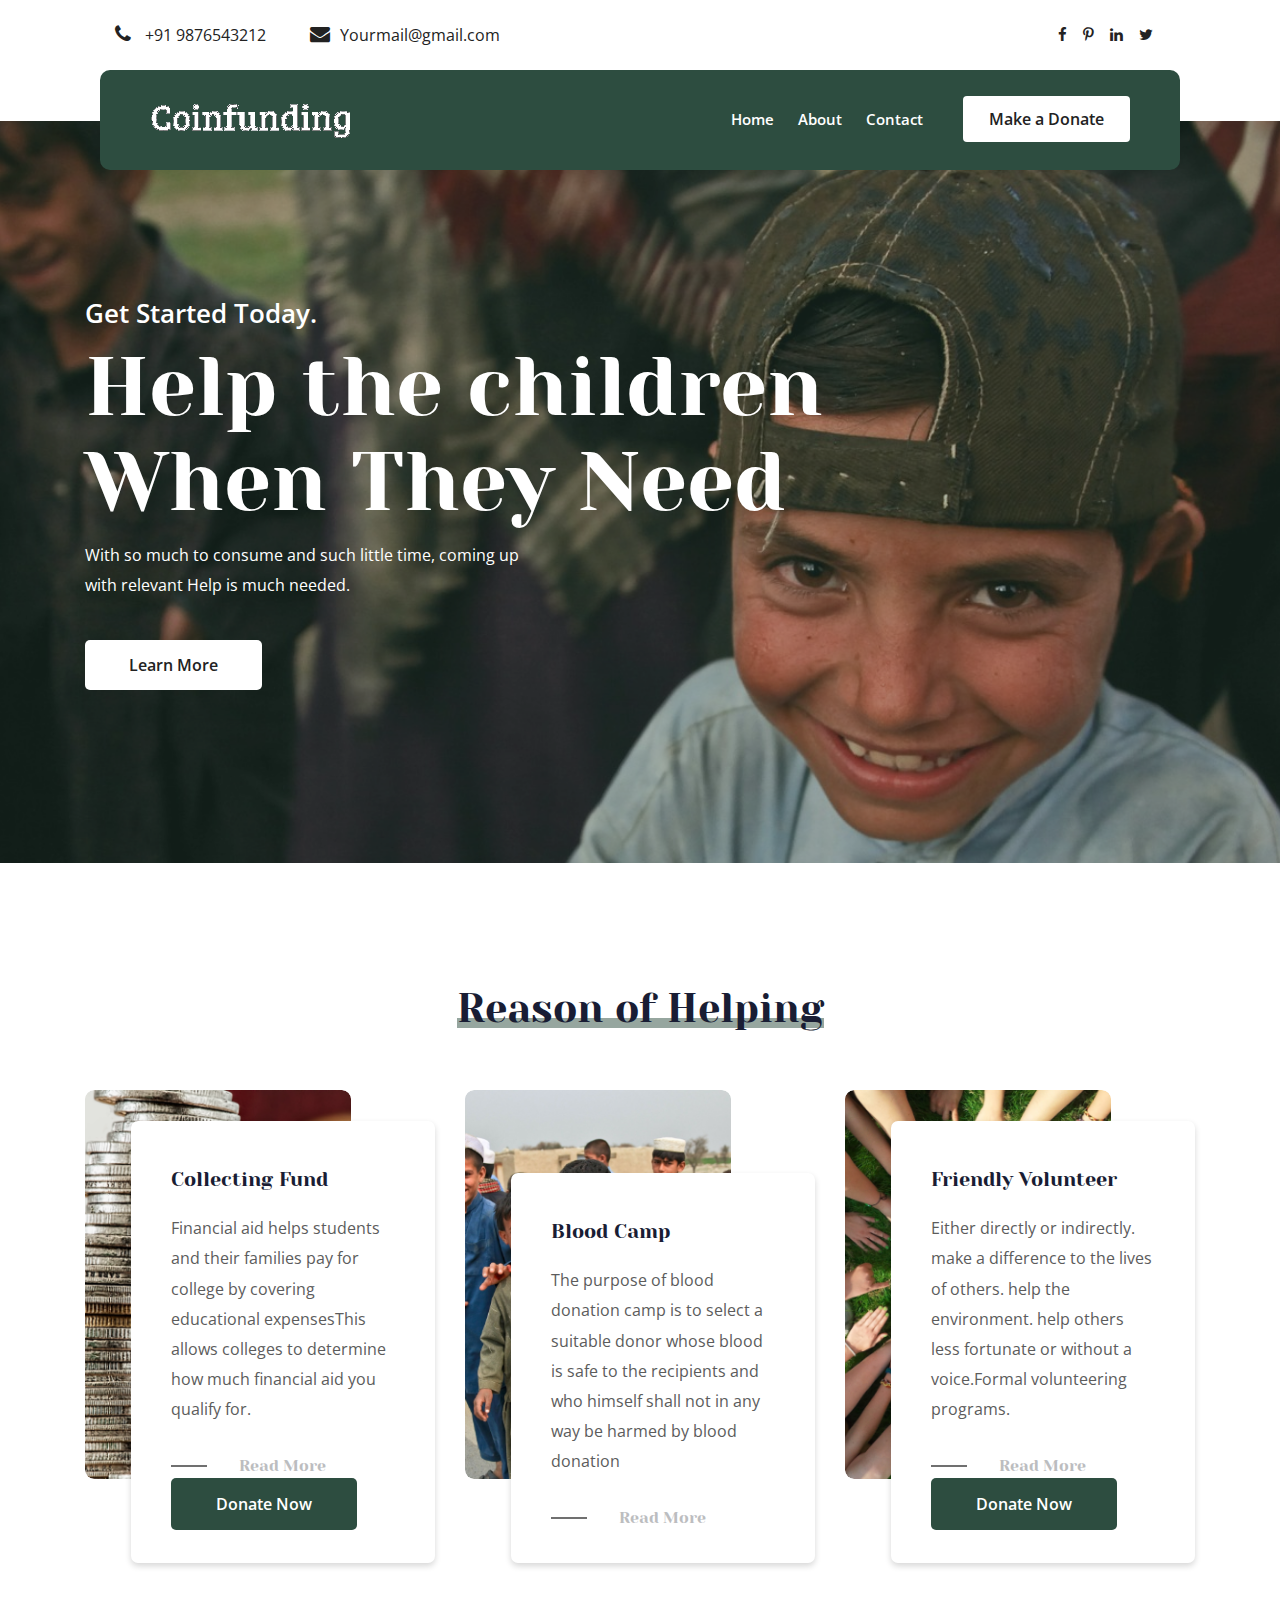
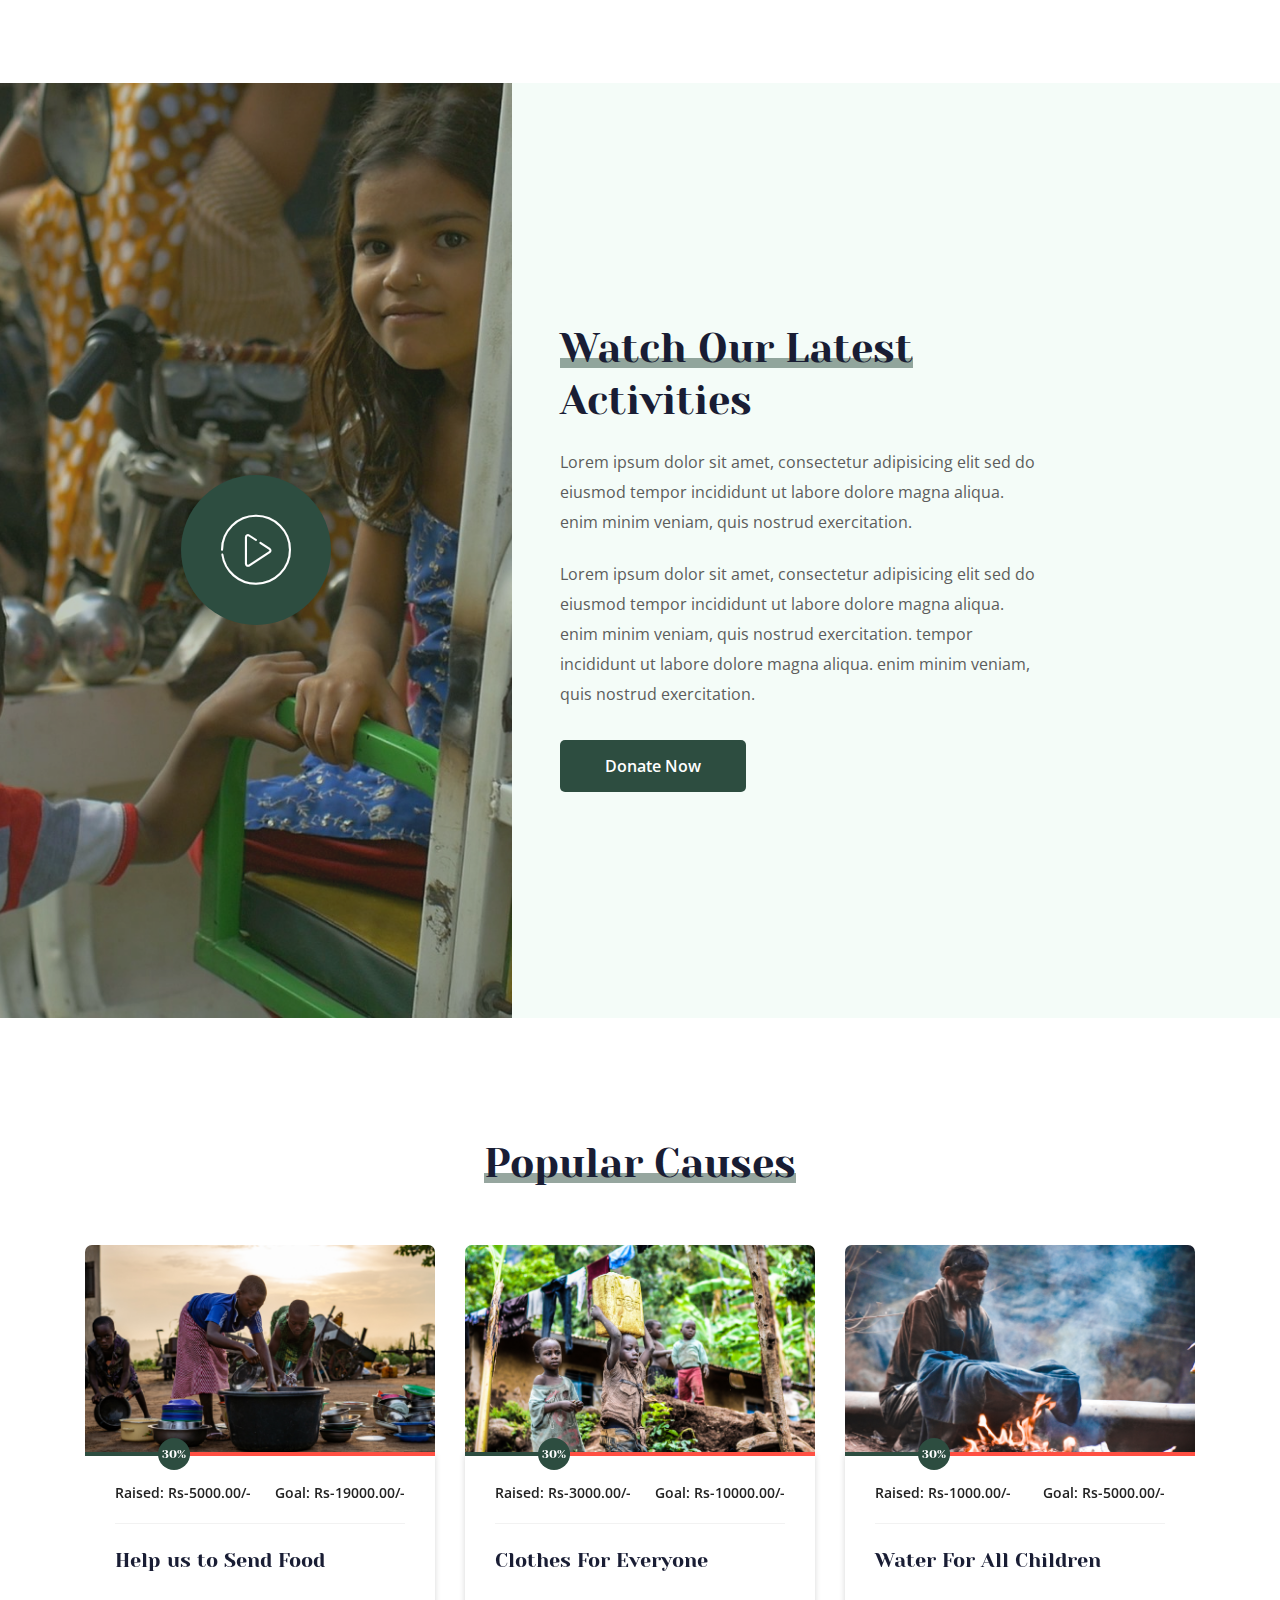
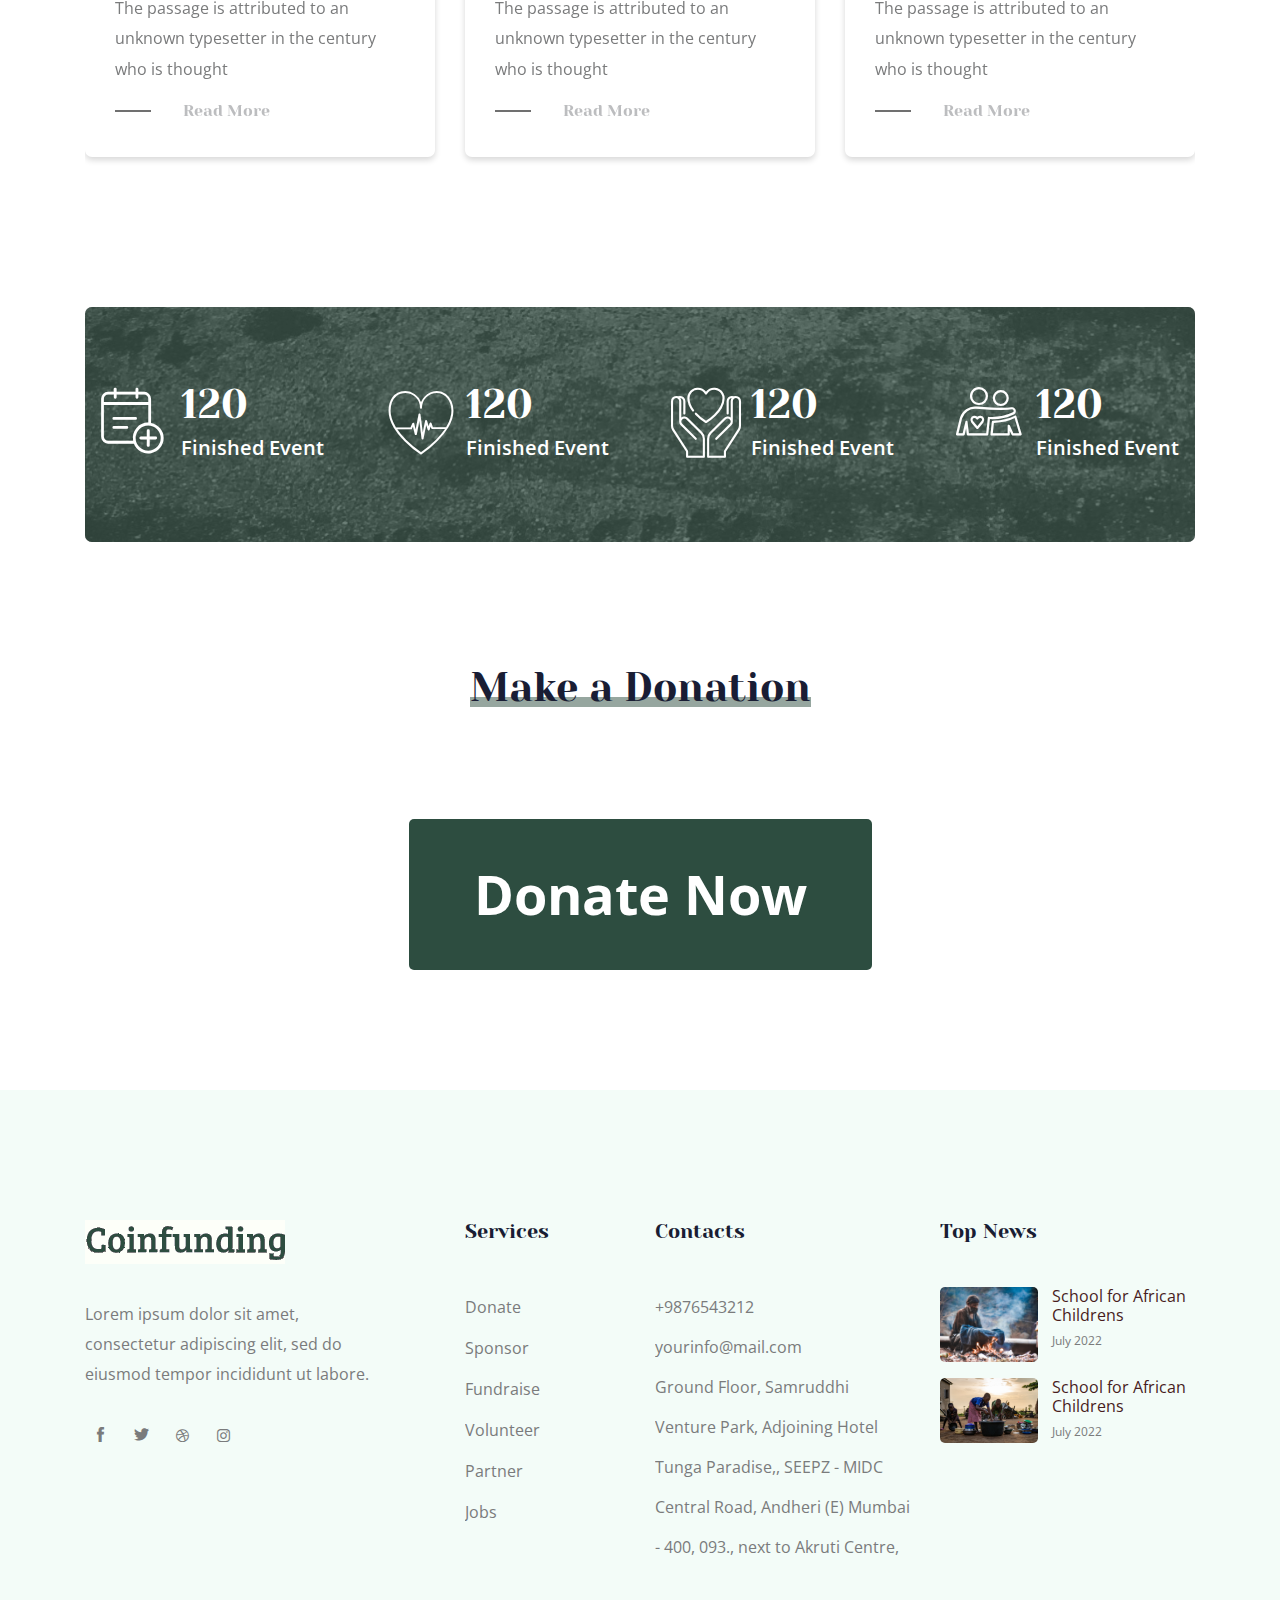
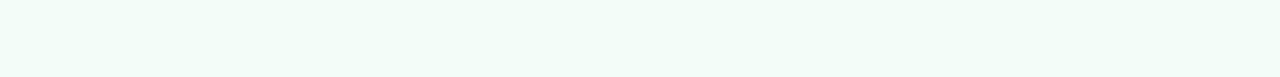
<file: index.html>
<!doctype html>
<html class="no-js" lang="zxx">

<head>
    <meta charset="utf-8">
    <meta http-equiv="x-ua-compatible" content="ie=edge">
    <title>CoinFunding</title>
    <meta name="description" content="">
    <meta name="viewport" content="width=device-width, initial-scale=1">

    <!-- <link rel="manifest" href="site.webmanifest"> -->
    <link rel="shortcut icon" type="image/x-icon" href="/img/l.jpg">
    <!-- Place favicon.ico in the root directory -->

    <!-- CSS here -->
    <link rel="stylesheet" href="css/bootstrap.min.css">
    <link rel="stylesheet" href="css/owl.carousel.min.css">
    <link rel="stylesheet" href="css/magnific-popup.css">
    <link rel="stylesheet" href="css/font-awesome.min.css">
    <link rel="stylesheet" href="css/themify-icons.css">
    <link rel="stylesheet" href="css/nice-select.css">
    <link rel="stylesheet" href="css/flaticon.css">
    <link rel="stylesheet" href="css/gijgo.css">
    <link rel="stylesheet" href="css/animate.css">
    <link rel="stylesheet" href="css/slicknav.css">
    <link rel="stylesheet" href="css/style.css">
    <!-- <link rel="stylesheet" href="css/responsive.css"> -->
</head>

<body>
    <!--[if lte IE 9]>
            <p class="browserupgrade">You are using an <strong>outdated</strong> browser. Please <a href="https://browsehappy.com/">upgrade your browser</a> to improve your experience and security.</p>
        <![endif]-->


    <!-- header-start -->
    <header>
        <div class="header-area ">
            <div class="header-top_area">
                <div class="container-fluid">
                    <div class="row">
                        <div class="col-xl-6 col-md-12 col-lg-8">
                            <div class="short_contact_list">
                                <ul>
                                    <li><a href="#"> <i class="fa fa-phone"></i> +91 9876543212</a></li>
                                    <li><a href="#"> <i class="fa fa-envelope"></i>Yourmail@gmail.com</a></li>
                                </ul>
                            </div>
                        </div>
                        <div class="col-xl-6 col-md-6 col-lg-4">
                            <div class="social_media_links d-none d-lg-block">
                                <a href="#">
                                    <i class="fa fa-facebook"></i>
                                </a>
                                <a href="#">
                                    <i class="fa fa-pinterest-p"></i>
                                </a>
                                <a href="#">
                                    <i class="fa fa-linkedin"></i>
                                </a>
                                <a href="#">
                                    <i class="fa fa-twitter"></i>
                                </a>
                            </div>
                        </div>
                    </div>
                </div>
            </div>
            <div id="sticky-header" class="main-header-area">
                <div class="container-fluid">
                    <div class="row align-items-center">
                        <div class="col-xl-3 col-lg-3">
                            <div class="logo">
                                <a href="index.html">
                                    <img src="img/logo.png" alt="">
                                </a>
                            </div>
                        </div>
                        <div class="col-xl-9 col-lg-9">
                            <div class="main-menu">
                                <nav>
                                    <ul id="navigation">
                                        <li><a href="index.html">home</a></li>
                                        <li><a href="About.html">About</a></li>
                                        <li><a href="contact.html">Contact</a></li>
                                    </ul>
                                </nav>
                                <div class="Appointment">
                                    <div class="book_btn d-none d-lg-block">
                                        <a data-scroll-nav='1' href="https://rzp.io/l/XGeYpF15HI">Make a Donate</a>
                                    </div>
                                </div>
                            </div>
                        </div>
                        <div class="col-12">
                            <div class="mobile_menu d-block d-lg-none"></div>
                        </div>
                    </div>
                </div>
            </div>
        </div>
    </header>
    <!-- header-end -->

    <!-- slider_area_start -->
    <div class="slider_area">
        <div class="single_slider  d-flex align-items-center slider_bg_1 overlay2">
            <div class="container">
                <div class="row">
                    <div class="col-lg-9">
                        <div class="slider_text ">
                            <span>Get Started Today.</span>
                            <h3> Help the children
                                When They Need</h3>
                            <p>With so much to consume and such little time, coming up <br>
                                with relevant Help is much needed.</p>
                            <a href="About.html" class="boxed-btn3">Learn More
                            </a>
                        </div>
                    </div>
                </div>
            </div>
        </div>
    </div>
    <!-- slider_area_end -->

    <!-- reson_area_start  -->
    <div class="reson_area section_padding">
        <div class="container">
            <div class="row justify-content-center">
                <div class="col-lg-6">
                    <div class="section_title text-center mb-55">
                        <h3><span>Reason of Helping</span></h3>
                    </div>
                </div>
            </div>
            <div class="row justify-content-center">
                <div class="col-lg-4 col-md-6">
                    <div class="single_reson">
                        <div class="thum">
                            <div class="thum_1">
                                <img src="img/help/1.png" alt="">
                            </div>
                        </div>
                        <div class="help_content">
                            <h4>Collecting Fund</h4>
                            <p>Financial aid helps students and their families pay for college by covering educational expensesThis allows colleges to determine how much financial aid you qualify for. </p>
                            <a href="#" class="read_more">Read More</a>
                            <a href="https://rzp.io/l/XGeYpF15HI" data-scroll-nav='1' class="boxed-btn4">Donate Now</a>
                        </div>
                    </div>
                </div>
                <div class="col-lg-4 col-md-6">
                    <div class="single_reson">
                        <div class="thum">
                            <div class="thum_1">
                                <img src="img/help/2.png" alt="">
                            </div>
                        </div>
                        <div class="help_content">
                            <h4>Blood Camp</h4>
                            <p>The purpose of blood donation camp is to select a suitable donor whose blood is safe to the recipients and who himself shall not in any way be harmed by blood donation</p>
                            <a href="#" class="read_more">Read More</a>
                            <!-- <a href="#" data-scroll-nav='1' class="boxed-btn4">Donate Now</a> -->
                        </div>
                    </div>
                </div>
                <div class="col-lg-4 col-md-6">
                    <div class="single_reson">
                        <div class="thum">
                            <div class="thum_1">
                                <img src="img/help/3.png" alt="">
                            </div>
                        </div>
                        <div class="help_content">
                            <h4>Friendly Volunteer</h4>
                            <p>Either directly or indirectly. make a difference to the lives of others. help the environment. help others less fortunate or without a voice.Formal volunteering programs.</p>
                            <a href="#" class="read_more">Read More</a>
                            <a href="https://rzp.io/l/XGeYpF15HI" data-scroll-nav='1' class="boxed-btn4">Donate Now</a>
                        </div>
                    </div>
                </div>
            </div>
        </div>
    </div>
    <!-- reson_area_end  -->

    <!-- latest_activites_area_start  -->
    <div class="latest_activites_area">
        <div class=" video_bg_1 video_activite  d-flex align-items-center justify-content-center">
            <a class="popup-video" href="/img/video.mp4">
                <i class="flaticon-ui"></i>
            </a>
        </div>
        <div class="container">
            <div class="row justify-content-end">
                <div class="col-lg-7">
                    <div class="activites_info">
                        <div class="section_title">
                            <h3> <span>Watch Our Latest  </span><br>
                                Activities</h3>
                        </div>
                        <p class="para_1">Lorem ipsum dolor sit amet, consectetur adipisicing elit sed do 
                            eiusmod tempor incididunt  ut labore dolore magna aliqua. 
                            enim minim veniam, quis nostrud exercitation.</p class="para_1">
                        <p class="para_2">Lorem ipsum dolor sit amet, consectetur adipisicing elit sed do 
                            eiusmod tempor incididunt  ut labore dolore magna aliqua. 
                            enim minim veniam, quis nostrud exercitation. tempor 
                            incididunt  ut labore dolore magna aliqua. enim minim 
                            veniam, quis nostrud exercitation.</p>
                        <a href="https://rzp.io/l/XGeYpF15HI" data-scroll-nav='1' class="boxed-btn4">Donate Now</a>
                    </div>
                </div>
            </div>
        </div>
    </div>
    <!-- latest_activites_area_end  -->

    <!-- popular_causes_area_start  -->
    <div class="popular_causes_area section_padding">
        <div class="container">
            <div class="row justify-content-center">
                <div class="col-lg-6">
                    <div class="section_title text-center mb-55">
                        <h3><span>Popular Causes</span></h3>
                    </div>
                </div>
            </div>
            <div class="row">
                <div class="col-lg-12">
                    <div class="causes_active owl-carousel">
                        <div class="single_cause">
                            <div class="thumb">
                                <img src="img/causes/1.png" alt="">
                            </div>
                            <div class="causes_content">
                                <div class="custom_progress_bar">
                                    <div class="progress">
                                        <div class="progress-bar" role="progressbar" style="width: 30%;" aria-valuenow="30" aria-valuemin="0" aria-valuemax="100">
                                            <span class="progres_count">
                                                30%
                                            </span>
                                        </div>
                                      </div>
                                </div>
                                <div class="balance d-flex justify-content-between align-items-center">
                                    <span>Raised: Rs-5000.00/- </span>
                                    <span>Goal: Rs-19000.00/- </span>
                                </div>
                                <h4>Help us to Send Food</h4>
                                <p>The passage is attributed to an 
                                    unknown typesetter in the century 
                                    who is thought</p>
                                <a class="read_more" href="About.html">Read More</a>
                            </div>
                        </div>
                        <div class="single_cause">
                            <div class="thumb">
                                <img src="img/causes/2.png" alt="">
                            </div>
                            <div class="causes_content">
                                <div class="custom_progress_bar">
                                    <div class="progress">
                                        <div class="progress-bar" role="progressbar" style="width: 30%;" aria-valuenow="30" aria-valuemin="0" aria-valuemax="100">
                                            <span class="progres_count">
                                                30%
                                            </span>
                                        </div>
                                      </div>
                                </div>
                                <div class="balance d-flex justify-content-between align-items-center">
                                    <span>Raised: Rs-3000.00/- </span>
                                    <span>Goal: Rs-10000.00/- </span>
                                </div>
                                <h4>Clothes For Everyone</h4>
                                <p>The passage is attributed to an 
                                    unknown typesetter in the century 
                                    who is thought</p>
                                <a class="read_more" href="About.html">Read More</a>
                            </div>
                        </div>
                        <div class="single_cause">
                            <div class="thumb">
                                <img src="img/causes/3.png" alt="">
                            </div>
                            <div class="causes_content">
                                <div class="custom_progress_bar">
                                    <div class="progress">
                                        <div class="progress-bar" role="progressbar" style="width: 30%;" aria-valuenow="30" aria-valuemin="0" aria-valuemax="100">
                                            <span class="progres_count">
                                                30%
                                            </span>
                                        </div>
                                      </div>
                                </div>
                                <div class="balance d-flex justify-content-between align-items-center">
                                    <span>Raised: Rs-1000.00/- </span>
                                    <span>Goal: Rs-5000.00/- </span>
                                </div>
                                <h4>Water For All Children</h4>
                                <p>The passage is attributed to an 
                                    unknown typesetter in the century 
                                    who is thought</p>
                                <a class="read_more" href="About.html">Read More</a>
                            </div>
                        </div>
                        <div class="single_cause">
                            <div class="thumb">
                                <img src="img/causes/1.png" alt="">
                            </div>
                            <div class="causes_content">
                                <div class="custom_progress_bar">
                                    <div class="progress">
                                        <div class="progress-bar" role="progressbar" style="width: 30%;" aria-valuenow="30" aria-valuemin="0" aria-valuemax="100">
                                            <span class="progres_count">
                                                30%
                                            </span>
                                        </div>
                                      </div>
                                </div>
                                <div class="balance d-flex justify-content-between align-items-center">
                                    <span>Raised: RS-2000.00/- </span>
                                    <span>Goal: RS-7000.00/- </span>
                                </div>
                                <h4>Help us to Send Food</h4>
                                <p>The passage is attributed to an 
                                    unknown typesetter in the century 
                                    who is thought</p>
                                <a class="read_more" href="About.html">Read More</a>
                            </div>
                        </div>
                    </div>
                </div>
            </div>
        </div>
    </div>
    <!-- popular_causes_area_end  -->

    <!-- counter_area_start  -->
    <div class="counter_area">
        <div class="container">
            <div class="counter_bg overlay">
                <div class="row">
                    <div class="col-lg-3 col-md-6">
                        <div class="single_counter d-flex align-items-center justify-content-center">
                            <div class="icon">
                                <i class="flaticon-calendar"></i>
                            </div>
                            <div class="events">
                                <h3 class="counter">120</h3>
                                <p>Finished Event</p>
                            </div>
                        </div>
                    </div>
                    <div class="col-lg-3 col-md-6">
                        <div class="single_counter d-flex align-items-center justify-content-center">
                            <div class="icon">
                                <i class="flaticon-heart-beat"></i>
                            </div>
                            <div class="events">
                                <h3 class="counter">120</h3>
                                <p>Finished Event</p>
                            </div>
                        </div>
                    </div>
                    <div class="col-lg-3 col-md-6">
                        <div class="single_counter d-flex align-items-center justify-content-center">
                            <div class="icon">
                                <i class="flaticon-in-love"></i>
                            </div>
                            <div class="events">
                                <h3 class="counter">120</h3>
                                <p>Finished Event</p>
                            </div>
                        </div>
                    </div>
                    <div class="col-lg-3 col-md-6">
                        <div class="single_counter d-flex align-items-center justify-content-center">
                            <div class="icon">
                                <i class="flaticon-hug"></i>
                            </div>
                            <div class="events">
                                <h3 class="counter">120</h3>
                                <p>Finished Event</p>
                            </div>
                        </div>
                    </div>
                </div>
            </div>
        </div>
    </div>
    <!-- counter_area_end  -->

    <div data-scroll-index='1' class="make_donation_area section_padding">
        <div class="container">
            <div class="row justify-content-center">
                <div class="col-lg-6">
                    <div class="section_title text-center mb-55">
                        <h3><span>Make a Donation</span></h3>
                    </div>
                </div>
            </div>
            <div class="row">
                <div class="col-12">
                    <div class="donate_now_btn text-center">
                        <a href="https://rzp.io/l/XGeYpF15HI" class="boxed-btn4" id="box4">Donate Now</a>
                    </div>
                </div>

            </div>
        </div>
    </div>

    <!-- footer_start  -->
    <footer class="footer">
        <div class="footer_top">
            <div class="container">
                <div class="row">
                    <div class="col-xl-4 col-md-6 col-lg-4 ">
                        <div class="footer_widget">
                            <div class="footer_logo">
                                <a href="#">
                                    <img src="img/footer logo.png" alt="">
                                </a>
                            </div>
                            <p class="address_text">Lorem ipsum dolor sit amet, <br> consectetur adipiscing elit, sed do <br> eiusmod tempor incididunt ut labore.
                            </p>
                            <div class="socail_links">
                                <ul>
                                    <li>
                                        <a href="#">
                                            <i class="ti-facebook"></i>
                                        </a>
                                    </li>
                                    <li>
                                        <a href="#">
                                            <i class="ti-twitter-alt"></i>
                                        </a>
                                    </li>
                                    <li>
                                        <a href="#">
                                            <i class="fa fa-dribbble"></i>
                                        </a>
                                    </li>
                                    <li>
                                        <a href="#">
                                            <i class="fa fa-instagram"></i>
                                        </a>
                                    </li>
                                </ul>
                            </div>

                        </div>
                    </div>
                    <div class="col-xl-2 col-md-6 col-lg-2">
                        <div class="footer_widget">
                            <h3 class="footer_title">
                                Services
                            </h3>
                            <ul class="links">
                                <li><a href="https://rzp.io/l/XGeYpF15HI">Donate</a></li>
                                <li><a href="#">Sponsor</a></li>
                                <li><a href="#">Fundraise</a></li>
                                <li><a href="#">Volunteer</a></li>
                                <li><a href="#">Partner</a></li>
                                <li><a href="#">Jobs</a></li>
                            </ul>
                        </div>
                    </div>
                    <div class="col-xl-3 col-md-6 col-lg-3">
                        <div class="footer_widget">
                            <h3 class="footer_title">
                                Contacts
                            </h3>
                            <div class="contacts">
                                <p>+9876543212 <br>
                                    yourinfo@mail.com <br>
                                    Ground Floor, Samruddhi Venture Park, Adjoining Hotel Tunga Paradise,, SEEPZ - MIDC Central Road, Andheri (E) Mumbai - 400, 093., next to Akruti Centre, 
                                </p>
                            </div>
                        </div>
                    </div>
                    <div class="col-xl-3 col-md-6 col-lg-3">
                        <div class="footer_widget">
                            <h3 class="footer_title">
                                Top News
                            </h3>
                            <ul class="news_links">
                                <li>
                                    <div class="thumb">
                                        <a href="#">
                                            <img src="img/news/news_1.png" alt="">
                                        </a>
                                    </div>
                                    <div class="info">
                                        <a href="#">
                                            <h4>School for African 
                                                Childrens</h4>
                                        </a>
                                        <span>July 2022</span>
                                    </div>
                                </li>
                                <li>
                                    <div class="thumb">
                                        <a href="#">
                                            <img src="img/news/news_2.png" alt="">
                                        </a>
                                    </div>
                                    <div class="info">
                                        <a href="#">
                                            <h4>School for African 
                                                Childrens</h4>
                                        </a>
                                        <span>July 2022</span>
                                    </div>
                                </li>
                            </ul>
                        </div>
                    </div>
                </div>
            </div>
        </div>
    </footer>
    <!-- footer_end  -->

    <!-- link that opens popup -->

    <!-- JS here -->
    <script src="js/vendor/modernizr-3.5.0.min.js"></script>
    <script src="js/vendor/jquery-1.12.4.min.js"></script>
    <script src="js/popper.min.js"></script>
    <script src="js/bootstrap.min.js"></script>
    <script src="js/owl.carousel.min.js"></script>
    <script src="js/isotope.pkgd.min.js"></script>
    <script src="js/ajax-form.js"></script>
    <script src="js/waypoints.min.js"></script>
    <script src="js/jquery.counterup.min.js"></script>
    <script src="js/imagesloaded.pkgd.min.js"></script>
    <script src="js/scrollIt.js"></script>
    <script src="js/jquery.scrollUp.min.js"></script>
    <script src="js/wow.min.js"></script>
    <script src="js/nice-select.min.js"></script>
    <script src="js/jquery.slicknav.min.js"></script>
    <script src="js/jquery.magnific-popup.min.js"></script>
    <script src="js/plugins.js"></script>
    <script src="js/gijgo.min.js"></script>
    <!--contact js-->
    <script src="js/contact.js"></script>
    <script src="js/jquery.ajaxchimp.min.js"></script>
    <script src="js/jquery.form.js"></script>
    <script src="js/jquery.validate.min.js"></script>
    <script src="js/mail-script.js"></script>

    <script src="js/main.js"></script>
</body>

</html>
</file>
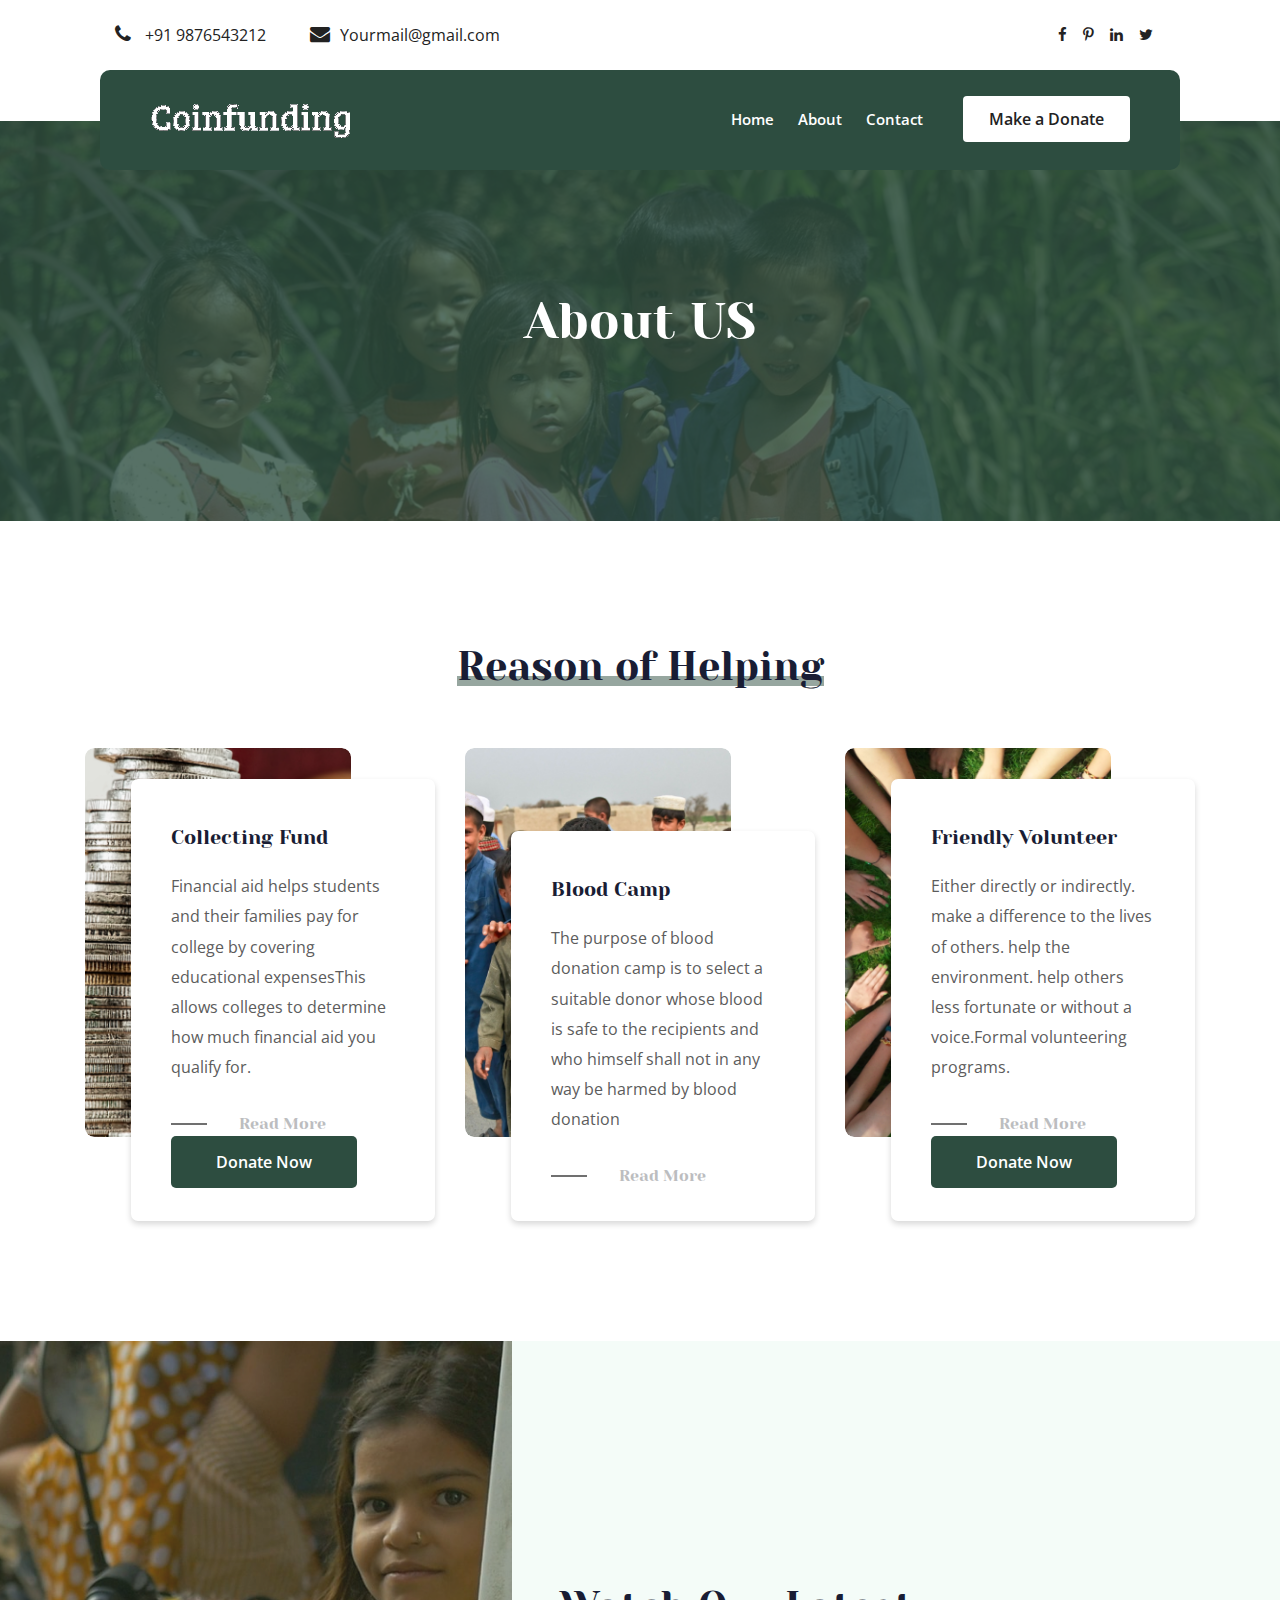
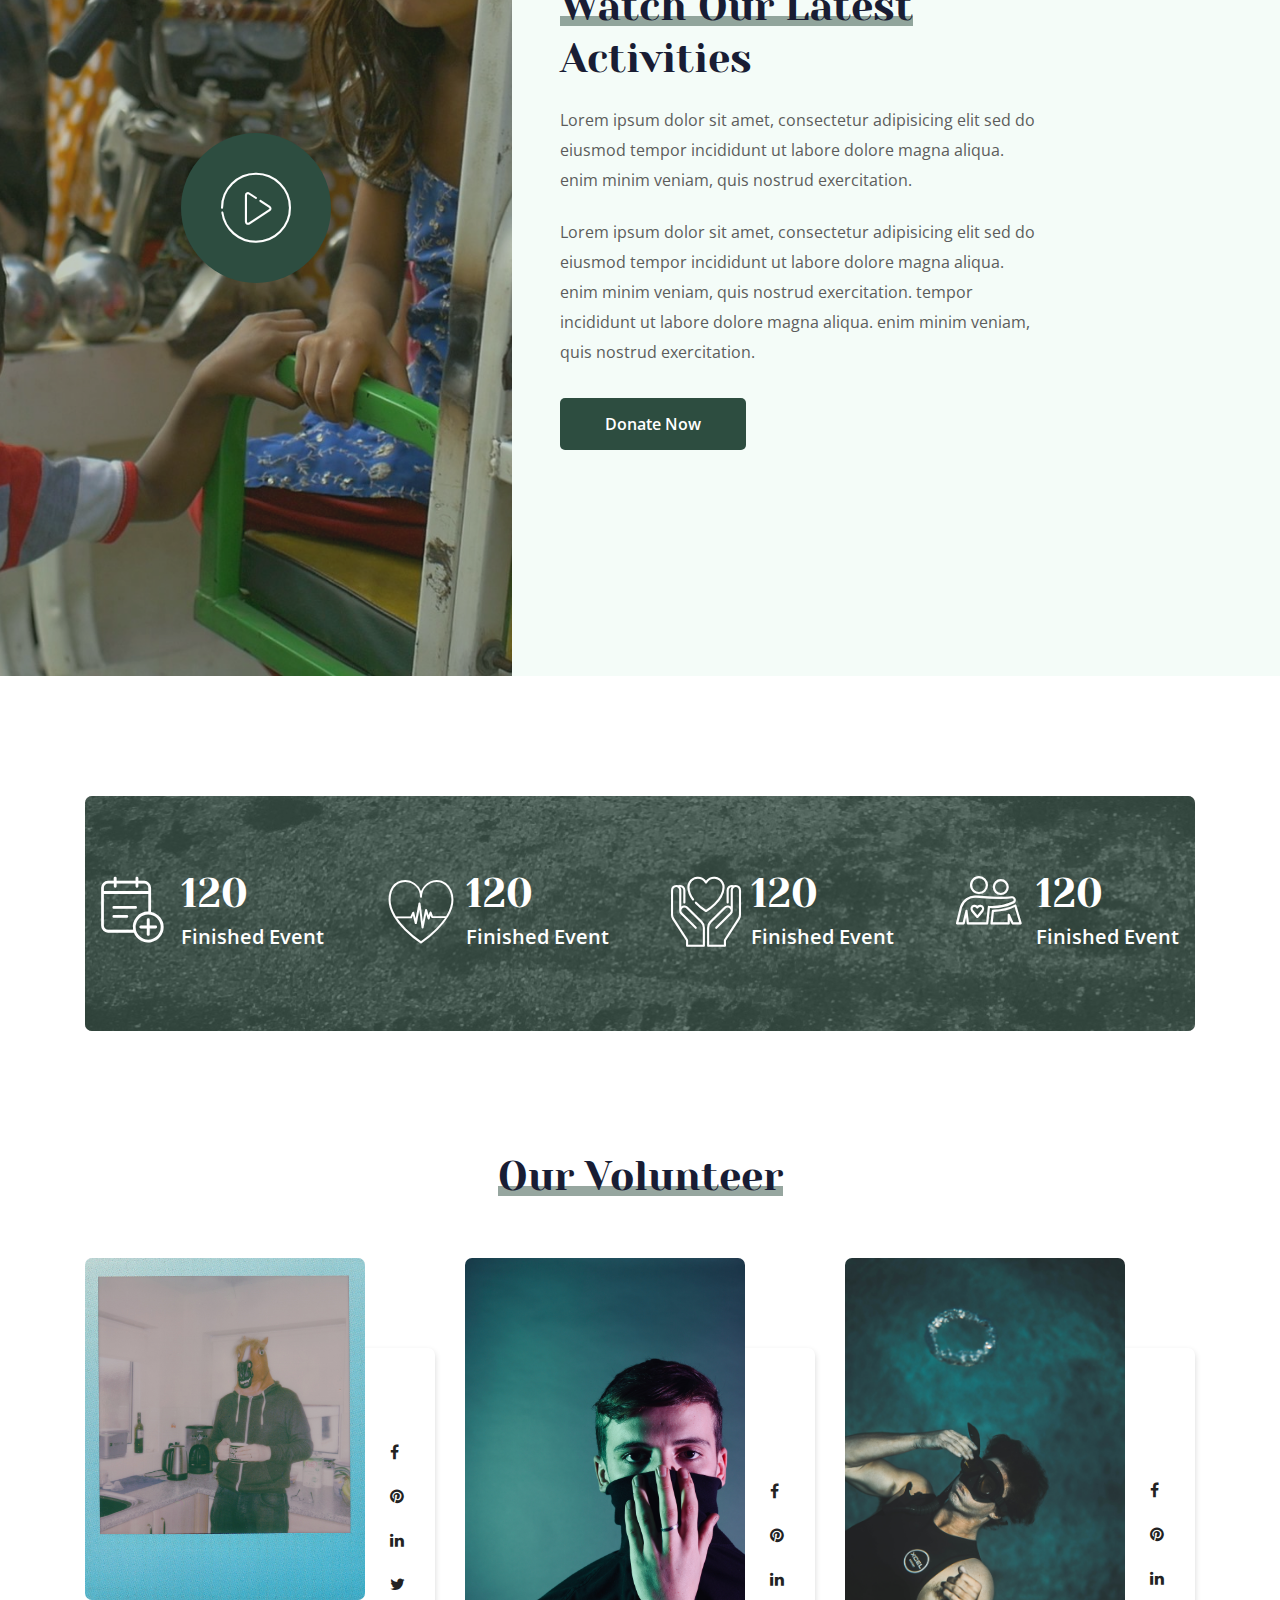
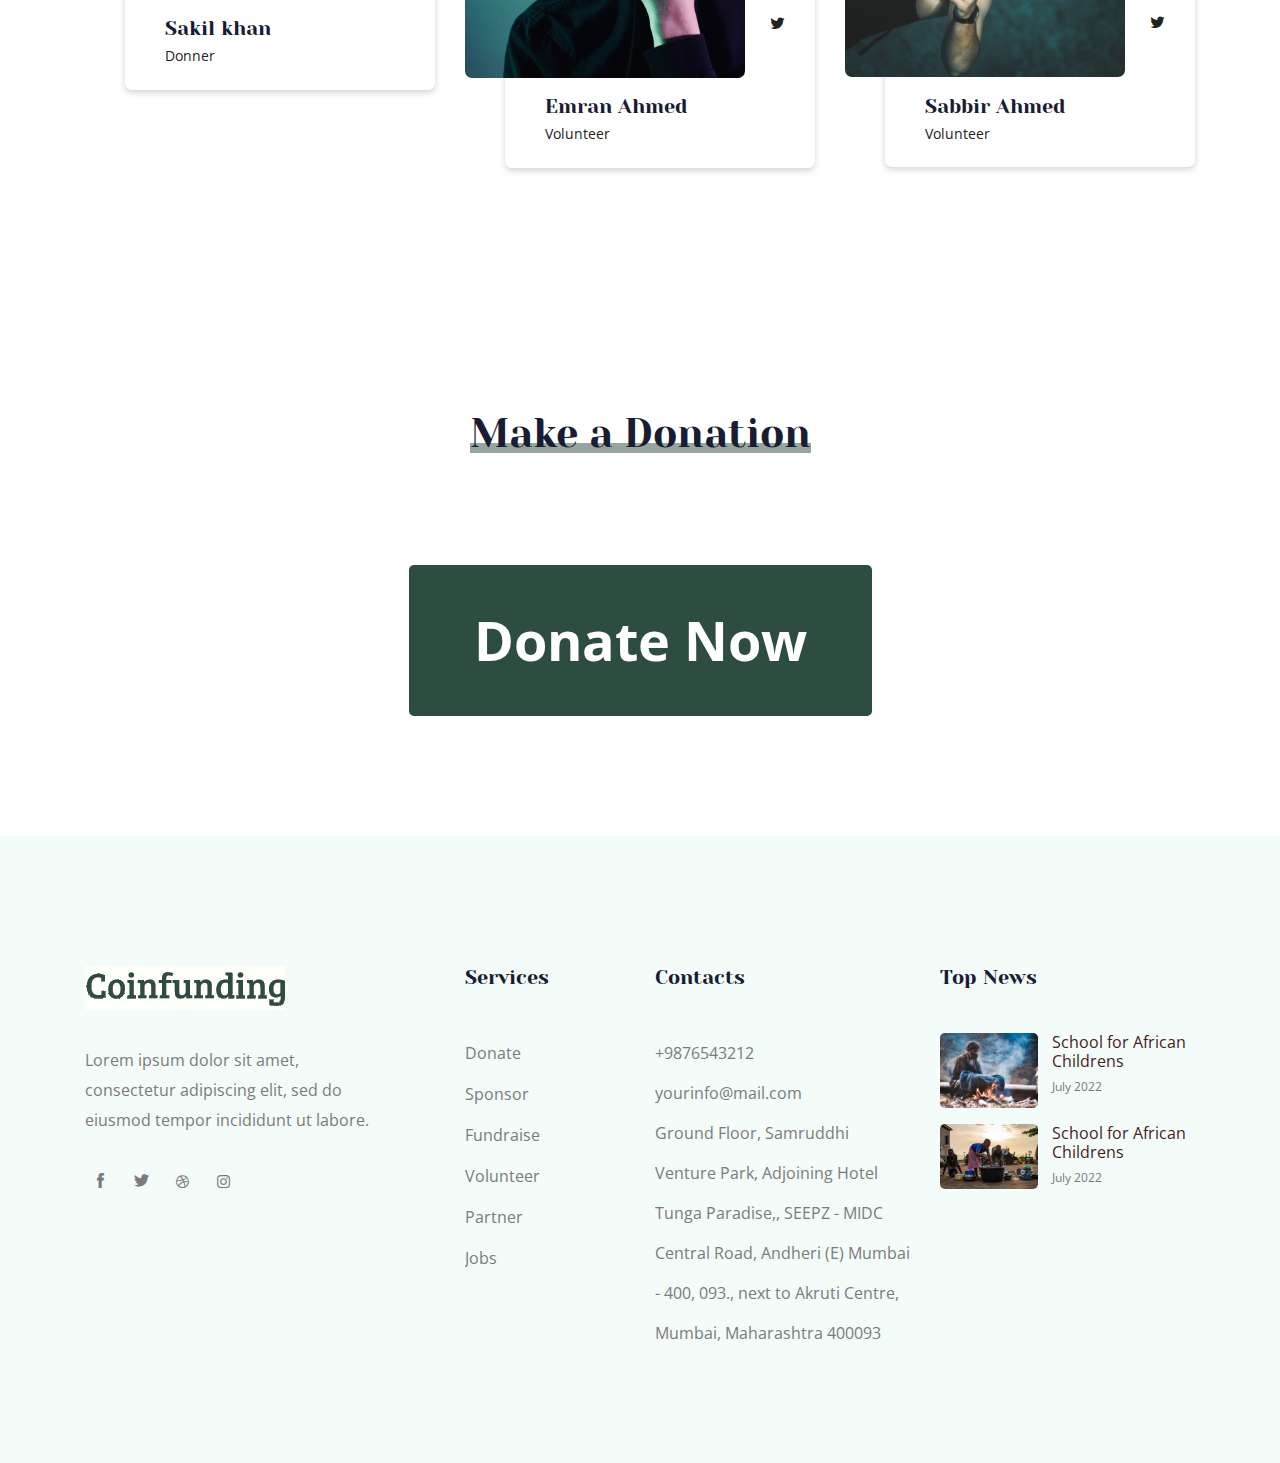
<file: About.html>
<!doctype html>
<html class="no-js" lang="zxx">

<head>
    <meta charset="utf-8">
    <meta http-equiv="x-ua-compatible" content="ie=edge">
    <title>CoinFunding</title>
    <meta name="description" content="">
    <meta name="viewport" content="width=device-width, initial-scale=1">

    <!-- <link rel="manifest" href="site.webmanifest"> -->
    <link rel="shortcut icon" type="image/x-icon" href="/img/l.jpg">
    <!-- Place favicon.ico in the root directory -->

    <!-- CSS here -->
    <link rel="stylesheet" href="css/bootstrap.min.css">
    <link rel="stylesheet" href="css/owl.carousel.min.css">
    <link rel="stylesheet" href="css/magnific-popup.css">
    <link rel="stylesheet" href="css/font-awesome.min.css">
    <link rel="stylesheet" href="css/themify-icons.css">
    <link rel="stylesheet" href="css/nice-select.css">
    <link rel="stylesheet" href="css/flaticon.css">
    <link rel="stylesheet" href="css/gijgo.css">
    <link rel="stylesheet" href="css/animate.css">
    <link rel="stylesheet" href="css/slicknav.css">
    <link rel="stylesheet" href="css/style.css">
    <!-- <link rel="stylesheet" href="css/responsive.css"> -->
</head>

<body>
    <!--[if lte IE 9]>
            <p class="browserupgrade">You are using an <strong>outdated</strong> browser. Please <a href="https://browsehappy.com/">upgrade your browser</a> to improve your experience and security.</p>
        <![endif]-->


    <!-- header-start -->
    <header>
        <div class="header-area ">
            <div class="header-top_area">
                <div class="container-fluid">
                    <div class="row">
                        <div class="col-xl-6 col-md-12 col-lg-8">
                            <div class="short_contact_list">
                                <ul>
                                    <li><a href="#"> <i class="fa fa-phone"></i> +91 9876543212</a></li>
                                    <li><a href="#"> <i class="fa fa-envelope"></i>Yourmail@gmail.com</a></li>
                                </ul>
                            </div>
                        </div>
                        <div class="col-xl-6 col-md-6 col-lg-4">
                            <div class="social_media_links d-none d-lg-block">
                                <a href="#">
                                    <i class="fa fa-facebook"></i>
                                </a>
                                <a href="#">
                                    <i class="fa fa-pinterest-p"></i>
                                </a>
                                <a href="#">
                                    <i class="fa fa-linkedin"></i>
                                </a>
                                <a href="#">
                                    <i class="fa fa-twitter"></i>
                                </a>
                            </div>
                        </div>
                    </div>
                </div>
            </div>
            <div id="sticky-header" class="main-header-area">
                <div class="container-fluid">
                    <div class="row align-items-center">
                        <div class="col-xl-3 col-lg-3">
                            <div class="logo">
                                <a href="index.html">
                                    <img src="img/logo.png" alt="">
                                </a>
                            </div>
                        </div>
                        <div class="col-xl-9 col-lg-9">
                            <div class="main-menu">
                                <nav>
                                    <ul id="navigation">
                                        <li><a href="index.html">home</a></li>
                                        <li><a href="About.html">About</a></li>
                                        <li><a href="contact.html">Contact</a></li>
                                    </ul>
                                </nav>
                                <div class="Appointment">
                                    <div class="book_btn d-none d-lg-block">
                                        <a data-scroll-nav='1' href="https://rzp.io/l/XGeYpF15HI">Make a Donate</a>
                                    </div>
                                </div>
                            </div>
                        </div>
                        <div class="col-12">
                            <div class="mobile_menu d-block d-lg-none"></div>
                        </div>
                    </div>
                </div>
            </div>
        </div>
    </header>
    <!-- header-end -->

    <!-- bradcam_area_start  -->
    <div class="bradcam_area breadcam_bg overlay d-flex align-items-center justify-content-center">
        <div class="container">
            <div class="row">
                <div class="col-xl-12">
                    <div class="bradcam_text text-center">
                        <h3>About US</h3>
                    </div>
                </div>
            </div>
        </div>
    </div>
    <!-- bradcam_area_end  -->

    <!-- reson_area_start  -->
    <div class="reson_area section_padding">
        <div class="container">
            <div class="row justify-content-center">
                <div class="col-lg-6">
                    <div class="section_title text-center mb-55">
                        <h3><span>Reason of Helping</span></h3>
                    </div>
                </div>
            </div>
            <div class="row justify-content-center">
                <div class="col-lg-4 col-md-6">
                    <div class="single_reson">
                        <div class="thum">
                            <div class="thum_1">
                                <img src="img/help/1.png" alt="">
                            </div>
                        </div>
                        <div class="help_content">
                            <h4>Collecting Fund</h4>
                            <p>Financial aid helps students and their families pay for college by covering educational expensesThis allows colleges to determine how much financial aid you qualify for. </p>
                            <a href="#" class="read_more">Read More</a>
                            <a href="https://rzp.io/l/XGeYpF15HI" data-scroll-nav='1' class="boxed-btn4">Donate Now</a>
                        </div>
                    </div>
                </div>
                <div class="col-lg-4 col-md-6">
                    <div class="single_reson">
                        <div class="thum">
                            <div class="thum_1">
                                <img src="img/help/2.png" alt="">
                            </div>
                        </div>
                        <div class="help_content">
                            <h4>Blood Camp</h4>
                            <p>The purpose of blood donation camp is to select a suitable donor whose blood is safe to the recipients and who himself shall not in any way be harmed by blood donation</p>
                            <a href="#" class="read_more">Read More</a>
                            <!-- <a href="#" data-scroll-nav='1' class="boxed-btn4">Donate Now</a> -->
                        </div>
                    </div>
                </div>
                <div class="col-lg-4 col-md-6">
                    <div class="single_reson">
                        <div class="thum">
                            <div class="thum_1">
                                <img src="img/help/3.png" alt="">
                            </div>
                        </div>
                        <div class="help_content">
                            <h4>Friendly Volunteer</h4>
                            <p>Either directly or indirectly. make a difference to the lives of others. help the environment. help others less fortunate or without a voice.Formal volunteering programs.</p>
                            <a href="#" class="read_more">Read More</a>
                            <a href="https://rzp.io/l/XGeYpF15HI" data-scroll-nav='1' class="boxed-btn4">Donate Now</a>
                        </div>
                    </div>
                </div>
            </div>
        </div>
    </div>
    <!-- reson_area_end  -->

    <!-- latest_activites_area_start  -->
    <div class="latest_activites_area">
        <div class=" video_bg_1 video_activite  d-flex align-items-center justify-content-center">
            <a class="popup-video" href="/img/video.mp4">
                <i class="flaticon-ui"></i>
            </a>
        </div>
        <div class="container">
            <div class="row justify-content-end">
                <div class="col-lg-7">
                    <div class="activites_info">
                        <div class="section_title">
                            <h3> <span>Watch Our Latest  </span><br>
                                Activities</h3>
                        </div>
                        <p class="para_1">Lorem ipsum dolor sit amet, consectetur adipisicing elit sed do 
                            eiusmod tempor incididunt  ut labore dolore magna aliqua. 
                            enim minim veniam, quis nostrud exercitation.</p class="para_1">
                        <p class="para_2">Lorem ipsum dolor sit amet, consectetur adipisicing elit sed do 
                            eiusmod tempor incididunt  ut labore dolore magna aliqua. 
                            enim minim veniam, quis nostrud exercitation. tempor 
                            incididunt  ut labore dolore magna aliqua. enim minim 
                            veniam, quis nostrud exercitation.</p>
                        <a href="" data-scroll-nav="1" class="boxed-btn4">Donate Now</a>
                    </div>
                </div>
            </div>
        </div>
    </div>
    <!-- latest_activites_area_end  -->

    <!-- counter_area_start  -->
    <div class="counter_area pt-120">
        <div class="container">
            <div class="counter_bg overlay">
                <div class="row">
                    <div class="col-lg-3 col-md-6">
                        <div class="single_counter d-flex align-items-center justify-content-center">
                            <div class="icon">
                                <i class="flaticon-calendar"></i>
                            </div>
                            <div class="events">
                                <h3 class="counter">120</h3>
                                <p>Finished Event</p>
                            </div>
                        </div>
                    </div>
                    <div class="col-lg-3 col-md-6">
                        <div class="single_counter d-flex align-items-center justify-content-center">
                            <div class="icon">
                                <i class="flaticon-heart-beat"></i>
                            </div>
                            <div class="events">
                                <h3 class="counter">120</h3>
                                <p>Finished Event</p>
                            </div>
                        </div>
                    </div>
                    <div class="col-lg-3 col-md-6">
                        <div class="single_counter d-flex align-items-center justify-content-center">
                            <div class="icon">
                                <i class="flaticon-in-love"></i>
                            </div>
                            <div class="events">
                                <h3 class="counter">120</h3>
                                <p>Finished Event</p>
                            </div>
                        </div>
                    </div>
                    <div class="col-lg-3 col-md-6">
                        <div class="single_counter d-flex align-items-center justify-content-center">
                            <div class="icon">
                                <i class="flaticon-hug"></i>
                            </div>
                            <div class="events">
                                <h3 class="counter">120</h3>
                                <p>Finished Event</p>
                            </div>
                        </div>
                    </div>
                </div>
            </div>
        </div>
    </div>
    <!-- counter_area_end  -->

    <!-- our_volunteer_area_start  -->
    <div class="our_volunteer_area section_padding">
        <div class="container">
            <div class="row justify-content-center">
                <div class="col-lg-6">
                    <div class="section_title text-center mb-55">
                        <h3><span>Our Volunteer</span></h3>
                    </div>
                </div>
            </div>
            <div class="row justify-content-center">
                <div class="col-lg-4 col-md-6">
                    <div class="single_volenteer">
                        <div class="volenteer_thumb">
                            <img src="img/volenteer/1.png" alt="">
                        </div>
                        <div class="voolenteer_info d-flex align-items-end">
                            <div class="social_links">
                                <ul>
                                    <li>
                                        <a href="#"> <i class="fa fa-facebook"></i> </a>
                                    </li>
                                    <li>
                                        <a href="#"> <i class="fa fa-pinterest"></i> </a>
                                    </li>
                                    <li>
                                        <a href="#"> <i class="fa fa-linkedin"></i> </a>
                                    </li>
                                    <li>
                                        <a href="#"> <i class="fa fa-twitter"></i> </a>
                                    </li>
                                </ul>
                            </div>
                            <div class="info_inner">
                                <h4>Sakil khan</h4>
                                <p>Donner</p>
                            </div>
                        </div>
                    </div>
                </div>
                <div class="col-lg-4 col-md-6">
                    <div class="single_volenteer">
                        <div class="volenteer_thumb">
                            <img src="img/volenteer/2.png" alt="">
                        </div>
                        <div class="voolenteer_info d-flex align-items-end">
                            <div class="social_links">
                                <ul>
                                    <li>
                                        <a href="#"> <i class="fa fa-facebook"></i> </a>
                                    </li>
                                    <li>
                                        <a href="#"> <i class="fa fa-pinterest"></i> </a>
                                    </li>
                                    <li>
                                        <a href="#"> <i class="fa fa-linkedin"></i> </a>
                                    </li>
                                    <li>
                                        <a href="#"> <i class="fa fa-twitter"></i> </a>
                                    </li>
                                </ul>
                            </div>
                            <div class="info_inner">
                                <h4>Emran Ahmed</h4>
                                <p>Volunteer</p>
                            </div>
                        </div>
                    </div>
                </div>
                <div class="col-lg-4 col-md-6">
                    <div class="single_volenteer">
                        <div class="volenteer_thumb">
                            <img src="img/volenteer/3.png" alt="">
                        </div>
                        <div class="voolenteer_info d-flex align-items-end">
                            <div class="social_links">
                                <ul>
                                    <li>
                                        <a href="#"> <i class="fa fa-facebook"></i> </a>
                                    </li>
                                    <li>
                                        <a href="#"> <i class="fa fa-pinterest"></i> </a>
                                    </li>
                                    <li>
                                        <a href="#"> <i class="fa fa-linkedin"></i> </a>
                                    </li>
                                    <li>
                                        <a href="#"> <i class="fa fa-twitter"></i> </a>
                                    </li>
                                </ul>
                            </div>
                            <div class="info_inner">
                                <h4>Sabbir Ahmed</h4>
                                <p>Volunteer</p>
                            </div>
                        </div>
                    </div>
                </div>
            </div>
        </div>
    </div>
    <!-- our_volunteer_area_end  -->


    <div data-scroll-index='1' class="make_donation_area section_padding">
        <div class="container">
            <div class="row justify-content-center">
                <div class="col-lg-6">
                    <div class="section_title text-center mb-55">
                        <h3><span>Make a Donation</span></h3>
                    </div>
                </div>
            </div>
            <div class="row">
                <div class="col-12">
                    <div class="donate_now_btn text-center">
                        <a href="https://rzp.io/l/XGeYpF15HI" class="boxed-btn4" id="box4">Donate Now</a>
                    </div>
                </div>

            </div>
        </div>
    </div>


    <!-- footer_start  -->
    <footer class="footer">
        <div class="footer_top">
            <div class="container">
                <div class="row">
                    <div class="col-xl-4 col-md-6 col-lg-4 ">
                        <div class="footer_widget">
                            <div class="footer_logo">
                                <a href="#">
                                    <img src="img/footer logo.png" alt="">
                                </a>
                            </div>
                            <p class="address_text">Lorem ipsum dolor sit amet, <br> consectetur adipiscing elit, sed do <br> eiusmod tempor incididunt ut labore.
                            </p>
                            <div class="socail_links">
                                <ul>
                                    <li>
                                        <a href="#">
                                            <i class="ti-facebook"></i>
                                        </a>
                                    </li>
                                    <li>
                                        <a href="#">
                                            <i class="ti-twitter-alt"></i>
                                        </a>
                                    </li>
                                    <li>
                                        <a href="#">
                                            <i class="fa fa-dribbble"></i>
                                        </a>
                                    </li>
                                    <li>
                                        <a href="#">
                                            <i class="fa fa-instagram"></i>
                                        </a>
                                    </li>
                                </ul>
                            </div>

                        </div>
                    </div>
                    <div class="col-xl-2 col-md-6 col-lg-2">
                        <div class="footer_widget">
                            <h3 class="footer_title">
                                Services
                            </h3>
                            <ul class="links">
                                <li><a href="https://rzp.io/l/XGeYpF15HI">Donate</a></li>
                                <li><a href="#">Sponsor</a></li>
                                <li><a href="#">Fundraise</a></li>
                                <li><a href="#">Volunteer</a></li>
                                <li><a href="#">Partner</a></li>
                                <li><a href="#">Jobs</a></li>
                            </ul>
                        </div>
                    </div>
                    <div class="col-xl-3 col-md-6 col-lg-3">
                        <div class="footer_widget">
                            <h3 class="footer_title">
                                Contacts
                            </h3>
                            <div class="contacts">
                                <p>+9876543212 <br>
                                    yourinfo@mail.com <br>
                                    Ground Floor, Samruddhi Venture Park, Adjoining Hotel Tunga Paradise,, SEEPZ - MIDC Central Road, Andheri (E) Mumbai - 400, 093., next to Akruti Centre, Mumbai, Maharashtra 400093
                                </p>
                            </div>
                        </div>
                    </div>
                    <div class="col-xl-3 col-md-6 col-lg-3">
                        <div class="footer_widget">
                            <h3 class="footer_title">
                                Top News
                            </h3>
                            <ul class="news_links">
                                <li>
                                    <div class="thumb">
                                        <a href="#">
                                            <img src="img/news/news_1.png" alt="">
                                        </a>
                                    </div>
                                    <div class="info">
                                        <a href="#">
                                            <h4>School for African 
                                                Childrens</h4>
                                        </a>
                                        <span>July 2022</span>
                                    </div>
                                </li>
                                <li>
                                    <div class="thumb">
                                        <a href="#">
                                            <img src="img/news/news_2.png" alt="">
                                        </a>
                                    </div>
                                    <div class="info">
                                        <a href="#">
                                            <h4>School for African 
                                                Childrens</h4>
                                        </a>
                                        <span>July 2022</span>
                                    </div>
                                </li>
                            </ul>
                        </div>
                    </div>
                </div>
            </div>
        </div>
    </footer>
    <!-- footer_end  -->

    <!-- link that opens popup -->

    <!-- JS here -->
    <script src="js/vendor/modernizr-3.5.0.min.js"></script>
    <script src="js/vendor/jquery-1.12.4.min.js"></script>
    <script src="js/popper.min.js"></script>
    <script src="js/bootstrap.min.js"></script>
    <script src="js/owl.carousel.min.js"></script>
    <script src="js/isotope.pkgd.min.js"></script>
    <script src="js/ajax-form.js"></script>
    <script src="js/waypoints.min.js"></script>
    <script src="js/jquery.counterup.min.js"></script>
    <script src="js/imagesloaded.pkgd.min.js"></script>
    <script src="js/scrollIt.js"></script>
    <script src="js/jquery.scrollUp.min.js"></script>
    <script src="js/wow.min.js"></script>
    <script src="js/nice-select.min.js"></script>
    <script src="js/jquery.slicknav.min.js"></script>
    <script src="js/jquery.magnific-popup.min.js"></script>
    <script src="js/plugins.js"></script>
    <script src="js/gijgo.min.js"></script>
    <!--contact js-->
    <script src="js/contact.js"></script>
    <script src="js/jquery.ajaxchimp.min.js"></script>
    <script src="js/jquery.form.js"></script>
    <script src="js/jquery.validate.min.js"></script>
    <script src="js/mail-script.js"></script>

    <script src="js/main.js"></script>
</body>

</html>
</file>
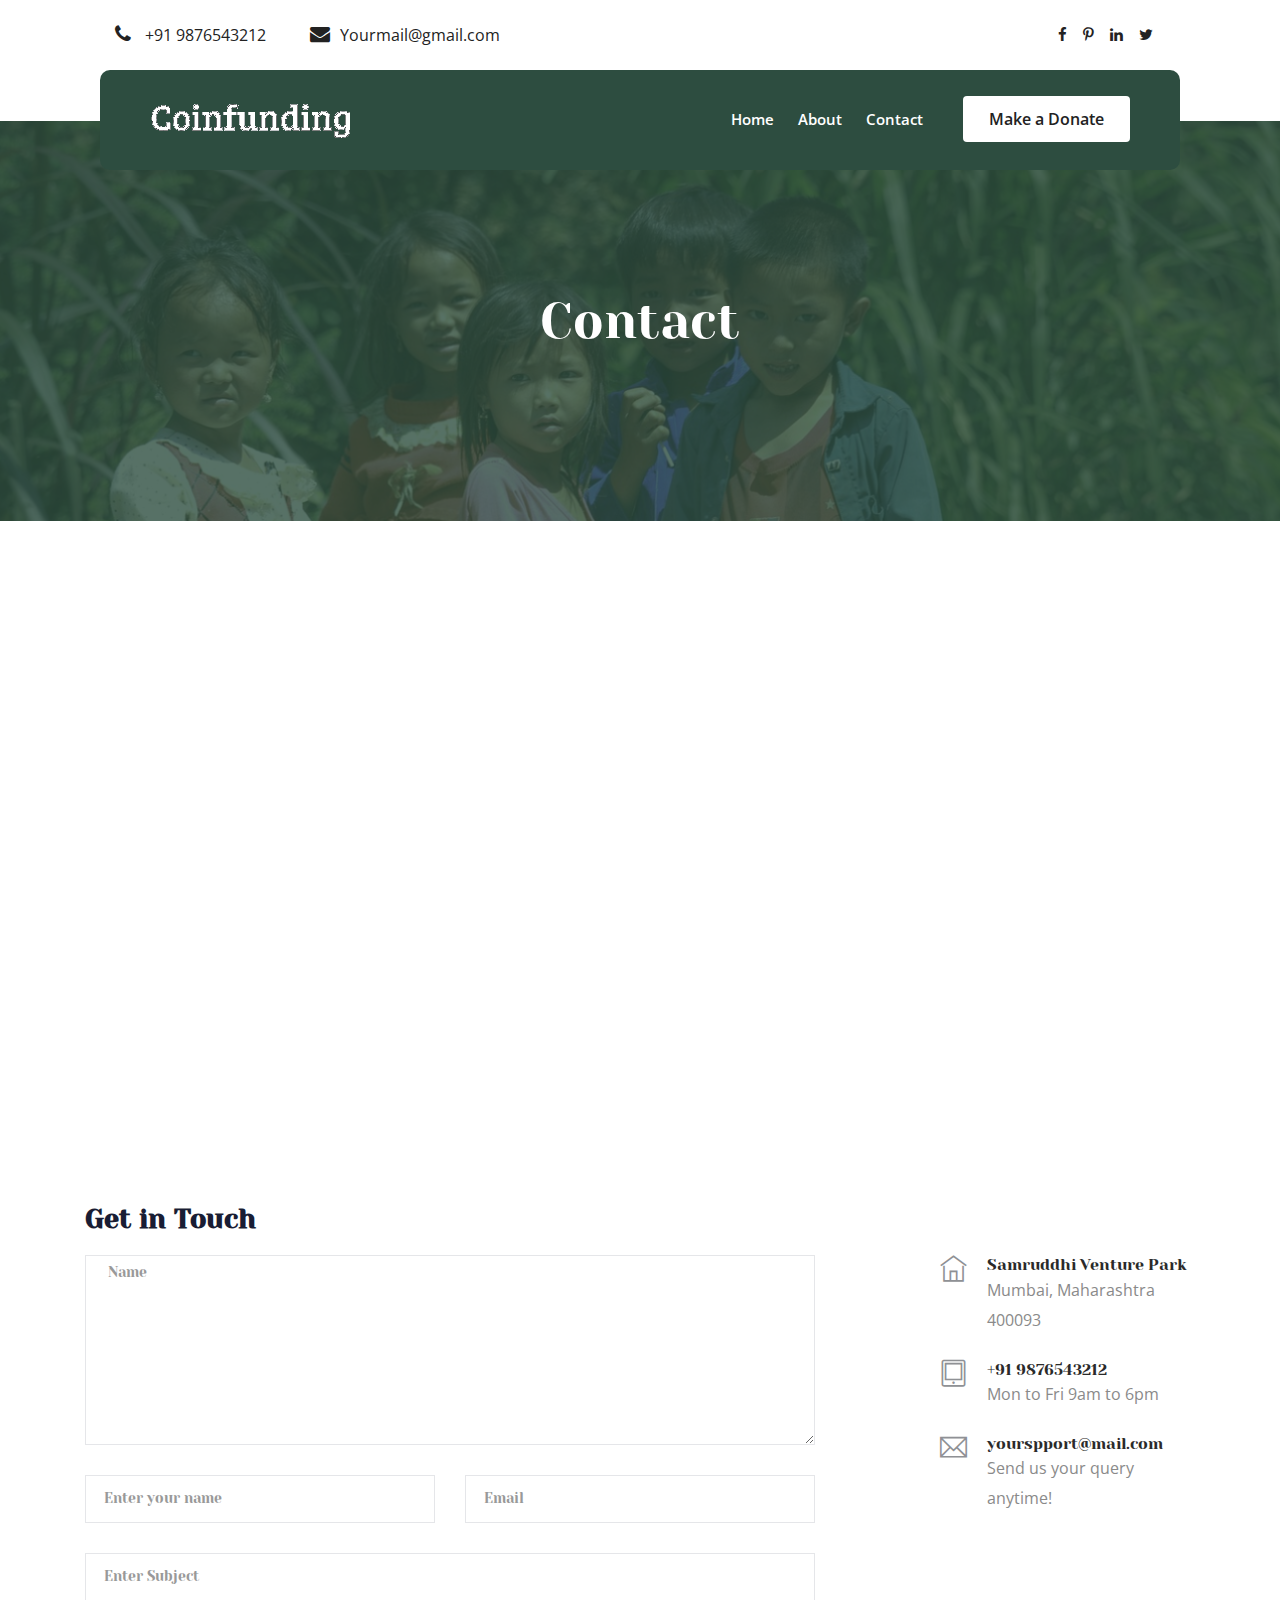
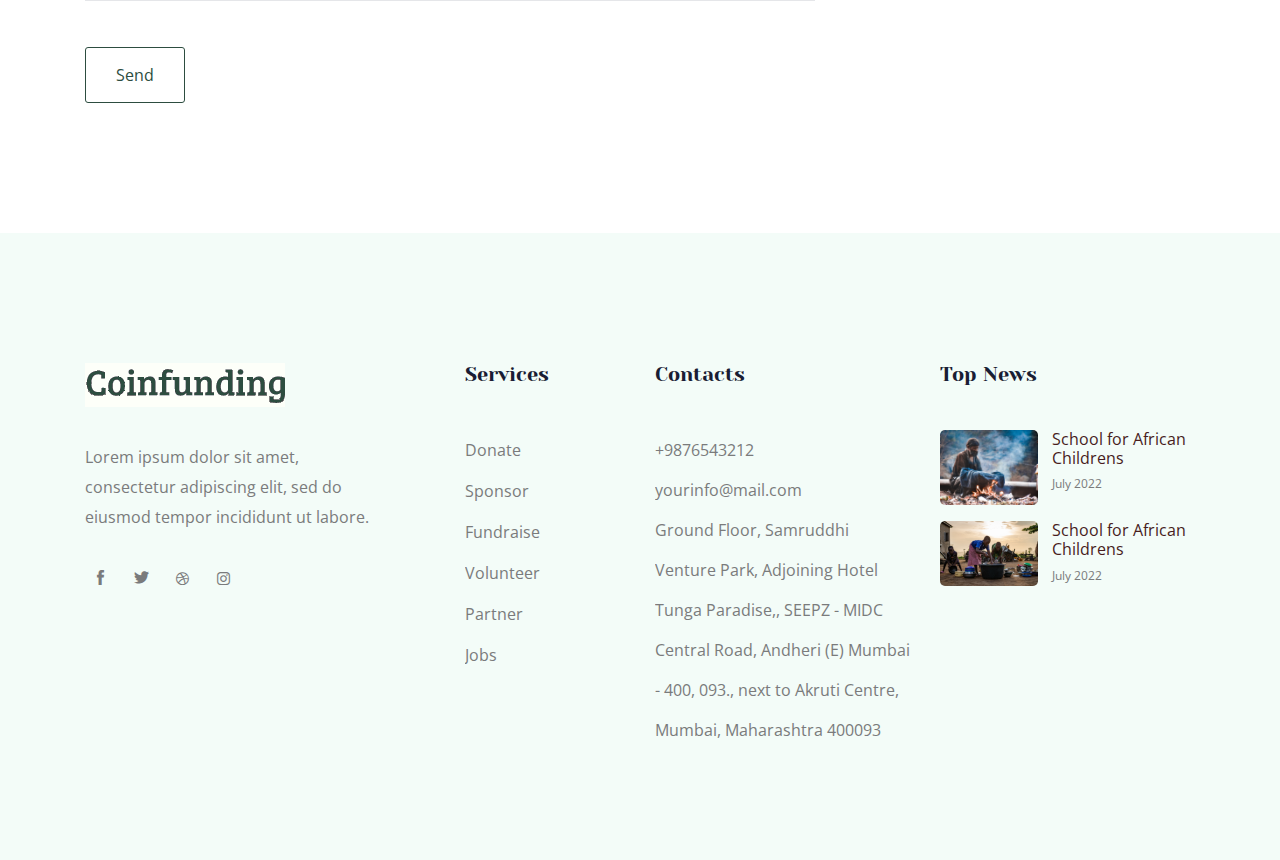
<file: contact.html>
<!doctype html>
<html class="no-js" lang="zxx">

<head>
    <meta charset="utf-8">
    <meta http-equiv="x-ua-compatible" content="ie=edge">
    <title>CoinFunding</title>
    <meta name="description" content="">
    <meta name="viewport" content="width=device-width, initial-scale=1">

    <!-- <link rel="manifest" href="site.webmanifest"> -->
    <link rel="shortcut icon" type="image/x-icon" href="/img/l.jpg">
    <!-- Place favicon.ico in the root directory -->
    <!-- CSS here -->
    <link rel="stylesheet" href="css/bootstrap.min.css">
    <link rel="stylesheet" href="css/owl.carousel.min.css">
    <link rel="stylesheet" href="css/magnific-popup.css">
    <link rel="stylesheet" href="css/font-awesome.min.css">
    <link rel="stylesheet" href="css/themify-icons.css">
    <link rel="stylesheet" href="css/nice-select.css">
    <link rel="stylesheet" href="css/flaticon.css">
    <link rel="stylesheet" href="css/gijgo.css">
    <link rel="stylesheet" href="css/animate.css">
    <link rel="stylesheet" href="css/slicknav.css">
    <link rel="stylesheet" href="css/style.css">
    <!-- <link rel="stylesheet" href="css/responsive.css"> -->
</head>

<body>
    <!--[if lte IE 9]>
            <p class="browserupgrade">You are using an <strong>outdated</strong> browser. Please <a href="https://browsehappy.com/">upgrade your browser</a> to improve your experience and security.</p>
        <![endif]-->


    <!-- header-start -->
    <div class="header-area ">
        <div class="header-top_area">
            <div class="container-fluid">
                <div class="row">
                    <div class="col-xl-6 col-md-12 col-lg-8">
                        <div class="short_contact_list">
                            <ul>
                                <li><a href="#"> <i class="fa fa-phone"></i> +91 9876543212</a></li>
                                <li><a href="#"> <i class="fa fa-envelope"></i>Yourmail@gmail.com</a></li>
                            </ul>
                        </div>
                    </div>
                    <div class="col-xl-6 col-md-6 col-lg-4">
                        <div class="social_media_links d-none d-lg-block">
                            <a href="#">
                                <i class="fa fa-facebook"></i>
                            </a>
                            <a href="#">
                                <i class="fa fa-pinterest-p"></i>
                            </a>
                            <a href="#">
                                <i class="fa fa-linkedin"></i>
                            </a>
                            <a href="#">
                                <i class="fa fa-twitter"></i>
                            </a>
                        </div>
                    </div>
                </div>
            </div>
        </div>
        <div id="sticky-header" class="main-header-area">
            <div class="container-fluid">
                <div class="row align-items-center">
                    <div class="col-xl-3 col-lg-3">
                        <div class="logo">
                            <a href="index.html">
                                <img src="img/logo.png" alt="">
                            </a>
                        </div>
                    </div>
                    <div class="col-xl-9 col-lg-9">
                        <div class="main-menu">
                            <nav>
                                <ul id="navigation">
                                    <li><a href="index.html">home</a></li>
                                    <li><a href="About.html">About</a></li>
                                    <li><a href="contact.html">Contact</a></li>
                                </ul>
                            </nav>
                            <div class="Appointment">
                                <div class="book_btn d-none d-lg-block">
                                    <a data-scroll-nav='1' href="https://rzp.io/l/XGeYpF15HI">Make a Donate</a>
                                </div>
                            </div>
                        </div>
                    </div>
                    <div class="col-12">
                        <div class="mobile_menu d-block d-lg-none"></div>
                    </div>
                </div>
            </div>
        </div>
    </div>
</header>
    <!-- header-end -->

    <!-- bradcam_area_start  -->
    <div class="bradcam_area breadcam_bg overlay d-flex align-items-center justify-content-center">
        <div class="container">
            <div class="row">
                <div class="col-xl-12">
                    <div class="bradcam_text text-center">
                        <h3>Contact</h3>
                    </div>
                </div>
            </div>
        </div>
    </div>
    <!-- bradcam_area_end  -->

    <!-- ================ contact section start ================= -->
    <section class="contact-section">
            <div class="container">
                <div class="d-none d-sm-block mb-5 pb-4">
                    <div id="map" style="height: 480px; position: relative; overflow: hidden;">
                        <div class="map-responsive">

                            <iframe src="https://www.google.com/maps/embed?pb=!1m16!1m12!1m3!1d14882.857545345958!2d72.81608609999999!3d21.16376175!2m3!1f0!2f0!3f0!3m2!1i1024!2i768!4f13.1!2m1!1sgoogle%20map%20api!5e0!3m2!1sen!2sin!4v1658421909764!5m2!1sen!2sin" width="600" height="450" frameborder="0" style="border:0" allowfullscreen></iframe>
                            
                            </div> 
                    </div>
                </div>

    
    
                <div class="row">
                    <div class="col-12">
                        <h2 class="contact-title">Get in Touch</h2>
                    </div>
                    <div class="col-lg-8">
                        <form class="form-contact contact_form" action="contact_process.php" method="post" id="contactForm" novalidate="novalidate">
                            <div class="row">
                                <div class="col-12">
                                    <div class="form-group">
                                        <textarea class="form-control w-100" name="message" id="message" cols="30" rows="9" onfocus="this.placeholder = ''" onblur="this.placeholder = 'Enter Message'" placeholder=" Name"></textarea>
                                    </div>
                                </div>
                                <div class="col-sm-6">
                                    <div class="form-group">
                                        <input class="form-control valid" name="name" id="name" type="text" onfocus="this.placeholder = ''" onblur="this.placeholder = 'Enter your name'" placeholder="Enter your name">
                                    </div>
                                </div>
                                <div class="col-sm-6">
                                    <div class="form-group">
                                        <input class="form-control valid" name="email" id="email" type="email" onfocus="this.placeholder = ''" onblur="this.placeholder = 'Enter email address'" placeholder="Email">
                                    </div>
                                </div>
                                <div class="col-12">
                                    <div class="form-group">
                                        <input class="form-control" name="subject" id="subject" type="text" onfocus="this.placeholder = ''" onblur="this.placeholder = 'Enter Subject'" placeholder="Enter Subject">
                                    </div>
                                </div>
                            </div>
                            <div class="form-group mt-3">
                                <button type="submit" class="button button-contactForm boxed-btn">Send</button>
                            </div>
                        </form>
                    </div>
                    <div class="col-lg-3 offset-lg-1">
                        <div class="media contact-info">
                            <span class="contact-info__icon"><i class="ti-home"></i></span>
                            <div class="media-body">
                                <h3>Samruddhi Venture Park</h3>
                                <p>Mumbai, Maharashtra 400093</p>
                            </div>
                        </div>
                        <div class="media contact-info">
                            <span class="contact-info__icon"><i class="ti-tablet"></i></span>
                            <div class="media-body">
                                <h3>+91 9876543212</h3>
                                <p>Mon to Fri 9am to 6pm</p>
                            </div>
                        </div>
                        <div class="media contact-info">
                            <span class="contact-info__icon"><i class="ti-email"></i></span>
                            <div class="media-body">
                                <h3>yourspport@mail.com</h3>
                                <p>Send us your query anytime!</p>
                            </div>
                        </div>
                    </div>
                </div>
            </div>
        </section>
    <!-- ================ contact section end ================= -->
    

    <!-- footer_start  -->
    <footer class="footer">
        <div class="footer_top">
            <div class="container">
                <div class="row">
                    <div class="col-xl-4 col-md-6 col-lg-4 ">
                        <div class="footer_widget">
                            <div class="footer_logo">
                                <a href="#">
                                    <img src="img/footer logo.png" alt="">
                                </a>
                            </div>
                            <p class="address_text">Lorem ipsum dolor sit amet, <br> consectetur adipiscing elit, sed do <br> eiusmod tempor incididunt ut labore.
                            </p>
                            <div class="socail_links">
                                <ul>
                                    <li>
                                        <a href="#">
                                            <i class="ti-facebook"></i>
                                        </a>
                                    </li>
                                    <li>
                                        <a href="#">
                                            <i class="ti-twitter-alt"></i>
                                        </a>
                                    </li>
                                    <li>
                                        <a href="#">
                                            <i class="fa fa-dribbble"></i>
                                        </a>
                                    </li>
                                    <li>
                                        <a href="#">
                                            <i class="fa fa-instagram"></i>
                                        </a>
                                    </li>
                                </ul>
                            </div>

                        </div>
                    </div>
                    <div class="col-xl-2 col-md-6 col-lg-2">
                        <div class="footer_widget">
                            <h3 class="footer_title">
                                Services
                            </h3>
                            <ul class="links">
                                <li><a href="https://rzp.io/l/XGeYpF15HI">Donate</a></li>
                                <li><a href="#">Sponsor</a></li>
                                <li><a href="#">Fundraise</a></li>
                                <li><a href="#">Volunteer</a></li>
                                <li><a href="#">Partner</a></li>
                                <li><a href="#">Jobs</a></li>
                            </ul>
                        </div>
                    </div>
                    <div class="col-xl-3 col-md-6 col-lg-3">
                        <div class="footer_widget">
                            <h3 class="footer_title">
                                Contacts
                            </h3>
                            <div class="contacts">
                                <p>+9876543212 <br>
                                    yourinfo@mail.com <br>
                                    Ground Floor, Samruddhi Venture Park, Adjoining Hotel Tunga Paradise,, SEEPZ - MIDC Central Road, Andheri (E) Mumbai - 400, 093., next to Akruti Centre, Mumbai, Maharashtra 400093
                                </p>
                            </div>
                        </div>
                    </div>
                    <div class="col-xl-3 col-md-6 col-lg-3">
                        <div class="footer_widget">
                            <h3 class="footer_title">
                                Top News
                            </h3>
                            <ul class="news_links">
                                <li>
                                    <div class="thumb">
                                        <a href="#">
                                            <img src="img/news/news_1.png" alt="">
                                        </a>
                                    </div>
                                    <div class="info">
                                        <a href="#">
                                            <h4>School for African 
                                                Childrens</h4>
                                        </a>
                                        <span>July 2022</span>
                                    </div>
                                </li>
                                <li>
                                    <div class="thumb">
                                        <a href="#">
                                            <img src="img/news/news_2.png" alt="">
                                        </a>
                                    </div>
                                    <div class="info">
                                        <a href="#">
                                            <h4>School for African 
                                                Childrens</h4>
                                        </a>
                                        <span>July 2022</span>
                                    </div>
                                </li>
                            </ul>
                        </div>
                    </div>
                </div>
            </div>
        </div>
    </footer>
    <!-- footer_end  -->
    
        <!-- JS here -->
        <script src="js/vendor/modernizr-3.5.0.min.js"></script>
        <script src="js/vendor/jquery-1.12.4.min.js"></script>
        <script src="js/popper.min.js"></script>
        <script src="js/bootstrap.min.js"></script>
        <script src="js/owl.carousel.min.js"></script>
        <script src="js/isotope.pkgd.min.js"></script>
        <script src="js/ajax-form.js"></script>
        <script src="js/waypoints.min.js"></script>
        <script src="js/jquery.counterup.min.js"></script>
        <script src="js/imagesloaded.pkgd.min.js"></script>
        <script src="js/scrollIt.js"></script>
        <script src="js/jquery.scrollUp.min.js"></script>
        <script src="js/wow.min.js"></script>
        <script src="js/nice-select.min.js"></script>
        <script src="js/jquery.slicknav.min.js"></script>
        <script src="js/jquery.magnific-popup.min.js"></script>
        <script src="js/plugins.js"></script>
        <script src="js/gijgo.min.js"></script>
    
        <!--contact js-->
        <script src="js/contact.js"></script>
        <script src="js/jquery.ajaxchimp.min.js"></script>
        <script src="js/jquery.form.js"></script>
        <script src="js/jquery.validate.min.js"></script>
        <script src="js/mail-script.js"></script>
    
        <script src="js/main.js"></script>
        <script>
            $('#datepicker').datepicker({
                iconsLibrary: 'fontawesome',
                icons: {
                 rightIcon: '<span class="fa fa-caret-down"></span>'
             }
            });
            $('#datepicker2').datepicker({
                iconsLibrary: 'fontawesome',
                icons: {
                 rightIcon: '<span class="fa fa-caret-down"></span>'
             }
    
            });
        </script>
    </body>
    
    </html>
</file>
<file: css/themify-icons.css>
@font-face {
	font-family: 'themify';
	src:url('../fonts/themify.eot?-fvbane');
	src:url('../fonts/themify.eot?#iefix-fvbane') format('embedded-opentype'),
		url('../fonts/themify.woff?-fvbane') format('woff'),
		url('../fonts/themify.ttf?-fvbane') format('truetype'),
		url('../fonts/themify.svg?-fvbane#themify') format('svg');
	font-weight: normal;
	font-style: normal;
}

[class^="ti-"], [class*=" ti-"] {
	font-family: 'themify';
	/* speak: none; */
	font-style: normal;
	font-weight: normal;
	font-variant: normal;
	text-transform: none;
	line-height: 1;

	/* Better Font Rendering =========== */
	-webkit-font-smoothing: antialiased;
	-moz-osx-font-smoothing: grayscale;
}

.ti-wand:before {
	content: "\e600";
}
.ti-volume:before {
	content: "\e601";
}
.ti-user:before {
	content: "\e602";
}
.ti-unlock:before {
	content: "\e603";
}
.ti-unlink:before {
	content: "\e604";
}
.ti-trash:before {
	content: "\e605";
}
.ti-thought:before {
	content: "\e606";
}
.ti-target:before {
	content: "\e607";
}
.ti-tag:before {
	content: "\e608";
}
.ti-tablet:before {
	content: "\e609";
}
.ti-star:before {
	content: "\e60a";
}
.ti-spray:before {
	content: "\e60b";
}
.ti-signal:before {
	content: "\e60c";
}
.ti-shopping-cart:before {
	content: "\e60d";
}
.ti-shopping-cart-full:before {
	content: "\e60e";
}
.ti-settings:before {
	content: "\e60f";
}
.ti-search:before {
	content: "\e610";
}
.ti-zoom-in:before {
	content: "\e611";
}
.ti-zoom-out:before {
	content: "\e612";
}
.ti-cut:before {
	content: "\e613";
}
.ti-ruler:before {
	content: "\e614";
}
.ti-ruler-pencil:before {
	content: "\e615";
}
.ti-ruler-alt:before {
	content: "\e616";
}
.ti-bookmark:before {
	content: "\e617";
}
.ti-bookmark-alt:before {
	content: "\e618";
}
.ti-reload:before {
	content: "\e619";
}
.ti-plus:before {
	content: "\e61a";
}
.ti-pin:before {
	content: "\e61b";
}
.ti-pencil:before {
	content: "\e61c";
}
.ti-pencil-alt:before {
	content: "\e61d";
}
.ti-paint-roller:before {
	content: "\e61e";
}
.ti-paint-bucket:before {
	content: "\e61f";
}
.ti-na:before {
	content: "\e620";
}
.ti-mobile:before {
	content: "\e621";
}
.ti-minus:before {
	content: "\e622";
}
.ti-medall:before {
	content: "\e623";
}
.ti-medall-alt:before {
	content: "\e624";
}
.ti-marker:before {
	content: "\e625";
}
.ti-marker-alt:before {
	content: "\e626";
}
.ti-arrow-up:before {
	content: "\e627";
}
.ti-arrow-right:before {
	content: "\e628";
}
.ti-arrow-left:before {
	content: "\e629";
}
.ti-arrow-down:before {
	content: "\e62a";
}
.ti-lock:before {
	content: "\e62b";
}
.ti-location-arrow:before {
	content: "\e62c";
}
.ti-link:before {
	content: "\e62d";
}
.ti-layout:before {
	content: "\e62e";
}
.ti-layers:before {
	content: "\e62f";
}
.ti-layers-alt:before {
	content: "\e630";
}
.ti-key:before {
	content: "\e631";
}
.ti-import:before {
	content: "\e632";
}
.ti-image:before {
	content: "\e633";
}
.ti-heart:before {
	content: "\e634";
}
.ti-heart-broken:before {
	content: "\e635";
}
.ti-hand-stop:before {
	content: "\e636";
}
.ti-hand-open:before {
	content: "\e637";
}
.ti-hand-drag:before {
	content: "\e638";
}
.ti-folder:before {
	content: "\e639";
}
.ti-flag:before {
	content: "\e63a";
}
.ti-flag-alt:before {
	content: "\e63b";
}
.ti-flag-alt-2:before {
	content: "\e63c";
}
.ti-eye:before {
	content: "\e63d";
}
.ti-export:before {
	content: "\e63e";
}
.ti-exchange-vertical:before {
	content: "\e63f";
}
.ti-desktop:before {
	content: "\e640";
}
.ti-cup:before {
	content: "\e641";
}
.ti-crown:before {
	content: "\e642";
}
.ti-comments:before {
	content: "\e643";
}
.ti-comment:before {
	content: "\e644";
}
.ti-comment-alt:before {
	content: "\e645";
}
.ti-close:before {
	content: "\e646";
}
.ti-clip:before {
	content: "\e647";
}
.ti-angle-up:before {
	content: "\e648";
}
.ti-angle-right:before {
	content: "\e649";
}
.ti-angle-left:before {
	content: "\e64a";
}
.ti-angle-down:before {
	content: "\e64b";
}
.ti-check:before {
	content: "\e64c";
}
.ti-check-box:before {
	content: "\e64d";
}
.ti-camera:before {
	content: "\e64e";
}
.ti-announcement:before {
	content: "\e64f";
}
.ti-brush:before {
	content: "\e650";
}
.ti-briefcase:before {
	content: "\e651";
}
.ti-bolt:before {
	content: "\e652";
}
.ti-bolt-alt:before {
	content: "\e653";
}
.ti-blackboard:before {
	content: "\e654";
}
.ti-bag:before {
	content: "\e655";
}
.ti-move:before {
	content: "\e656";
}
.ti-arrows-vertical:before {
	content: "\e657";
}
.ti-arrows-horizontal:before {
	content: "\e658";
}
.ti-fullscreen:before {
	content: "\e659";
}
.ti-arrow-top-right:before {
	content: "\e65a";
}
.ti-arrow-top-left:before {
	content: "\e65b";
}
.ti-arrow-circle-up:before {
	content: "\e65c";
}
.ti-arrow-circle-right:before {
	content: "\e65d";
}
.ti-arrow-circle-left:before {
	content: "\e65e";
}
.ti-arrow-circle-down:before {
	content: "\e65f";
}
.ti-angle-double-up:before {
	content: "\e660";
}
.ti-angle-double-right:before {
	content: "\e661";
}
.ti-angle-double-left:before {
	content: "\e662";
}
.ti-angle-double-down:before {
	content: "\e663";
}
.ti-zip:before {
	content: "\e664";
}
.ti-world:before {
	content: "\e665";
}
.ti-wheelchair:before {
	content: "\e666";
}
.ti-view-list:before {
	content: "\e667";
}
.ti-view-list-alt:before {
	content: "\e668";
}
.ti-view-grid:before {
	content: "\e669";
}
.ti-uppercase:before {
	content: "\e66a";
}
.ti-upload:before {
	content: "\e66b";
}
.ti-underline:before {
	content: "\e66c";
}
.ti-truck:before {
	content: "\e66d";
}
.ti-timer:before {
	content: "\e66e";
}
.ti-ticket:before {
	content: "\e66f";
}
.ti-thumb-up:before {
	content: "\e670";
}
.ti-thumb-down:before {
	content: "\e671";
}
.ti-text:before {
	content: "\e672";
}
.ti-stats-up:before {
	content: "\e673";
}
.ti-stats-down:before {
	content: "\e674";
}
.ti-split-v:before {
	content: "\e675";
}
.ti-split-h:before {
	content: "\e676";
}
.ti-smallcap:before {
	content: "\e677";
}
.ti-shine:before {
	content: "\e678";
}
.ti-shift-right:before {
	content: "\e679";
}
.ti-shift-left:before {
	content: "\e67a";
}
.ti-shield:before {
	content: "\e67b";
}
.ti-notepad:before {
	content: "\e67c";
}
.ti-server:before {
	content: "\e67d";
}
.ti-quote-right:before {
	content: "\e67e";
}
.ti-quote-left:before {
	content: "\e67f";
}
.ti-pulse:before {
	content: "\e680";
}
.ti-printer:before {
	content: "\e681";
}
.ti-power-off:before {
	content: "\e682";
}
.ti-plug:before {
	content: "\e683";
}
.ti-pie-chart:before {
	content: "\e684";
}
.ti-paragraph:before {
	content: "\e685";
}
.ti-panel:before {
	content: "\e686";
}
.ti-package:before {
	content: "\e687";
}
.ti-music:before {
	content: "\e688";
}
.ti-music-alt:before {
	content: "\e689";
}
.ti-mouse:before {
	content: "\e68a";
}
.ti-mouse-alt:before {
	content: "\e68b";
}
.ti-money:before {
	content: "\e68c";
}
.ti-microphone:before {
	content: "\e68d";
}
.ti-menu:before {
	content: "\e68e";
}
.ti-menu-alt:before {
	content: "\e68f";
}
.ti-map:before {
	content: "\e690";
}
.ti-map-alt:before {
	content: "\e691";
}
.ti-loop:before {
	content: "\e692";
}
.ti-location-pin:before {
	content: "\e693";
}
.ti-list:before {
	content: "\e694";
}
.ti-light-bulb:before {
	content: "\e695";
}
.ti-Italic:before {
	content: "\e696";
}
.ti-info:before {
	content: "\e697";
}
.ti-infinite:before {
	content: "\e698";
}
.ti-id-badge:before {
	content: "\e699";
}
.ti-hummer:before {
	content: "\e69a";
}
.ti-home:before {
	content: "\e69b";
}
.ti-help:before {
	content: "\e69c";
}
.ti-headphone:before {
	content: "\e69d";
}
.ti-harddrives:before {
	content: "\e69e";
}
.ti-harddrive:before {
	content: "\e69f";
}
.ti-gift:before {
	content: "\e6a0";
}
.ti-game:before {
	content: "\e6a1";
}
.ti-filter:before {
	content: "\e6a2";
}
.ti-files:before {
	content: "\e6a3";
}
.ti-file:before {
	content: "\e6a4";
}
.ti-eraser:before {
	content: "\e6a5";
}
.ti-envelope:before {
	content: "\e6a6";
}
.ti-download:before {
	content: "\e6a7";
}
.ti-direction:before {
	content: "\e6a8";
}
.ti-direction-alt:before {
	content: "\e6a9";
}
.ti-dashboard:before {
	content: "\e6aa";
}
.ti-control-stop:before {
	content: "\e6ab";
}
.ti-control-shuffle:before {
	content: "\e6ac";
}
.ti-control-play:before {
	content: "\e6ad";
}
.ti-control-pause:before {
	content: "\e6ae";
}
.ti-control-forward:before {
	content: "\e6af";
}
.ti-control-backward:before {
	content: "\e6b0";
}
.ti-cloud:before {
	content: "\e6b1";
}
.ti-cloud-up:before {
	content: "\e6b2";
}
.ti-cloud-down:before {
	content: "\e6b3";
}
.ti-clipboard:before {
	content: "\e6b4";
}
.ti-car:before {
	content: "\e6b5";
}
.ti-calendar:before {
	content: "\e6b6";
}
.ti-book:before {
	content: "\e6b7";
}
.ti-bell:before {
	content: "\e6b8";
}
.ti-basketball:before {
	content: "\e6b9";
}
.ti-bar-chart:before {
	content: "\e6ba";
}
.ti-bar-chart-alt:before {
	content: "\e6bb";
}
.ti-back-right:before {
	content: "\e6bc";
}
.ti-back-left:before {
	content: "\e6bd";
}
.ti-arrows-corner:before {
	content: "\e6be";
}
.ti-archive:before {
	content: "\e6bf";
}
.ti-anchor:before {
	content: "\e6c0";
}
.ti-align-right:before {
	content: "\e6c1";
}
.ti-align-left:before {
	content: "\e6c2";
}
.ti-align-justify:before {
	content: "\e6c3";
}
.ti-align-center:before {
	content: "\e6c4";
}
.ti-alert:before {
	content: "\e6c5";
}
.ti-alarm-clock:before {
	content: "\e6c6";
}
.ti-agenda:before {
	content: "\e6c7";
}
.ti-write:before {
	content: "\e6c8";
}
.ti-window:before {
	content: "\e6c9";
}
.ti-widgetized:before {
	content: "\e6ca";
}
.ti-widget:before {
	content: "\e6cb";
}
.ti-widget-alt:before {
	content: "\e6cc";
}
.ti-wallet:before {
	content: "\e6cd";
}
.ti-video-clapper:before {
	content: "\e6ce";
}
.ti-video-camera:before {
	content: "\e6cf";
}
.ti-vector:before {
	content: "\e6d0";
}
.ti-themify-logo:before {
	content: "\e6d1";
}
.ti-themify-favicon:before {
	content: "\e6d2";
}
.ti-themify-favicon-alt:before {
	content: "\e6d3";
}
.ti-support:before {
	content: "\e6d4";
}
.ti-stamp:before {
	content: "\e6d5";
}
.ti-split-v-alt:before {
	content: "\e6d6";
}
.ti-slice:before {
	content: "\e6d7";
}
.ti-shortcode:before {
	content: "\e6d8";
}
.ti-shift-right-alt:before {
	content: "\e6d9";
}
.ti-shift-left-alt:before {
	content: "\e6da";
}
.ti-ruler-alt-2:before {
	content: "\e6db";
}
.ti-receipt:before {
	content: "\e6dc";
}
.ti-pin2:before {
	content: "\e6dd";
}
.ti-pin-alt:before {
	content: "\e6de";
}
.ti-pencil-alt2:before {
	content: "\e6df";
}
.ti-palette:before {
	content: "\e6e0";
}
.ti-more:before {
	content: "\e6e1";
}
.ti-more-alt:before {
	content: "\e6e2";
}
.ti-microphone-alt:before {
	content: "\e6e3";
}
.ti-magnet:before {
	content: "\e6e4";
}
.ti-line-double:before {
	content: "\e6e5";
}
.ti-line-dotted:before {
	content: "\e6e6";
}
.ti-line-dashed:before {
	content: "\e6e7";
}
.ti-layout-width-full:before {
	content: "\e6e8";
}
.ti-layout-width-default:before {
	content: "\e6e9";
}
.ti-layout-width-default-alt:before {
	content: "\e6ea";
}
.ti-layout-tab:before {
	content: "\e6eb";
}
.ti-layout-tab-window:before {
	content: "\e6ec";
}
.ti-layout-tab-v:before {
	content: "\e6ed";
}
.ti-layout-tab-min:before {
	content: "\e6ee";
}
.ti-layout-slider:before {
	content: "\e6ef";
}
.ti-layout-slider-alt:before {
	content: "\e6f0";
}
.ti-layout-sidebar-right:before {
	content: "\e6f1";
}
.ti-layout-sidebar-none:before {
	content: "\e6f2";
}
.ti-layout-sidebar-left:before {
	content: "\e6f3";
}
.ti-layout-placeholder:before {
	content: "\e6f4";
}
.ti-layout-menu:before {
	content: "\e6f5";
}
.ti-layout-menu-v:before {
	content: "\e6f6";
}
.ti-layout-menu-separated:before {
	content: "\e6f7";
}
.ti-layout-menu-full:before {
	content: "\e6f8";
}
.ti-layout-media-right-alt:before {
	content: "\e6f9";
}
.ti-layout-media-right:before {
	content: "\e6fa";
}
.ti-layout-media-overlay:before {
	content: "\e6fb";
}
.ti-layout-media-overlay-alt:before {
	content: "\e6fc";
}
.ti-layout-media-overlay-alt-2:before {
	content: "\e6fd";
}
.ti-layout-media-left-alt:before {
	content: "\e6fe";
}
.ti-layout-media-left:before {
	content: "\e6ff";
}
.ti-layout-media-center-alt:before {
	content: "\e700";
}
.ti-layout-media-center:before {
	content: "\e701";
}
.ti-layout-list-thumb:before {
	content: "\e702";
}
.ti-layout-list-thumb-alt:before {
	content: "\e703";
}
.ti-layout-list-post:before {
	content: "\e704";
}
.ti-layout-list-large-image:before {
	content: "\e705";
}
.ti-layout-line-solid:before {
	content: "\e706";
}
.ti-layout-grid4:before {
	content: "\e707";
}
.ti-layout-grid3:before {
	content: "\e708";
}
.ti-layout-grid2:before {
	content: "\e709";
}
.ti-layout-grid2-thumb:before {
	content: "\e70a";
}
.ti-layout-cta-right:before {
	content: "\e70b";
}
.ti-layout-cta-left:before {
	content: "\e70c";
}
.ti-layout-cta-center:before {
	content: "\e70d";
}
.ti-layout-cta-btn-right:before {
	content: "\e70e";
}
.ti-layout-cta-btn-left:before {
	content: "\e70f";
}
.ti-layout-column4:before {
	content: "\e710";
}
.ti-layout-column3:before {
	content: "\e711";
}
.ti-layout-column2:before {
	content: "\e712";
}
.ti-layout-accordion-separated:before {
	content: "\e713";
}
.ti-layout-accordion-merged:before {
	content: "\e714";
}
.ti-layout-accordion-list:before {
	content: "\e715";
}
.ti-ink-pen:before {
	content: "\e716";
}
.ti-info-alt:before {
	content: "\e717";
}
.ti-help-alt:before {
	content: "\e718";
}
.ti-headphone-alt:before {
	content: "\e719";
}
.ti-hand-point-up:before {
	content: "\e71a";
}
.ti-hand-point-right:before {
	content: "\e71b";
}
.ti-hand-point-left:before {
	content: "\e71c";
}
.ti-hand-point-down:before {
	content: "\e71d";
}
.ti-gallery:before {
	content: "\e71e";
}
.ti-face-smile:before {
	content: "\e71f";
}
.ti-face-sad:before {
	content: "\e720";
}
.ti-credit-card:before {
	content: "\e721";
}
.ti-control-skip-forward:before {
	content: "\e722";
}
.ti-control-skip-backward:before {
	content: "\e723";
}
.ti-control-record:before {
	content: "\e724";
}
.ti-control-eject:before {
	content: "\e725";
}
.ti-comments-smiley:before {
	content: "\e726";
}
.ti-brush-alt:before {
	content: "\e727";
}
.ti-youtube:before {
	content: "\e728";
}
.ti-vimeo:before {
	content: "\e729";
}
.ti-twitter:before {
	content: "\e72a";
}
.ti-time:before {
	content: "\e72b";
}
.ti-tumblr:before {
	content: "\e72c";
}
.ti-skype:before {
	content: "\e72d";
}
.ti-share:before {
	content: "\e72e";
}
.ti-share-alt:before {
	content: "\e72f";
}
.ti-rocket:before {
	content: "\e730";
}
.ti-pinterest:before {
	content: "\e731";
}
.ti-new-window:before {
	content: "\e732";
}
.ti-microsoft:before {
	content: "\e733";
}
.ti-list-ol:before {
	content: "\e734";
}
.ti-linkedin:before {
	content: "\e735";
}
.ti-layout-sidebar-2:before {
	content: "\e736";
}
.ti-layout-grid4-alt:before {
	content: "\e737";
}
.ti-layout-grid3-alt:before {
	content: "\e738";
}
.ti-layout-grid2-alt:before {
	content: "\e739";
}
.ti-layout-column4-alt:before {
	content: "\e73a";
}
.ti-layout-column3-alt:before {
	content: "\e73b";
}
.ti-layout-column2-alt:before {
	content: "\e73c";
}
.ti-instagram:before {
	content: "\e73d";
}
.ti-google:before {
	content: "\e73e";
}
.ti-github:before {
	content: "\e73f";
}
.ti-flickr:before {
	content: "\e740";
}
.ti-facebook:before {
	content: "\e741";
}
.ti-dropbox:before {
	content: "\e742";
}
.ti-dribbble:before {
	content: "\e743";
}
.ti-apple:before {
	content: "\e744";
}
.ti-android:before {
	content: "\e745";
}
.ti-save:before {
	content: "\e746";
}
.ti-save-alt:before {
	content: "\e747";
}
.ti-yahoo:before {
	content: "\e748";
}
.ti-wordpress:before {
	content: "\e749";
}
.ti-vimeo-alt:before {
	content: "\e74a";
}
.ti-twitter-alt:before {
	content: "\e74b";
}
.ti-tumblr-alt:before {
	content: "\e74c";
}
.ti-trello:before {
	content: "\e74d";
}
.ti-stack-overflow:before {
	content: "\e74e";
}
.ti-soundcloud:before {
	content: "\e74f";
}
.ti-sharethis:before {
	content: "\e750";
}
.ti-sharethis-alt:before {
	content: "\e751";
}
.ti-reddit:before {
	content: "\e752";
}
.ti-pinterest-alt:before {
	content: "\e753";
}
.ti-microsoft-alt:before {
	content: "\e754";
}
.ti-linux:before {
	content: "\e755";
}
.ti-jsfiddle:before {
	content: "\e756";
}
.ti-joomla:before {
	content: "\e757";
}
.ti-html5:before {
	content: "\e758";
}
.ti-flickr-alt:before {
	content: "\e759";
}
.ti-email:before {
	content: "\e75a";
}
.ti-drupal:before {
	content: "\e75b";
}
.ti-dropbox-alt:before {
	content: "\e75c";
}
.ti-css3:before {
	content: "\e75d";
}
.ti-rss:before {
	content: "\e75e";
}
.ti-rss-alt:before {
	content: "\e75f";
}
</file>
<file: css/nice-select.css>
.nice-select {
  -webkit-tap-highlight-color: transparent;
  background-color: #fff;
  border-radius: 5px;
  border: solid 1px #e8e8e8;
  box-sizing: border-box;
  clear: both;
  cursor: pointer;
  display: block;
  float: left;
  font-family: inherit;
  font-size: 14px;
  font-weight: normal;
  height: 42px;
  line-height: 40px;
  outline: none;
  padding-left: 18px;
  padding-right: 30px;
  position: relative;
  text-align: left !important;
  -webkit-transition: all 0.2s ease-in-out;
  transition: all 0.2s ease-in-out;
  -webkit-user-select: none;
     -moz-user-select: none;
      -ms-user-select: none;
          user-select: none;
  white-space: nowrap;
  width: auto; }
  .nice-select:hover {
    border-color: #dbdbdb; }
  .nice-select:active, .nice-select.open, .nice-select:focus {
    border-color: #999; }


  .nice-select.disabled {
    border-color: #ededed;
    color: #999;
    pointer-events: none; }
    .nice-select.disabled:after {
      border-color: #cccccc; }
  .nice-select.wide {
    width: 100%; }
    .nice-select.wide .list {
      left: 0 !important;
      right: 0 !important; }
  .nice-select.right {
    float: right; }
    .nice-select.right .list {
      left: auto;
      right: 0; }
  .nice-select.small {
    font-size: 12px;
    height: 36px;
    line-height: 34px; }
    .nice-select.small:after {
      height: 4px;
      width: 4px; }
    .nice-select.small .option {
      line-height: 34px;
      min-height: 34px; }
  .nice-select .list {
    background-color: #fff;
    border-radius: 5px;
    box-shadow: 0 0 0 1px rgba(68, 68, 68, 0.11);
    box-sizing: border-box;
    margin-top: 4px;
    opacity: 0;
    overflow: hidden;
    padding: 0;
    pointer-events: none;
    position: absolute;
    top: 100%;
    left: 0;
    -webkit-transform-origin: 50% 0;
        -ms-transform-origin: 50% 0;
            transform-origin: 50% 0;
    -webkit-transform: scale(0.75) translateY(-21px);
        -ms-transform: scale(0.75) translateY(-21px);
            transform: scale(0.75) translateY(-21px);
    -webkit-transition: all 0.2s cubic-bezier(0.5, 0, 0, 1.25), opacity 0.15s ease-out;
    transition: all 0.2s cubic-bezier(0.5, 0, 0, 1.25), opacity 0.15s ease-out;
    z-index: 9; }
    .nice-select .list:hover .option:not(:hover) {
      background-color: transparent !important; }
  .nice-select .option {
    cursor: pointer;
    font-weight: 400;
    line-height: 40px;
    list-style: none;
    min-height: 40px;
    outline: none;
    padding-left: 18px;
    padding-right: 29px;
    text-align: left;
    -webkit-transition: all 0.2s;
    transition: all 0.2s; }
    .nice-select .option:hover, .nice-select .option.focus, .nice-select .option.selected.focus {
      background-color: #f6f6f6; }
    .nice-select .option.selected {
      font-weight: bold; }
    .nice-select .option.disabled {
      background-color: transparent;
      color: #999;
      cursor: default; }

.no-csspointerevents .nice-select .list {
  display: none; }

.no-csspointerevents .nice-select.open .list {
  display: block; }





  /* ,,,,,,,,,,,,,,,, */


  .nice-select:after {
    content: "\e64b";
    display: block;
    height: 5px;
    margin-top: -5px;
    pointer-events: none;
    position: absolute;
    right: 30px;
    top: 8px;
    transition: all 0.15s ease-in-out;
    width: 5px;
    font-family: 'themify';
    color: #ddd; }

    .nice-select.open:after {
 }
    .nice-select.open .list {
      opacity: 1;
      pointer-events: auto;
      -webkit-transform: scale(1) translateY(0);
          -ms-transform: scale(1) translateY(0);
              transform: scale(1) translateY(0); }
</file>
<file: css/flaticon.css>
/*
  	Flaticon icon font: Flaticon
  	Creation date: 16/01/2020 12:03
  	*/

@font-face {
  font-family: "Flaticon";
  src: url("../fonts/Flaticon.eot");
  src: url("../fonts/Flaticon.eot?#iefix") format("embedded-opentype"),
       url("../fonts/Flaticon.woff2") format("woff2"),
       url("../fonts/Flaticon.woff") format("woff"),
       url("../fonts/Flaticon.ttf") format("truetype"),
       url("../fonts/Flaticon.svg#Flaticon") format("svg");
  font-weight: normal;
  font-style: normal;
}

@media screen and (-webkit-min-device-pixel-ratio:0) {
  @font-face {
    font-family: "Flaticon";
    src: url("../fonts/Flaticon.svg#Flaticon") format("svg");
  }
}

[class^="flaticon-"]:before, [class*=" flaticon-"]:before,
[class^="flaticon-"]:after, [class*=" flaticon-"]:after {   
  font-family: Flaticon;
font-style: normal;
}

.flaticon-ui:before { content: "\f100"; }
.flaticon-calendar:before { content: "\f101"; }
.flaticon-heart-beat:before { content: "\f102"; }
.flaticon-in-love:before { content: "\f103"; }
.flaticon-hug:before { content: "\f104"; }
</file>
<file: css/gijgo.css>
.gj-button {
    background-color: #f5f5f5;
    border: 1px solid #ddd;
    color: #000;
    border-radius: 3px;
    padding: 6px 10px;
    cursor: pointer;
}

.gj-unselectable {
    -webkit-touch-callout: none;
    -webkit-user-select: none;
    -khtml-user-select: none;
    -moz-user-select: none;
    -ms-user-select: none;
    user-select: none;
}

.gj-row {
    display: -webkit-box;
    display: -ms-flexbox;
    display: flex;
    -ms-flex-wrap: wrap;
    flex-wrap: wrap;
}

.gj-margin-left-5 {
    margin-left: 5px;
}

.gj-margin-left-10 {
    margin-left: 10px;
}

.gj-width-full {
    width: 100%;
}

.gj-cursor-pointer {
    cursor: pointer;
}

.gj-text-align-center {
    text-align: center;
}

.gj-font-size-16 {
    font-size: 16px;
}

.gj-hidden {
    display: none;
}

/** Material Design */
.gj-button-md {
    background: 0 0;
    border: none;
    border-radius: 2px;
    color: rgba(0, 0, 0, 0.87);
    position: relative;
    height: 36px;
    margin: 0;
    min-width: 64px;
    padding: 0 16px;
    display: inline-block;
    font-family: "Roboto","Helvetica","Arial",sans-serif;
    font-size: 1rem;
    font-weight: 500;
    text-transform: uppercase;
    letter-spacing: 0;
    overflow: hidden;
    will-change: box-shadow;
    transition: box-shadow .2s cubic-bezier(.4,0,1,1),background-color .2s cubic-bezier(.4,0,.2,1),color .2s cubic-bezier(.4,0,.2,1);
    outline: none;
    cursor: pointer;
    text-decoration: none;
    text-align: center;
    line-height: 36px;
    vertical-align: middle;
    overflow: hidden;
    -webkit-user-select: none;
    -moz-user-select: none;
    -ms-user-select: none;
    user-select: none;
}

.gj-button-md:hover {
    background-color: rgba(158,158,158,.2);
}

.gj-button-md:disabled {
    color: rgba(0,0,0,.26);
    background: 0 0;
}

.gj-button-md .material-icons,
.gj-button-md .gj-icon {
    vertical-align: middle;
    /*font-size: 1.3rem;
    margin-right: 4px;*/
}

.gj-button-md.gj-button-md-icon {
    width: 24px;
    height: 31px;
    min-width: 24px;
    padding: 0px;
    display: table;
}

.gj-button-md.gj-button-md-icon .material-icons,
.gj-button-md.gj-button-md-icon .gj-icon {
    display: table-cell;
    margin-right: 0px;
    width: 24px;
    height: 24px;
}

.gj-button-md.active {
    background-color: rgba(158,158,158,.4);
}

.gj-button-md-group {
    position: relative;
    display: inline-block;
    vertical-align: middle;
}

.gj-textbox-md {
    border: none;
    border-bottom: 1px solid rgba(0,0,0,.42);
    display: block;
    font-family: "Helvetica","Arial",sans-serif;
    font-size: 16px;
    line-height: 16px;
    padding: 4px 0px;
    margin: 0;
    width: 100%;
    background: 0 0;
    text-align: left;
    color: rgba(0,0,0,.87);
}

.gj-textbox-md:focus,
.gj-textbox-md:active {
    border-bottom: 2px solid rgba(0,0,0,.42);
    outline: none;
}

.gj-textbox-md::placeholder {
    color: #8e8e8e;
}

.gj-textbox-md:-ms-input-placeholder {
    color: #8e8e8e;
}

.gj-textbox-md::-ms-input-placeholder {
    color: #8e8e8e;
}

.gj-md-spacer-24 {
    min-width: 24px;
    width: 24px;
    display: inline-block;
}

.gj-md-spacer-32 {
    min-width: 32px;
    width: 32px;
    display: inline-block;
}

.gj-modal {
    position: fixed;
    top: 0;
    right: 0;
    bottom: 0;
    left: 0;
    z-index: 1203;
    display: none;
    overflow: hidden;
    -webkit-overflow-scrolling: touch;
    outline: 0;
    background-color: rgba(0, 0, 0, 0.54118);
    transition: 200ms ease opacity;
    will-change: opacity;
}

/* List */
ul.gj-list li [data-role="wrapper"] {
    display: table;
    width: 100%;
}

ul.gj-list li [data-role="checkbox"] {
    display: table-cell;
    vertical-align:middle;
    text-align:center;
}

ul.gj-list li [data-role="image"] {
    display: table-cell;
    vertical-align:middle;
    text-align:center;
}

ul.gj-list li [data-role="display"] {
    display: table-cell;
    vertical-align:middle;
    cursor: pointer;
}

ul.gj-list li [data-role="display"]:empty:before {
  content: "\200b"; /* unicode zero width space character */
}

/* List - Bootstrap */
ul.gj-list-bootstrap {
    padding-left: 0px;
    margin-bottom: 0px;
}

ul.gj-list-bootstrap li {
    padding: 0px;
}

ul.gj-list-bootstrap li [data-role="wrapper"] {
    padding: 0px 10px;
}

ul.gj-list-bootstrap li [data-role="checkbox"] {
    width: 24px;
    padding: 3px;
}

ul.gj-list-bootstrap li [data-role="image"] {
    width: 24px;
    height: 24px;
}

ul.gj-list-bootstrap li [data-role="display"] {
    padding: 8px 0px 8px 4px;
}

.list-group-item.active ul li, .list-group-item.active:focus ul li, .list-group-item.active:hover ul li {
    text-shadow: none;
    color:initial;
}

/* List - Material Design */
ul.gj-list-md {
    padding: 0px;
    list-style: none;
    list-style-type: none;
    line-height: 24px;
    letter-spacing: 0;
    color: #616161; /* Gray 700 */
}

ul.gj-list-md li {
    display: list-item;
    list-style-type: none;
    padding: 0px;
    min-height: unset;
    box-sizing: border-box;
    align-items: center;
    cursor: default;
    overflow: hidden;

    font-family: "Roboto","Helvetica","Arial",sans-serif;
    font-size: 16px;
    font-weight: 400;
    letter-spacing: .04em;
    line-height: 1;
    
    -webkit-flex-direction: row;
    -ms-flex-direction: row;
    flex-direction: row;
    -webkit-flex-wrap: nowrap;
    -ms-flex-wrap: nowrap;
    flex-wrap: nowrap;
}

ul.gj-list-md li [data-role="checkbox"] {
    height: 24px;
    width: 24px;
}

ul.gj-list-md li [data-role="image"] {
    height: 24px;
    width: 24px;
}

ul.gj-list-md li [data-role="display"] {
    padding: 8px 0px 8px 5px;
    order: 0;
    flex-grow: 2;
    text-decoration: none;
    box-sizing: border-box;
    align-items: center;
    text-align: left;
    color: rgba(0,0,0,.87);
}

ul.gj-list-md li.disabled>[data-role="wrapper"]>[data-role="display"] {
    color: #9E9E9E; /* Gray 500 */
}

.gj-list-md-active {
    background: #e0e0e0;
    color: #3f51b5;
}


/* Picker */
.gj-picker {
    position: absolute;
    z-index: 1203;
    background-color: #fff;
}

.gj-picker .selected {
    color: #fff;
}

/* Material Design */
.gj-picker-md {
    font-family: "Roboto","Helvetica","Arial",sans-serif;
    font-size: 16px;
    font-weight: 400;
    letter-spacing: .04em;
    line-height: 1;
    color: rgba(0,0,0,.87);
    border: 1px solid #E0E0E0;
}

.gj-modal .gj-picker-md {
    border: 0px;
}

.gj-picker-md [role="header"] {
    color: rgba(255, 255, 255, 0.54);
    display: flex;
    background: #2196f3;
    align-items: baseline;
    user-select: none;
    justify-content: center;
}

.gj-picker-md [role="footer"] {
    float: right;
    padding: 10px;
}

.gj-picker-md [role="footer"] button.gj-button-md {
    color: #2196f3;
    font-weight: bold;
    font-size: 13px;
}

/* Bootstrap */
.gj-picker-bootstrap {
    border-radius: 4px;
    border: 1px solid #E0E0E0;
}

.gj-picker-bootstrap .selected {
    color: #888;
}

.gj-picker-bootstrap [role="header"] {
    background: #eee;
    color: #AAA;
}
@font-face {
    font-family: 'gijgo-material';
    src: url('../fonts/gijgo-material.eot?235541');
    src: url('../fonts/gijgo-material.eot?235541#iefix') format('embedded-opentype'), url('../fonts/gijgo-material.ttf?235541') format('truetype'), url('../fonts/gijgo-material.woff?235541') format('woff'), url('../fonts/gijgo-material.svg?235541#gijgo-material') format('svg');
    font-weight: normal;
    font-style: normal;
}

.gj-icon {
    /* use !important to prevent issues with browser extensions that change fonts */
    font-family: 'gijgo-material' !important;
    font-size: 24px;
    speak: none;
    font-style: normal;
    font-weight: normal;
    font-variant: normal;
    text-transform: none;
    line-height: 1;
    /* Enable Ligatures ================ */
    letter-spacing: 0;
    -webkit-font-feature-settings: "liga";
    -moz-font-feature-settings: "liga=1";
    -moz-font-feature-settings: "liga";
    -ms-font-feature-settings: "liga" 1;
    font-feature-settings: "liga";
    -webkit-font-variant-ligatures: discretionary-ligatures;
    font-variant-ligatures: discretionary-ligatures;
    /* Better Font Rendering =========== */
    -webkit-font-smoothing: antialiased;
    -moz-osx-font-smoothing: grayscale;
}

.gj-icon.undo:before {
    content: "\e900";
}

.gj-icon.vertical-align-top:before {
    content: "\e901";
}

.gj-icon.vertical-align-center:before {
    content: "\e902";
}

.gj-icon.vertical-align-bottom:before {
    content: "\e903";
}

.gj-icon.arrow-dropup:before {
    content: "\e904";
}

.gj-icon.clock:before {
    content: "\e905";
}

.gj-icon.refresh:before {
    content: "\e906";
}

.gj-icon.last-page:before {
    content: "\e907";
}

.gj-icon.first-page:before {
    content: "\e908";
}

.gj-icon.cancel:before {
    content: "\e909";
}

.gj-icon.clear:before {
    content: "\e90a";
}

.gj-icon.check-circle:before {
    content: "\e90b";
}

.gj-icon.delete:before {
    content: "\e90c";
}

.gj-icon.arrow-upward:before {
    content: "\e90d";
}

.gj-icon.arrow-forward:before {
    content: "\e90e";
}

.gj-icon.arrow-downward:before {
    content: "\e90f";
}

.gj-icon.arrow-back:before {
    content: "\e910";
}

.gj-icon.list-numbered:before {
    content: "\e911";
}

.gj-icon.list-bulleted:before {
    content: "\e912";
}

.gj-icon.indent-increase:before {
    content: "\e913";
}

.gj-icon.indent-decrease:before {
    content: "\e914";
}

.gj-icon.redo:before {
    content: "\e915";
}

.gj-icon.align-right:before {
    content: "\e916";
}

.gj-icon.align-left:before {
    content: "\e917";
}

.gj-icon.align-justify:before {
    content: "\e918";
}

.gj-icon.align-center:before {
    content: "\e919";
}

.gj-icon.strikethrough:before {
    content: "\e91a";
}

.gj-icon.italic:before {
    content: "\e91b";
}

.gj-icon.underlined:before {
    content: "\e91c";
}

.gj-icon.bold:before {
    content: "\e91d";
}

.gj-icon.arrow-dropdown:before {
    content: "\e91e";
}

.gj-icon.done:before {
    content: "\e91f";
}

.gj-icon.pencil:before {
    content: "\e920";
}

.gj-icon.minus:before {
    content: "\e921";
}

.gj-icon.plus:before {
    content: "\e922";
}

.gj-icon.chevron-up:before {
    content: "\e923";
}

.gj-icon.chevron-right:before {
    content: "\e924";
}

.gj-icon.chevron-down:before {
    content: "\e925";
}

.gj-icon.chevron-left:before {
    content: "\e926";
}

.gj-icon.event:before {
    content: "\e927";
}
.gj-draggable {
    cursor: move;
}
.gj-resizable-handle {
    position: absolute;
    font-size: 0.1px;
    display: block;
    -ms-touch-action: none;
    touch-action: none;
    z-index: 1203;
}

.gj-resizable-n {
    cursor: n-resize;
    height: 7px;
    width: 100%;
    top: -5px;
    left: 0;
}
.gj-resizable-e {
    cursor: e-resize;
    width: 7px;
    right: -5px;
    top: 0;
    height: 100%;
}
.gj-resizable-s {
    cursor: s-resize;
    height: 7px;
    width: 100%;
    bottom: -5px;
    left: 0;
}
.gj-resizable-w {
	cursor: w-resize;
	width: 7px;
	left: -5px;
	top: 0;
	height: 100%;
}
.gj-resizable-se {
	cursor: se-resize;
	width: 12px;
	height: 12px;
	right: 1px;
	bottom: 1px;
}
.gj-resizable-sw {
	cursor: sw-resize;
	width: 9px;
	height: 9px;
	left: -5px;
	bottom: -5px;
}
.gj-resizable-nw {
	cursor: nw-resize;
	width: 9px;
	height: 9px;
	left: -5px;
	top: -5px;
}
.gj-resizable-ne {
	cursor: ne-resize;
	width: 9px;
	height: 9px;
	right: -5px;
	top: -5px;
}

.gj-dialog-footer {
    position: absolute;
    bottom: 0px;
    width: 100%;
    margin-top: 0px;
}

.gj-dialog-scrollable [data-role="body"] {
    overflow-x: hidden;
    overflow-y: scroll;
}

/** Bootstrap 3 **/
.gj-dialog-bootstrap {
    overflow: hidden;
    z-index: 1202;
}

.gj-dialog-bootstrap [data-role="title"] {
    display: inline;
}
.gj-dialog-bootstrap [data-role="close"] {
    line-height: 1.42857143;
}

/** Bootstrap 4 **/
.gj-dialog-bootstrap4 {
    overflow: hidden;
    z-index: 1202;
}

.gj-dialog-bootstrap4 [data-role="title"] {
    display: inline;
}
.gj-dialog-bootstrap4 [data-role="close"] {
    line-height: 1.5;
}

/** Material Design **/
.gj-dialog-md {
    background-color: #FFF;
    overflow: hidden;
    border: none;
    box-shadow: 0 11px 15px -7px rgba(0,0,0,.2), 0 24px 38px 3px rgba(0,0,0,.14), 0 9px 46px 8px rgba(0,0,0,.12);
    box-sizing: border-box;
    position: relative;
    display: -webkit-box;
    display: -webkit-flex;
    display: -ms-flexbox;
    display: flex;
    -webkit-box-orient: vertical;
    -webkit-box-direction: normal;
    -webkit-flex-direction: column;
    -ms-flex-direction: column;
    flex-direction: column;
    -webkit-background-clip: padding-box;
    background-clip: padding-box;
    outline: 0;
    z-index: 1202;
}

.gj-dialog-md-header {
    padding: 24px 24px 0px 24px;
    font-family: "Roboto","Helvetica","Arial",sans-serif;
}

.gj-dialog-md-title {
    margin: 0;
    font-weight: 400;
    display: inline;
    line-height: 28px;
    font-size: 20px;
}

.gj-dialog-md-close {
    -webkit-appearance: none;
    padding: 0;
    cursor: pointer;
    background: 0 0;
    border: 0;
    float: right;
    line-height: 28px;
    font-size: 28px;
}

.gj-dialog-md-body {
    padding: 20px 24px 24px 24px;
    color: rgba(0,0,0,.54);
    font-family: "Helvetica","Arial",sans-serif;
    font-size: 14px;
    font-weight: 400;
    line-height: 20px;
}

.gj-dialog-md-footer {
    padding: 8px 8px 8px 24px;
    display: -webkit-flex;
    display: -ms-flexbox;
    display: flex;
    -webkit-flex-direction: row-reverse;
    -ms-flex-direction: row-reverse;
    flex-direction: row-reverse;
    -webkit-flex-wrap: wrap;
    -ms-flex-wrap: wrap;
    flex-wrap: wrap;

    box-sizing: border-box;
}

.gj-dialog-md-footer>*:first-child {
    margin-right: 0;
}

.gj-dialog-md-footer>* {
    margin-right: 8px;
    height: 36px;
}
DIV.gj-grid-wrapper {
    margin: auto;
    position: relative;
    clear:both;
    z-index: 1;
}

TABLE.gj-grid {
    margin: auto;    
    border-collapse: collapse;
    width: 100%;
    table-layout: fixed;
}

TABLE.gj-grid THEAD TH [data-role="selectAll"] {
    margin: auto;
}

TABLE.gj-grid THEAD TH [data-role="title"] {
    display: inline-block;
}

TABLE.gj-grid THEAD TH [data-role="sorticon"] {
    display: inline-block;
}

TABLE.gj-grid THEAD TH {
    overflow: hidden;
    text-overflow: ellipsis;
}

TABLE.gj-grid.autogrow-header-row THEAD TH {
    overflow: auto;
    text-overflow: initial;
    white-space: pre-wrap;
    -ms-word-break: break-word;
    word-break: break-word;
}

TABLE.gj-grid > tbody > tr > td {
    overflow: hidden;
    position: relative;
}

table.gj-grid tbody div[data-role="display"] {
    vertical-align: middle;
    text-indent: 0;
    white-space: pre-wrap;
    -ms-word-break: break-word;
    word-break: break-word;
}

table.gj-grid.fixed-body-rows tbody div[data-role="display"] {
    overflow: hidden;
    text-overflow: ellipsis;
    white-space: nowrap;
    -ms-word-break: initial;
    word-break: initial;
}

table.gj-grid tfoot DIV[data-role="display"] {
    vertical-align: middle;
    text-indent: 0;
    display: flex;
}

TABLE.gj-grid .fa {
    padding: 2px;
}

TABLE.gj-grid > tbody > tr > td > div {
    padding: 2px;
    overflow: hidden;
}

DIV.gj-grid-wrapper DIV.gj-grid-loading-cover
{
    background: #BBBBBB;
    opacity: 0.5;
    position: absolute;
    vertical-align: middle;
}

DIV.gj-grid-wrapper DIV.gj-grid-loading-text
{
    position: absolute;
    font-weight: bold;
}

/* Bootstrap Theme */
table.gj-grid-bootstrap thead th {
    background-color: #f5f5f5;
    vertical-align:middle;
}

table.gj-grid-bootstrap thead th [data-role="sorticon"] {
    margin-left: 5px;
}

table.gj-grid-bootstrap thead th [data-role="sorticon"] i.gj-icon,
table.gj-grid-bootstrap thead th [data-role="sorticon"] i.material-icons {
    position: absolute;
    font-size: 20px;
    top: 15px;
}

table.gj-grid-bootstrap tbody tr td div[data-role="display"] {
    padding: 0px;
}

.gj-grid-bootstrap-4 .gj-checkbox-bootstrap {
    display: inline-block;
    padding-top: 2px;
}

.gj-grid-bootstrap-4 tbody tr.active {
    background-color: rgba(0,0,0,.075);
}

/* Material Design Theme */
.gj-grid-md {
    position: relative;
    border: 1px solid #e0e0e0;
    border-collapse: collapse;
    white-space: nowrap;
    font-size: 13px;
    font-family: "Roboto","Helvetica","Arial",sans-serif;
    background-color: #fff;
}

.gj-grid-md td:first-of-type, .gj-grid-md th:first-of-type {
    padding-left: 24px;
}

.gj-grid-md th {
    position: relative;
    vertical-align: bottom;
    font-weight: 700;
    line-height: 31px;
    letter-spacing: 0;
    height: 56px;
    font-size: 12px;
    color: rgba(0,0,0,.54);
    padding-bottom: 8px;
    box-sizing: border-box;
    padding: 12px 18px;
    text-align: right;
}

.gj-grid-md td {
    position: relative;
    height: 48px;
    border-top: 1px solid #e0e0e0;
    border-bottom: 1px solid #e0e0e0;
    padding: 12px 18px;
    box-sizing: border-box;
    text-align: left;
    color: rgba(0,0,0,.87);
}

.gj-grid-md tbody tr {
    position: relative;
    height: 48px;
    transition-duration: .28s;
    transition-timing-function: cubic-bezier(.4,0,.2,1);
    transition-property: background-color;
}

.gj-grid-md tbody tr:hover {
    background-color: #EEEEEE; /* Gray 200 */
}

.gj-grid-md tbody tr.gj-grid-md-select {
    background-color: #F5F5F5; /* Grey 100 */
}


table.gj-grid-md thead th [data-role="sorticon"] {
    margin-left: 5px;
}

table.gj-grid-md thead th [data-role="sorticon"] i.gj-icon,
table.gj-grid-md thead th [data-role="sorticon"] i.material-icons {
    position: absolute;
    font-size: 16px;
    top: 19px;
}

table.gj-grid-md thead th.gj-grid-select-all {
    padding-bottom: 3px;
}
/* Hide all prioritized columns by default */
@media only all {
	th.display-1120,
	td.display-1120,
	th.display-960,
	td.display-960,
	th.display-800,
	td.display-800,
	th.display-640,
	td.display-640,
	th.display-480,
	td.display-480,
	th.display-320,
	td.display-320 {
		display: none;
	}
}

/* Show at 320px (20em x 16px) */
@media screen and (min-width: 20em) {
	TABLE.gj-grid-bootstrap th.display-320,
	TABLE.gj-grid-bootstrap td.display-320 {
		display: table-cell;
	}
}
/* Show at 480px (30em x 16px) */
@media screen and (min-width: 30em) {
	TABLE.gj-grid-bootstrap th.display-480,
	TABLE.gj-grid-bootstrap td.display-480 {
		display: table-cell;
	}
}
/* Show at 640px (40em x 16px) */
@media screen and (min-width: 40em) {
	TABLE.gj-grid-bootstrap th.display-640,
	TABLE.gj-grid-bootstrap td.display-640 {
		display: table-cell;
	}
}
/* Show at 800px (50em x 16px) */
@media screen and (min-width: 50em) {
	TABLE.gj-grid-bootstrap th.display-800,
	TABLE.gj-grid-bootstrap td.display-800 {
		display: table-cell;
	}
}
/* Show at 960px (60em x 16px) */
@media screen and (min-width: 60em) {
	TABLE.gj-grid-bootstrap th.display-960,
	TABLE.gj-grid-bootstrap td.display-960 {
		display: table-cell;
	}
}
/* Show at 1,120px (70em x 16px) */
@media screen and (min-width: 70em) {
	TABLE.gj-grid-bootstrap th.display-1120,
	TABLE.gj-grid-bootstrap td.display-1120 {
		display: table-cell;
	}
}

/* Material Design Theme */
.gj-grid-md tfoot tr th {
    padding-right: 14px;
}

.gj-grid-md tfoot tr[data-role="pager"] .gj-grid-mdl-pager-label {
    padding-left: 5px;
    padding-right: 5px;
}

.gj-grid-md tfoot tr[data-role="pager"] .gj-dropdown-md {
    margin-left: 12px;
}

.gj-grid-md tfoot tr[data-role="pager"] .gj-dropdown-md [role="presenter"] {
    font-size: 12px;
    font-weight: bold;
    color: rgba(0,0,0,.54);
}

.gj-grid-md tfoot tr[data-role="pager"] .gj-dropdown-md [role="presenter"] [role="display"] {
    text-align: right;
}

.gj-grid-md tfoot tr[data-role="pager"] .gj-grid-md-limit-select {
    margin-left: 10px;
    font-size: 12px;
    font-weight: bold;
    color: rgba(0,0,0,.54);
}

/* Bootstrap */
.gj-grid-bootstrap tfoot tr[data-role="pager"] th {
    line-height: 30px;
    background-color: #f5f5f5;
}

.gj-grid-bootstrap tfoot tr[data-role="pager"] th > div > div {
    margin-right: 5px;
}

.gj-grid-bootstrap tfoot tr[data-role="pager"] th > div > button {
    margin-right: 5px;
}

.gj-grid-bootstrap-4 tfoot tr[data-role="pager"] th > div button {
    height: 34px;
}

.gj-grid-bootstrap-4 tfoot tr[data-role="pager"] th div .gj-dropdown-bootstrap-4 .gj-dropdown-expander-mi .gj-icon {
    top: 5px;
}

.gj-grid-bootstrap-3 tfoot tr[data-role="pager"] th > div > input {
    margin-right: 5px;
    width: 40px;
    text-align: right;
    display: inline-block;
    font-weight: bold;
}

.gj-grid-bootstrap-4 tfoot tr[data-role="pager"] th > div > div.input-group {
    width: 40px;
}

.gj-grid-bootstrap-4 tfoot tr[data-role="pager"] th > div > div.input-group input {
    text-align: right;
    font-weight: bold;
    height: 34px;
    padding-top: 2px;
    padding-bottom: 6px;
}

.gj-grid-bootstrap tfoot tr[data-role="pager"] th > div > select {
    display: inline-block;
    margin-right: 5px;
    width: 60px;
}

.gj-grid-bootstrap tfoot tr[data-role="pager"] th .gj-dropdown-bootstrap .gj-list-bootstrap [data-role="display"] {
    line-height: 14px;
}

.gj-grid-bootstrap tfoot tr[data-role="pager"] th .gj-dropdown-bootstrap [role="presenter"] [role="display"] {
    font-weight: bold;
}

.gj-grid-bootstrap tfoot tr[data-role="pager"] th .gj-dropdown-bootstrap-3 [role="presenter"] {
    padding: 2px 8px;
}

.gj-grid-bootstrap tfoot tr[data-role="pager"] th .gj-dropdown-bootstrap-4 [role="presenter"] {
    padding: 1px 8px;
}
.gj-grid thead tr th div.gj-grid-column-resizer-wrapper {
    position: relative;
    width: 100%;
    height: 0px; 
    top: 0px; 
    left: 0px; 
    padding: 0px;
}

span.gj-grid-column-resizer {
    position: absolute;
    right: 0px;
    width: 10px;
    top: -100px;
    height: 300px;
    z-index: 1203;
    cursor: e-resize;
}

.gj-grid-resize-cursor {
    cursor: e-resize;
}
.gj-grid-md tbody tr.gj-grid-top-border td {
  border-top: 2px solid #777;
}
.gj-grid-md tbody tr.gj-grid-bottom-border td {
  border-bottom: 2px solid #777;
}

.gj-grid-bootstrap tbody tr.gj-grid-top-border td {
  border-top: 2px solid #777;
}
.gj-grid-bootstrap tbody tr.gj-grid-bottom-border td {
  border-bottom: 2px solid #777;
}
.gj-grid-md thead tr th.gj-grid-left-border,
.gj-grid-md tbody tr td.gj-grid-left-border
{
    border-left: 3px solid #777;
}
.gj-grid-md thead tr th.gj-grid-right-border,
.gj-grid-md tbody tr td.gj-grid-right-border
{
    border-right: 3px solid #777;
}

.gj-grid-bootstrap thead tr th.gj-grid-left-border,
.gj-grid-bootstrap tbody tr td.gj-grid-left-border
{
    border-left: 5px solid #ddd;
}
.gj-grid-bootstrap thead tr th.gj-grid-right-border,
.gj-grid-bootstrap tbody tr td.gj-grid-right-border
{
    border-right: 5px solid #ddd;
}
.gj-dirty {
    position: absolute;
    top: 0px;
    left: 0px;
    border-style: solid;
    border-width: 3px;
    border-color: #f00 transparent transparent #f00;
    padding: 0;
    overflow: hidden;
    vertical-align: top;
}

/* Material Design */
.gj-grid-md tbody tr td.gj-grid-management-column {
    padding: 3px;
}

.gj-grid-md tbody tr td[data-mode="edit"] {
    padding: 0px 18px;
}

.gj-grid-md tbody .gj-dropdown-md [role="presenter"] [role="display"] {
    padding: 0px;
}

/* Bootstrap */
.gj-grid-bootstrap tbody tr td[data-mode="edit"] {
    padding: 0px;
}

.gj-grid-bootstrap tbody tr td[data-mode="edit"] [data-role="edit"] {
    padding: 0px;
}

/* Bootstrap 3 */
.gj-grid-bootstrap-3 tbody tr td.gj-grid-management-column {
    padding: 3px;
}

.gj-grid-bootstrap-3 tbody tr td[data-mode="edit"] {
    height: 38px;
}

.gj-grid-bootstrap-3 tbody tr td[data-mode="edit"] [data-role="edit"] input[type="text"] {
    height: 37px;
    padding: 8px;
}

.gj-grid-bootstrap-3 tbody tr td[data-mode="edit"] .gj-dropdown-bootstrap [role="presenter"] {
    border: 0px;
    border-radius: 0px;
    height: 37px;
    padding-left: 8px;
}

.gj-grid-bootstrap-3 tbody tr td[data-mode="edit"] .gj-datepicker-bootstrap {
    height: 37px;
}

.gj-grid-bootstrap-3 tbody tr td[data-mode="edit"] .gj-datepicker-bootstrap [role="input"] {
    height: 37px;
    border:0px;
    border-radius: 0px;
}

.gj-grid-bootstrap-3 tbody tr td[data-mode="edit"] .gj-datepicker-bootstrap [role="right-icon"] {
    border:0px;
    border-radius: 0px;
}

.gj-grid-bootstrap-3 tbody tr td[data-mode="edit"] .gj-checkbox-bootstrap {
    display: inline-block;
    padding-top: 10px;
    height: 32px;
}

/* Bootstrap 4 */
.gj-grid-bootstrap-4 tbody tr td.gj-grid-management-column {
    padding: 6px;
}

.gj-grid-bootstrap-4 tbody tr td[data-mode="edit"] [data-role="edit"] input[type="text"] {
    height: 48px;
    padding-left: 12px;
}

.gj-grid-bootstrap-4 tbody tr td[data-mode="edit"] .gj-dropdown-bootstrap [role="presenter"] {
    border: 0px;
    border-radius: 0px;
    height: 48px;
    padding-left: 12px;
    font-family: -apple-system,system-ui,BlinkMacSystemFont,"Segoe UI",Roboto,"Helvetica Neue",Arial,sans-serif;
}

.gj-grid-bootstrap-4 tbody tr td[data-mode="edit"] .gj-dropdown-bootstrap-4 [role="expander"].gj-dropdown-expander-mi .gj-icon,
.gj-grid-bootstrap-4 tbody tr td[data-mode="edit"] .gj-dropdown-bootstrap-4 [role="expander"].gj-dropdown-expander-mi .material-icons {
    top: 13px;
}

.gj-grid-bootstrap-4 tbody tr td[data-mode="edit"] .gj-datepicker-bootstrap {
    height: 48px;
}

.gj-grid-bootstrap-4 tbody tr td[data-mode="edit"] .gj-datepicker-bootstrap [role="input"] {
    height: 48px;
    border:0px;
    border-radius: 0px;
}

.gj-grid-bootstrap-4 tbody tr td[data-mode="edit"] .gj-datepicker-bootstrap [role="right-icon"] {
    background-color: #fff;
}

.gj-grid-bootstrap-4 tbody tr td[data-mode="edit"] .gj-datepicker-bootstrap [role="right-icon"] button {
    border: 0px;
    border-radius: 0px;
    width: 43px;
    position: relative;
}

.gj-grid-bootstrap-4 tbody tr td[data-mode="edit"] .gj-datepicker-bootstrap [role="right-icon"] .gj-icon,
.gj-grid-bootstrap-4 tbody tr td[data-mode="edit"] .gj-datepicker-bootstrap [role="right-icon"] .material-icons {
    top: 13px;
    left: 10px;
    font-size: 24px;
}

.gj-grid-bootstrap-4 tbody tr td[data-mode="edit"] .gj-checkbox-bootstrap {
    display: inline-block;
    padding-top: 15px;
    height: 42px;
}
.gj-grid-md thead tr[data-role="filter"] th {
    border-top: 1px solid #e0e0e0;
}

div.gj-grid-wrapper div.gj-grid-bootstrap-toolbar {
    background-color: #f5f5f5;
    padding: 8px;
    font-weight: bold;
    border: 1px solid #ddd;
}

div.gj-grid-wrapper div.gj-grid-bootstrap-4-toolbar {
    background-color: #f5f5f5;
    padding: 12px;
    font-weight: bold;
    border: 1px solid #ddd;
}

div.gj-grid-wrapper div.gj-grid-md-toolbar {
    font-weight: bold;
    font-size: 24px;
    font-family: "Helvetica","Arial",sans-serif;
    background-color: rgb(255, 255, 255);
    
    border-top: 1px solid #e0e0e0;
    border-left: 1px solid #e0e0e0;
    border-right: 1px solid #e0e0e0;
    border-bottom: 0px;
    border-collapse: collapse;

    padding: 0 18px 0px 18px;
    line-height: 56px;
}
table.gj-grid-scrollable tbody {
    overflow-y: auto;
    overflow-x: hidden;
    display: block;
}

/* Material Design */
table.gj-grid-md.gj-grid-scrollable {
    border-bottom: 0px;
}

table.gj-grid-md.gj-grid-scrollable tbody {
    border-right: 1px solid #e0e0e0;
    border-bottom: 1px solid #e0e0e0;
}

table.gj-grid-md.gj-grid-scrollable tfoot {
    border-bottom: 1px solid #e0e0e0;
}

/* Bootstrap 3 */
table.gj-grid-bootstrap.gj-grid-scrollable {
    border-bottom: 0px;
}

table.gj-grid-bootstrap.gj-grid-scrollable tbody {
    border-right: 1px solid #ddd;
    border-bottom: 1px solid #ddd;
}

table.gj-grid-bootstrap.gj-grid-scrollable tbody tr[data-role="row"]:first-child td {
    border-top: 0px;
}

table.gj-grid-bootstrap.gj-grid-scrollable tbody tr[data-role="row"] td:first-child {
    border-left: 0px;
}

table.gj-grid-bootstrap.gj-grid-scrollable tbody tr[data-role="row"] td:last-child {
    border-right: 0px;
}

table.gj-grid-bootstrap.gj-grid-scrollable tfoot {
    border-bottom: 1px solid #ddd;
}

ul.gj-list li [data-role="spacer"] {
    display: table-cell;
}

ul.gj-list li [data-role="expander"] {
    display: table-cell;
    vertical-align:middle;
    text-align:center;
    cursor: pointer;
}

[data-type="tree"] ul li [data-role="expander"].gj-tree-material-icons-expander {
    width: 24px;
}

[data-type="tree"] ul li [data-role="expander"].gj-tree-font-awesome-expander {
    width: 24px;
}

[data-type="tree"] ul li [data-role="expander"].gj-tree-glyphicons-expander {
    width: 24px;
}

[data-type="tree"] ul li [data-role="expander"].gj-tree-glyphicons-expander .glyphicon {
    top: 4px;
    height: 24px;
}

/* Bootstrap Theme */
.gj-tree-bootstrap-3 ul.gj-list-bootstrap li {
    border: 0px;
    border-radius: 0px;
    color: #333;
}

.gj-tree-bootstrap-3 ul.gj-list-bootstrap li.active {
    color: #fff;
}

.gj-tree-bootstrap-3 ul.gj-list-bootstrap li.disabled {
    color: #777;
    background-color: #eee;
}

.gj-tree-bootstrap-4 ul.gj-list-bootstrap li {
    border: 0px;
    border-radius: 0px;
    color: #212529;
}

.gj-tree-bootstrap-4 ul.gj-list-bootstrap li.active {
    color: #fff;
}

.gj-tree-bootstrap-4 ul.gj-list-bootstrap li.disabled {
    color: #868e96;
}

.gj-tree-bootstrap-4 ul.gj-list-bootstrap li ul.gj-list-bootstrap {
    width: 100%;
}

.gj-tree-bootstrap-border ul.gj-list-bootstrap li {
    border: 1px solid #ddd;
}

.gj-tree-bootstrap-border ul.gj-list-bootstrap li ul.gj-list-bootstrap li {
    border-left: 0px;
    border-right: 0px;
}

.gj-tree-bootstrap-border ul.gj-list-bootstrap li:first-child {
    border-top-left-radius: 4px;
    border-top-right-radius: 4px;
}

.gj-tree-bootstrap-border ul.gj-list-bootstrap li:last-child {
    border-bottom-left-radius: 4px;
    border-bottom-right-radius: 4px;
}

.gj-tree-bootstrap-border ul.gj-list-bootstrap li ul.gj-list-bootstrap li:first-child {
    border-top-left-radius: 0px;
    border-top-right-radius: 0px;
}

.gj-tree-bootstrap-border ul.gj-list-bootstrap li ul.gj-list-bootstrap li:last-child {
    border-bottom: 0px;
    border-bottom-left-radius: 0px;
    border-bottom-right-radius: 0px;
}

ul.gj-list-bootstrap li [data-role="expander"].gj-tree-material-icons-expander {
    padding-top: 8px;
    padding-bottom: 4px;
}

ul.gj-list-bootstrap li [data-role="expander"].gj-tree-material-icons-expander .gj-icon {
    width: 24px;
    height: 24px;
}

/* Material Design Theme */
ul.gj-list-md li.disabled > [data-role="wrapper"] > [data-role="expander"] {
    color: #9E9E9E; /* Gray 500 */
}

.gj-tree-md-border ul.gj-list-md li {
    border: 1px solid #616161; /* Gray 700 */
    margin-bottom: -1px;
}

.gj-tree-md-border ul.gj-list-md li ul.gj-list-md li {
    border-left: 0px;
    border-right: 0px;
}

.gj-tree-md-border ul.gj-list-md li ul.gj-list-md li:last-child {
    border-bottom: 0px;
}
.gj-tree-drop-above {    
    border-top: 1px solid #000;
}

.gj-tree-drop-below {
    border-bottom: 1px solid #000;
}

.gj-tree-bootstrap-3 ul.gj-list-bootstrap li [data-role="wrapper"].drop-above {
    border-top: 2px solid #000;
}

.gj-tree-bootstrap-3 ul.gj-list-bootstrap li [data-role="wrapper"].drop-below {
    border-bottom: 2px solid #000;
}

.gj-tree-bootstrap-4 ul.gj-list-bootstrap li [data-role="wrapper"].drop-above {
    border-top: 2px solid #000;
}

.gj-tree-bootstrap-4 ul.gj-list-bootstrap li [data-role="wrapper"].drop-below {
    border-bottom: 2px solid #000;
}

.gj-tree-drag-el {
    padding: 0px;
    margin: 0px;
    z-index: 1203;
}

.gj-tree-drag-el li {
    padding: 0px;
    margin: 0px;
}

.gj-tree-drag-el [data-role="wrapper"] {
    cursor: move;
    display: table;
}

.gj-tree-drag-el [data-role="indicator"] {
    width: 14px;
    padding: 0px 3px;
    display: table-cell;
    vertical-align: middle;
    text-align: center;
}

.gj-tree-bootstrap-drag-el li.list-group-item {
    border: 0px;
    background: unset;
}

.gj-tree-bootstrap-drag-el [data-role="indicator"] {
    width: 24px;
    height: 24px;
    padding: 0px;
}

.gj-tree-md-drag-el [data-role="indicator"] {
    width: 24px;
    height: 24px;
    padding: 0px;
}
/* Bootstrap */
.gj-checkbox-bootstrap {
    min-width: 0;
    font-size: 0;
    font-weight: normal;
    margin: 0px;
    text-align: center;
    width: 18px;
    height: 18px;
    position: relative;
    display: inline;
}

.gj-checkbox-bootstrap input[type="checkbox"] {
    display: none;
    margin-bottom: -12px;
}

.gj-checkbox-bootstrap span {
    background: #fff;
    display: block;
    content: " ";
    width: 18px;
    height: 18px;
    line-height: 11px;
    font-size: 11px;
    padding: 2px;
    color: #555555;
    border: 1px solid #CCCCCC;
    border-radius: 3px;
    transition: box-shadow 0.2s linear, border-color 0.2s linear;
    cursor: pointer;
    margin: auto;
}

.gj-checkbox-bootstrap input[type="checkbox"]:focus + span:before {
    outline: 0;
    box-shadow: 0 0 0 0 #66afe9, 0 0 6px rgba(102, 175, 233, .6);
    border-color: #66afe9;
}

.gj-checkbox-bootstrap input[type="checkbox"][disabled] + span {
    opacity: 0.6;
    cursor: not-allowed;
}

/* Bootstrap 4 */
.gj-checkbox-bootstrap.gj-checkbox-bootstrap-4 span {
    line-height: 16px;
    padding: 0px;
}

.gj-checkbox-bootstrap-4.gj-checkbox-material-icons input[type="checkbox"]:checked + span:after {
    font-size: 16px;
}

.gj-checkbox-bootstrap-4.gj-checkbox-material-icons input[type="checkbox"]:indeterminate + span:after {
    font-size: 16px;
}

/* Material Design */
.gj-checkbox-md {
    min-width: 0;
    font-size: 0;
    font-weight: normal;
    margin: 0px;
    text-align: center;
    width: 16px;
    height: 16px;
    position: relative;
}

.gj-checkbox-md input[type="checkbox"] {
    display: none;
    margin-bottom: -12px;
}

.gj-checkbox-md span {
    display: inline-block;
    box-sizing: border-box;
    width: 16px;
    height: 16px;
    margin: 0;
    cursor: pointer;
    overflow: hidden;
    border: 2px solid #616161; /* Gray 700 */
    border-radius: 2px;
    z-index: 2;
}

.gj-checkbox-md input[type="checkbox"]:checked + span {
    border: 2px solid #536DFE; /* Indigo A200 */
}

.gj-checkbox-md input[type="checkbox"]:checked + span:after {
    color: #FFF;
    background-color: #536DFE; /* Indigo A200 */
    position: absolute;
    left: 1px;
    top: -15px;
}

.gj-checkbox-md input[type="checkbox"]:indeterminate + span {
    border: 2px solid #616161; /* Gray 700 */
}

.gj-checkbox-md input[type="checkbox"]:indeterminate + span:after {    
    color: #616161;/*color: rgba(0, 0, 0, 1);*/
    position: absolute;
    left: 1px;
    top: -15px;
}

.gj-checkbox-md input[type="checkbox"][disabled] + span {
    border: 2px solid #9E9E9E;
}

.gj-checkbox-md input[type="checkbox"][disabled] + span:after {
    background-color: #9E9E9E;
}

.gj-checkbox-md input[type="checkbox"][disabled]:indeterminate + span:after {
    color: #FFFFFF;
}

/* Material Icons */
.gj-checkbox-material-icons input[type="checkbox"]:checked + span:after {
    content: "\e91f";
    font-size: 14px;
    font-weight: bold;
    white-space: pre;
}

.gj-checkbox-material-icons input[type="checkbox"]:indeterminate + span:after {
    content: "\e921";
    font-size: 14px;
    font-weight: bold;
    white-space: pre;
}

/* Glyphicons */
.gj-checkbox-glyphicons input[type="checkbox"]:checked + span:after {
    display: inline-block;
    font-family: 'Glyphicons Halflings';
    content: "\e013 ";
}

.gj-checkbox-glyphicons input[type="checkbox"]:indeterminate + span:after {
    display: inline-block;
    font-family: 'Glyphicons Halflings';
    content: "\2212 ";
    padding-right: 1px;
}

/* fontawesome */
.gj-checkbox-fontawesome .fa {
    font-size: 14px;
}
.gj-checkbox-bootstrap.gj-checkbox-fontawesome .fa {
    line-height: 18px;
}

.gj-checkbox-fontawesome input[type="checkbox"]:checked + span:before {
    content: "\f00c ";
}

.gj-checkbox-fontawesome input[type="checkbox"]:indeterminate + span:before {
    content: "\f068 ";
}
.gj-editor [role="body"] {
    overflow: auto;
    outline: 0px solid transparent;
    box-sizing: border-box;
}

/* Material Design */
.gj-editor-md {
    padding: 7px;
    font-family: "Roboto","Helvetica","Arial",sans-serif;
    font-size: 14px;
    font-weight: 500;
    letter-spacing: 0;
    border: 1px solid rgba(158,158,158,.2);
}

.gj-editor-md [role="toolbar"] {
    margin-bottom: 7px;
}

.gj-editor-md [role="toolbar"] .gj-button-md {
    min-width: 54px;
    margin-right: 5px;
}

.gj-editor-md [role="toolbar"] .gj-button-md .gj-icon {
    width: 24px;
    height: 24px;
}

.gj-editor-md [role="body"] {
    border: 1px solid rgba(158,158,158,.2);
}

.gj-editor-md p {
    margin: 0;
    padding: 0;
}

.gj-editor-md blockquote {
    font-size: 14px;
}

/* Bootstrap */
.gj-editor-bootstrap {
    padding: 7px;
    border: 1px solid #eceeef;
}

.gj-editor-bootstrap [role="toolbar"] {
    margin-bottom: 7px;
}

.gj-editor-bootstrap [role="toolbar"] .btn-group {
    margin-right: 10px;
}

.gj-editor-bootstrap [role="toolbar"] button {
    height: 36px;
}

.gj-editor-bootstrap [role="body"] {
    border: 1px solid #eceeef;
}

.gj-editor-bootstrap p {
    margin: 0;
    padding: 0;
}

.gj-editor-bootstrap blockquote {
    font-size: 14px;
}
.gj-dropdown {
    position: relative;
    border-collapse: separate;
}

.gj-dropdown [role="presenter"] {
    display: table;
    cursor: pointer;
    outline: none;
    position: relative;
}

.gj-dropdown [role="presenter"] [role="display"] {
    display: table-cell;
    text-align: left;
    width: 100%;
}

.gj-dropdown [role="presenter"] [role="expander"] {
    display: table-cell;
    vertical-align:middle;
    text-align:center;
    width: 24px;
    height: 24px;
}

/* Material Design */
.gj-dropdown-md [role="presenter"] {
    font-family: "Roboto","Helvetica","Arial",sans-serif;
    font-size: 16px;
    font-weight: 400;
    letter-spacing: .04em;
    line-height: 1;
    color: rgba(0,0,0,.87);
    padding: 0px;
    border: 0px;
    border-bottom: 1px solid rgba(0,0,0,.42);
    background: transparent;
}

.gj-dropdown-md [role="presenter"]:focus,
.gj-dropdown-md [role="presenter"]:active {
    border-bottom: 2px solid rgba(0,0,0,.42);
}

.gj-dropdown-md [role="presenter"] [role="display"] {
    padding: 4px 0px;
    line-height: 18px;
}

.gj-dropdown-md [role="presenter"] [role="display"] .placeholder {
    color: #8e8e8e;
}

.gj-dropdown-list-md {
    position: absolute;
    top: 0px;
    left: 0px;
    background-color: #f5f5f5;
    color: #000;
    margin: 0px;
    z-index: 1203;
}

.gj-dropdown-list-md li:hover, .gj-dropdown-list-md li.active {
    background-color: #eee;
}

/* Bootstrap */
.gj-dropdown-bootstrap [role="presenter"] [role="display"] {
    padding-right: 5px;
}

.gj-dropdown-bootstrap [role="presenter"] [role="expander"] {
    padding-left: 5px;
}

.gj-dropdown-bootstrap [role="presenter"] [role="expander"].gj-dropdown-expander-mi {
    width: 24px;
}

.gj-dropdown-bootstrap-3 [role="presenter"] [role="display"] {
    line-height: 20px;
}

.gj-dropdown-bootstrap-3 [role="presenter"] [role="display"] .placeholder {
    color: #9999b3;
}

.gj-dropdown-bootstrap-3 [role="presenter"] [role="expander"] {
    width: 20px;
    height: 20px;
}

.gj-dropdown-bootstrap-3 [role="presenter"] [role="expander"].gj-dropdown-expander-mi .gj-icon,
.gj-dropdown-bootstrap-3 [role="presenter"] [role="expander"].gj-dropdown-expander-mi .material-icons {
    top: 5px;
    right: 10px;
    position: absolute;
}

.gj-dropdown-bootstrap-4 [role="presenter"] {
    border: 1px solid #ced4da;
}

.gj-dropdown-bootstrap-4 [role="presenter"] [role="display"] {
    line-height: 24px;
}

.gj-dropdown-bootstrap-4 [role="presenter"] [role="expander"].gj-dropdown-expander-mi .gj-icon,
.gj-dropdown-bootstrap-4 [role="presenter"] [role="expander"].gj-dropdown-expander-mi .material-icons {
    top: 7px;
    right: 10px;
    position: absolute;
}

.gj-dropdown-list-bootstrap {
    position: absolute;
    top: 32px;
    left: 0px;
    margin: 0px;
    z-index: 1203;
}
.gj-datepicker [role="input"]::-ms-clear {
    display: none;
}

.gj-datepicker [role="right-icon"] {
    cursor: pointer;
}

.gj-picker div[role="navigator"] {
    display: -webkit-box;
    display: -ms-flexbox;
    display: flex;
    -ms-flex-wrap: wrap;
    flex-wrap: wrap;
}

.gj-picker div[role="navigator"] div {
    cursor: pointer;
    position: relative;
    flex-basis: 0;
    -webkit-box-flex: 1;
    -ms-flex-positive: 1;
    flex-grow: 1;
    max-width: 100%;
}

.gj-picker div[role="navigator"] div[role="period"] {
    width: 100%;
    text-align: center;
}

/* Material Design */
.gj-datepicker-md {
    font-family: "Roboto","Helvetica","Arial",sans-serif;
    font-size: 16px;
    font-weight: 400;
    letter-spacing: .04em;
    line-height: 1;
    color: rgba(0,0,0,.87);
    position: relative;
}

.gj-datepicker-md [role="right-icon"] {
    position: absolute;
    right: 0px;
    top: 0px;
    font-size: 24px;
}

.gj-datepicker-md.small .gj-textbox-md {
    font-size: 14px;
}

.gj-datepicker-md.small .gj-icon {
    font-size: 22px;
}

.gj-datepicker-md.large .gj-textbox-md {
    font-size: 18px;
}

.gj-datepicker-md.large .gj-icon {
    font-size: 28px;
}

.gj-picker-md.datepicker [role="header"] {
    padding: 20px 20px;
    display: block;
}

.gj-picker-md.datepicker [role="header"] [role="year"] {
    font-size: 17px;
    padding-bottom: 5px;
    cursor: pointer;
}

.gj-picker-md.datepicker [role="header"] [role="date"] {
    font-size: 36px;
    cursor: pointer;
}

.gj-picker-md div[role="navigator"] {
    height: 42px;
    line-height: 42px;
}

.gj-picker div[role="navigator"] div[role="period"] {
    font-weight: bold;
    font-size: 15px;
}

.gj-picker-md div[role="navigator"] div:first-child {
    max-width: 42px;
}

.gj-picker-md div[role="navigator"] div:last-child {
    max-width: 42px;
}

.gj-picker-md div[role="navigator"] div i.gj-icon,
.gj-picker-md div[role="navigator"] div i.material-icons {
    position: absolute;
    top: 8px;
}

.gj-picker-md div[role="navigator"] div:first-child i.gj-icon,
.gj-picker-md div[role="navigator"] div:first-child i.material-icons {
    left: 10px;
}

.gj-picker-md div[role="navigator"] div:last-child i.gj-icon,
.gj-picker-md div[role="navigator"] div:last-child i.material-icons {
    right: 11px;
}

.gj-picker-md table thead {
    color: #9E9E9E; /* Gray 500 */
}

.gj-picker-md table tr th div,
.gj-picker-md table tr td div {
    display: block;
    width: 40px;
    height: 40px;
    line-height: 40px;
    font-size: 13px;
    text-align: center;
    vertical-align: middle;
}

[type="year"].gj-picker-md table tr td div,
[type="decade"].gj-picker-md table tr td div,
[type="century"].gj-picker-md table tr td div {
    width: 73px;
    height: 73px;
    line-height: 73px;
    cursor: pointer;
}

.gj-picker-md table tr td.gj-cursor-pointer div:hover {
    background: #EEEEEE;
    border-radius: 50%;
    color: rgba(0,0,0,.87);
}

.gj-picker-md table tr td.other-month div,
.gj-picker-md table tr td.disabled div {
    color: #BDBDBD; /* Gray 400 */
}

.gj-picker-md table tr td.focused div {
    background: #E0E0E0; /* Gray 300 */
    border-radius: 50%;
}

.gj-picker-md table tr td.today div {
    color: #1976D2;
}

.gj-picker-md table tr td.selected.gj-cursor-pointer div {
    color: #FFFFFF;
    background: #1976D2; /* Blue 700 */
    border-radius: 50%;
}

.gj-picker-md table tr td.calendar-week div {
    font-weight: bold;
}

/* Bootstrap */
.gj-datepicker-bootstrap :focus,
.gj-datepicker-bootstrap :active {
    box-shadow: none;
}

.gj-picker-bootstrap {
    border: 1px solid rgba(0,0,0,0.15);
    border-radius: 4px;
    padding: 4px;
}

.gj-modal .gj-picker-bootstrap {
    padding: 0px;
}

.gj-picker-bootstrap.datepicker [role="header"] {
    padding: 10px 20px;
    display: block;
}

.gj-picker-bootstrap.datepicker [role="header"] [role="year"] {
    font-size: 15px;
    cursor: pointer;
}

.gj-picker-bootstrap [role="header"] [role="date"] {
    font-size: 24px;
    cursor: pointer;
}

.gj-modal .gj-picker-bootstrap.datepicker [role="body"] {
    padding: 15px;
}

.gj-picker-bootstrap div[role="navigator"] {
    height: 30px;
    line-height: 30px;
    text-align: center;
}

.gj-picker-bootstrap div[role="navigator"] div:first-child {
    max-width: 30px;
}

.gj-picker-bootstrap div[role="navigator"] div:last-child {
    max-width: 30px;
}

.gj-picker-bootstrap table tr td div,
.gj-picker-bootstrap table tr th div {
    display: block;
    width: 30px;
    height: 30px;
    line-height: 30px;
    text-align: center;
    vertical-align: middle;
}

[type="year"].gj-picker-bootstrap table tr td div,
[type="decade"].gj-picker-bootstrap table tr td div,
[type="century"].gj-picker-bootstrap table tr td div {
    width: 53px;
    height: 53px;
    line-height: 53px;
    cursor: pointer;
}

.gj-picker-bootstrap table tr th div i,
.gj-picker-bootstrap table tr th div span {
    line-height: 30px;
}

.gj-picker-bootstrap div[role="navigator"] .gj-icon,
.gj-picker-bootstrap div[role="navigator"] .material-icons {
    margin: 3px;
}

.gj-picker-bootstrap table tr td.focused div,
.gj-picker-bootstrap table tr td.gj-cursor-pointer div:hover {
    background: #EEEEEE;
    border-radius: 4px;
    color: #212529;
}

.gj-picker-bootstrap table tr td.today div {
    color: #204d74;
    font-weight: bold;
}

.gj-picker-bootstrap table tr td.selected.gj-cursor-pointer div {
    color: #fff;
    background-color: #204d74;
    border-color: #122b40;
    border-radius: 4px;
}

.gj-picker-bootstrap table tr td.other-month div,
.gj-picker-bootstrap table tr td.disabled div {
    color: #777;
}

/* Bootstrap 3 */
.gj-datepicker-bootstrap span[role="right-icon"].input-group-addon {
    border-top-left-radius: 0px;
    border-bottom-left-radius: 0px;
    border-top-right-radius: 4px;
    border-bottom-right-radius: 4px;
    border-left: 0px;
    position: relative;
    /*width: 38px;*/
}

.gj-datepicker-bootstrap span[role="right-icon"].input-group-addon .gj-icon,
.gj-datepicker-bootstrap span[role="right-icon"].input-group-addon .material-icons {
    position: absolute;
    top: 7px;
    left: 7px;
}

/* Bootstrap 4 */
.gj-datepicker-bootstrap [role="right-icon"] button {
    width: 38px;
    position: relative;
    border: 1px solid #ced4da;
}

.gj-datepicker-bootstrap [role="right-icon"] button:hover {
    color: #6c757d;
    background-color: transparent;
}

.gj-datepicker-bootstrap.input-group-sm [role="right-icon"] button {
    width: 30px;
}

.gj-datepicker-bootstrap.input-group-lg [role="right-icon"] button {
    width: 48px;
}

.gj-datepicker-bootstrap [role="right-icon"] button .gj-icon,
.gj-datepicker-bootstrap [role="right-icon"] button .material-icons {
    position: absolute;
    font-size: 21px;
    top: 9px;
    left: 9px;
}

.gj-datepicker-bootstrap.input-group-sm [role="right-icon"] button .gj-icon,
.gj-datepicker-bootstrap.input-group-sm [role="right-icon"] button .material-icons {
    top: 6px;
    left: 6px;
    font-size: 19px;
}

.gj-datepicker-bootstrap.input-group-lg [role="right-icon"] button .gj-icon,
.gj-datepicker-bootstrap.input-group-lg [role="right-icon"] button .material-icons {
    font-size: 27px;
    top: 10px;
    left: 10px;
}
.gj-timepicker [role="input"]::-ms-clear {
    display: none;
}

.gj-timepicker [role="right-icon"] {
    cursor: pointer;
}

.gj-picker.timepicker [role="header"] {
    font-size: 58px;
    padding: 20px 0;
    line-height: 58px;

    display: flex;
    align-items: baseline;
    user-select: none;
    justify-content: center;
}

.gj-picker.timepicker [role="header"] div {
    cursor: pointer;
    width: 66px;
    text-align: right;
}

.gj-picker [role="header"] [role="mode"] {
    position: relative;
    width: 0px;
}

.gj-picker [role="header"] [role="mode"] span {
    position: absolute;
    left: 7px;
    line-height: 18px;
    font-size: 18px;
}

.gj-picker [role="header"] [role="mode"] span[role="am"] {
    top: 7px;
}

.gj-picker [role="header"] [role="mode"] span[role="pm"] {
    bottom: 7px;
}

.gj-picker [role="body"] [role="dial"] {
    width: 256px;
    color: rgba(0, 0, 0, 0.87);
    height: 256px;
    position: relative;
    background: #eeeeee;
    border-radius: 50%;
    margin: 10px;
}

.gj-picker [role="body"] [role="hour"] {
    top: calc(50% - 16px);
    left: calc(50% - 16px);
    width: 32px;
    height: 32px;
    cursor: pointer;
    position: absolute;
    font-size: 14px;
    text-align: center;
    line-height: 32px;
    user-select: none;
    pointer-events: none;
}

.gj-picker [role="body"] [role="hour"].selected {
    color: rgba(255, 255, 255, 1);
}

.gj-picker [role="body"] [role="arrow"] {
    top: calc(50% - 1px);
    left: 50%;
    width: calc(50% - 20px);
    height: 2px;
    position: absolute;
    pointer-events: none;
    transform-origin: left center;
    transition: all 250ms cubic-bezier(0.4, 0, 0.2, 1);
    width: calc(50% - 52px);
}

.gj-picker .arrow-begin {
    top: -3px;
    left: -4px;
    width: 8px;
    height: 8px;
    position: absolute;
    border-radius: 50%;
}

.gj-picker .arrow-end {
    top: -15px;
    right: -16px;
    width: 0;
    height: 0;
    position: absolute;
    box-sizing: content-box;
    border-width: 16px;
    border-radius: 50%;
}

/* Material Design */
.gj-timepicker-md {
    font-family: "Roboto","Helvetica","Arial",sans-serif;
    font-size: 16px;
    font-weight: 400;
    letter-spacing: .04em;
    line-height: 1;
    color: rgba(0,0,0,.87);
    position: relative;
}

.gj-timepicker-md.small .gj-textbox-md {
    font-size: 14px;
}

.gj-timepicker-md.small .gj-icon {
    font-size: 22px;
}

.gj-timepicker-md.large .gj-textbox-md {
    font-size: 18px;
}

.gj-timepicker-md.large .gj-icon {
    font-size: 28px;
}

.gj-timepicker-md [role="right-icon"] {
    cursor: pointer;
    position: absolute;
    right: 0px;
    top: 0px;
    font-size: 24px;
}

.gj-picker-md .arrow-begin {
    background-color: #2196f3;
}
.gj-picker-md .arrow-end {
    border: 16px solid #2196f3;
}

.gj-picker-md [role="body"] [role="arrow"] {
    background-color: #2196f3;
}

/* Bootstrap */
.gj-timepicker-bootstrap :focus,
.gj-timepicker-bootstrap :active {
    box-shadow: none;
}

.gj-picker-bootstrap [role="body"] [role="arrow"] {
    background-color: #888;
}

.gj-picker-bootstrap .arrow-begin {
    background-color: #888;
}

.gj-picker-bootstrap .arrow-end {
    border: 16px solid #888;
}

/* Bootstrap 3 */
.gj-timepicker-bootstrap .input-group-addon {
    border-top-left-radius: 0px;
    border-bottom-left-radius: 0px;
    border-top-right-radius: 4px;
    border-bottom-right-radius: 4px;
    border-left: 0px;
    position: relative;
    width: 38px;
}

.gj-timepicker-bootstrap.input-group-sm .input-group-addon {
    width: 30px;
}

.gj-timepicker-bootstrap.input-group-lg .input-group-addon {
    width: 46px;
}

.gj-timepicker-bootstrap .input-group-addon .gj-icon,
.gj-timepicker-bootstrap .input-group-addon .material-icons {
    position: absolute;
    font-size: 21px;
    top: 6px;
    left: 8px;
}

.gj-timepicker-bootstrap.input-group-sm .input-group-addon .gj-icon,
.gj-timepicker-bootstrap.input-group-sm .input-group-addon .material-icons {
    font-size: 19px;
    top: 5px;
    left: 5px;
}

.gj-timepicker-bootstrap.input-group-lg .input-group-addon .gj-icon,
.gj-timepicker-bootstrap.input-group-lg .input-group-addon .material-icons {
    font-size: 27px;
    top: 10px;
    left: 10px;
}

/* Bootstrap 4 */
.gj-timepicker-bootstrap [role="right-icon"] button {
    width: 38px;
    position: relative;
}

.gj-timepicker-bootstrap.input-group-sm [role="right-icon"] button {
    width: 30px;
}

.gj-timepicker-bootstrap.input-group-lg [role="right-icon"] button {
    width: 48px;
}

.gj-timepicker-bootstrap [role="right-icon"] button .gj-icon,
.gj-timepicker-bootstrap [role="right-icon"] button .material-icons {
    position: absolute;
    font-size: 21px;
    top: 7px;
    left: 9px;
}

.gj-timepicker-bootstrap.input-group-sm [role="right-icon"] button .gj-icon,
.gj-timepicker-bootstrap.input-group-sm [role="right-icon"] button .material-icons {
    top: 4px;
    left: 6px;
    font-size: 19px;
}

.gj-timepicker-bootstrap.input-group-lg [role="right-icon"] button .gj-icon,
.gj-timepicker-bootstrap.input-group-lg [role="right-icon"] button .material-icons {
    font-size: 27px;
    top: 8px;
    left: 10px;
}
.gj-picker.datetimepicker [role="header"] [role="date"] {
    padding-bottom: 5px;
    text-align: center;
    cursor: pointer;
}

.gj-picker [role="switch"] {
    align-items: baseline;
    user-select: none;
    position: relative;
}

.gj-picker [role="switch"] [role="calendarMode"] {
    cursor: pointer;
    position: absolute;
    bottom: 2px;
    left: 0px;
}

.gj-picker [role="switch"] [role="time"] {
    width: 100%;
    text-align: center;
}

.gj-picker [role="switch"] [role="time"] div {
    display: inline;
    cursor: pointer;
}

.gj-picker [role="switch"] [role="calendarMode"] {
    cursor: pointer;
}

.gj-picker [role="switch"] [role="clockMode"] {
    position: absolute;
    right: 0px;
    bottom: 3px;
    cursor: pointer;
}

/* Material Design */
.gj-picker-md.datetimepicker [role="header"] {
    font-size: 36px;
    padding: 10px 20px;
    display: block;
}

.gj-picker-md [role="switch"] {
    color: rgba(255, 255, 255, 0.54);
    background: #2196f3;
    font-size: 32px;
}

/* Bootstrap */
.gj-picker-bootstrap.datetimepicker [role="header"] {
    font-size: 36px;
    padding: 10px 20px;
    display: block;
}

.gj-picker-bootstrap.datetimepicker [role="header"] [role="time"] {
    font-size: 22px;
}

.gj-slider {
    position: relative;
    padding: 8px 6px;
}

.gj-slider [role="track"] {
    width: 100%;
}

.gj-slider [role="progress"] {
    position: absolute;
    z-index: 1203;
}

.gj-slider [role="handle"] {
    position: absolute;
}

.gj-slider-md [role="track"] {
    display: -webkit-box;
    display: -ms-flexbox;
    display: flex;
    -webkit-box-orient: vertical;
    -webkit-box-direction: normal;
    -ms-flex-direction: column;
    flex-direction: column;
    -webkit-box-pack: center;
    -ms-flex-pack: center;
    justify-content: center;
    color: #fff;
    text-align: center;
    background-color: #e9ecef;
    height: 2px;
    background-color: rgba(0,0,0,.26);
}

.gj-slider-md [role="progress"] {
    display: -webkit-box;
    display: -ms-flexbox;
    display: flex;
    -webkit-box-orient: vertical;
    -webkit-box-direction: normal;
    -ms-flex-direction: column;
    flex-direction: column;
    -webkit-box-pack: center;
    -ms-flex-pack: center;
    justify-content: center;
    color: #fff;
    text-align: center;
    height: 2px;
    background-color: #536DFE; /* Indigo A200 */
    top: 8px;
    left: 6px;
}

.gj-slider-md [role="handle"] {
    top: 3px;
    left: 0px;
    width: 12px;
    height: 12px;
    background-color: #536DFE; /* Indigo A200 */
    filter: progid:DXImageTransform.Microsoft.gradient(startColorstr='#ff337ab7', endColorstr='#ff2e6da4', GradientType=0);
    filter: none;
    -webkit-box-shadow: inset 0 1px 0 rgba(255,255,255,.2), 0 1px 2px rgba(0,0,0,.05);
    box-shadow: inset 0 1px 0 rgba(255,255,255,.2), 0 1px 2px rgba(0,0,0,.05);
    border: 0px solid transparent;
    border-radius: 50%;
    cursor: pointer;
    z-index: 1204;
}

/* Bootstrap */
.gj-slider-bootstrap [role="track"] {
    border-radius: 4px;
    height: 10px;
}

.gj-slider-bootstrap [role="progress"] {
    height: 10px;
    border-radius: 4px;
    top: 8px;
    left: 6px;
    transition: none;
}

.gj-slider-bootstrap [role="handle"] {
    top: 2px;
    left: 0px;
    width: 20px;
    height: 20px;
    filter: progid:DXImageTransform.Microsoft.gradient(startColorstr='#ff337ab7', endColorstr='#ff2e6da4', GradientType=0);
    filter: none;
    -webkit-box-shadow: inset 0 1px 0 rgba(255,255,255,.2), 0 1px 2px rgba(0,0,0,.05);
    box-shadow: inset 0 1px 0 rgba(255,255,255,.2), 0 1px 2px rgba(0,0,0,.05);
    border: 0px solid transparent;
    border-radius: 50%;
    cursor: pointer;
    z-index: 1204;
}

.gj-slider-bootstrap-3 [role="handle"] {
    background-color: #337ab7;
    background-image: -webkit-linear-gradient(top, #337ab7 0%, #2e6da4 100%);
    background-image: -o-linear-gradient(top, #337ab7 0%, #2e6da4 100%);
    background-image: linear-gradient(to bottom, #337ab7 0%, #2e6da4 100%);
    background-repeat: repeat-x;
}

.gj-slider-bootstrap-4 [role="handle"] {
    background-color: #007bff;
    background-image: -webkit-linear-gradient(top, #007bff 0%, #2e6da4 100%);
    background-image: -o-linear-gradient(top, #007bff 0%, #2e6da4 100%);
    background-image: linear-gradient(to bottom, #007bff 0%, #2e6da4 100%);
    background-repeat: repeat-x;
}


.gj-colorpicker [role="right-icon"] {
    cursor: pointer;
}


/* Material Design */
.gj-colorpicker-md {
    font-family: "Roboto","Helvetica","Arial",sans-serif;
    font-size: 16px;
    font-weight: 400;
    letter-spacing: .04em;
    line-height: 1;
    color: rgba(0,0,0,.87);
    position: relative;
}

.gj-colorpicker-md [role="right-icon"] {
    position: absolute;
    right: 0px;
    top: 0px;
    font-size: 24px;
}

/* ...........
 */
 .gj-datepicker-md [role="right-icon"] {
    position: absolute;
    right: 0px;
    top: 0px;
    font-size: 16px;
    color: #919191;
    margin-right: 15px;
}
</file>
<file: css/style.css>
@import url("https://fonts.googleapis.com/css?family=Open+Sans:300,300i,400,400i,600,600i,700,700i,800|Yeseva+One&display=swap");
@import url("https://fonts.googleapis.com/css?family=Open+Sans:300,300i,400,400i,600,600i,700,700i,800|Yeseva+One&display=swap");
/* line 1, ../../Arafath/CL/january 2020/242. charity/HTML/scss/_extend.scss */
.flex-center-start {
  display: -webkit-box;
  display: -ms-flexbox;
  display: flex;
  -webkit-box-align: center;
  -ms-flex-align: center;
  align-items: center;
  -webkit-box-pack: start;
  -ms-flex-pack: start;
  justify-content: start;
}

/* line 13, ../../Arafath/CL/january 2020/242. charity/HTML/scss/_extend.scss */
.overlay::before {
  background-image: -moz-linear-gradient(0deg, rgba(0, 28, 100, 0.8) 21%, rgba(0, 28, 100, 0.8) 22%, rgba(0, 53, 187, 0.3) 100%, #0035bb 100%);
  background-image: -webkit-linear-gradient(0deg, rgba(0, 28, 100, 0.8) 21%, rgba(0, 28, 100, 0.8) 22%, rgba(0, 53, 187, 0.3) 100%, #0035bb 100%);
  background-image: -ms-linear-gradient(0deg, rgba(0, 28, 100, 0.8) 21%, rgba(0, 28, 100, 0.8) 22%, rgba(0, 53, 187, 0.3) 100%, #0035bb 100%);
}

/* line 18, ../../Arafath/CL/january 2020/242. charity/HTML/scss/_extend.scss */
.boxed-btn6, .boxed-btn6:hover {
  background-image: -moz-linear-gradient(0deg, #24c0f1 0%, #4c9afe 100%);
  background-image: -webkit-linear-gradient(0deg, #24c0f1 0%, #4c9afe 100%);
  background-image: -ms-linear-gradient(0deg, #24c0f1 0%, #4c9afe 100%);
}

/* Normal desktop :1200px. */
/* Normal desktop :992px. */
/* Tablet desktop :768px. */
/* small mobile :320px. */
/* Large Mobile :480px. */
/* 1. Theme default css */
/* line 1, ../../Arafath/CL/january 2020/242. charity/HTML/scss/_extend.scss */
.flex-center-start {
  display: -webkit-box;
  display: -ms-flexbox;
  display: flex;
  -webkit-box-align: center;
  -ms-flex-align: center;
  align-items: center;
  -webkit-box-pack: start;
  -ms-flex-pack: start;
  justify-content: start;
}

/* line 13, ../../Arafath/CL/january 2020/242. charity/HTML/scss/_extend.scss */
.overlay::before {
  background-image: -moz-linear-gradient(0deg, rgba(0, 28, 100, 0.8) 21%, rgba(0, 28, 100, 0.8) 22%, rgba(0, 53, 187, 0.3) 100%, #0035bb 100%);
  background-image: -webkit-linear-gradient(0deg, rgba(0, 28, 100, 0.8) 21%, rgba(0, 28, 100, 0.8) 22%, rgba(0, 53, 187, 0.3) 100%, #0035bb 100%);
  background-image: -ms-linear-gradient(0deg, rgba(0, 28, 100, 0.8) 21%, rgba(0, 28, 100, 0.8) 22%, rgba(0, 53, 187, 0.3) 100%, #0035bb 100%);
}

/* line 18, ../../Arafath/CL/january 2020/242. charity/HTML/scss/_extend.scss */
.boxed-btn6, .boxed-btn6:hover {
  background-image: -moz-linear-gradient(0deg, #24c0f1 0%, #4c9afe 100%);
  background-image: -webkit-linear-gradient(0deg, #24c0f1 0%, #4c9afe 100%);
  background-image: -ms-linear-gradient(0deg, #24c0f1 0%, #4c9afe 100%);
}

/* line 6, ../../Arafath/CL/january 2020/242. charity/HTML/scss/_theme-default.scss */
body {
  font-family: "Yeseva One", cursive;
  font-weight: normal;
  font-style: normal;
}

/* line 13, ../../Arafath/CL/january 2020/242. charity/HTML/scss/_theme-default.scss */
.img {
  max-width: 100%;
  -webkit-transition: 0.3s;
  -moz-transition: 0.3s;
  -o-transition: 0.3s;
  transition: 0.3s;
}

/* line 17, ../../Arafath/CL/january 2020/242. charity/HTML/scss/_theme-default.scss */
a,
.button, button {
  -webkit-transition: 0.3s;
  -moz-transition: 0.3s;
  -o-transition: 0.3s;
  transition: 0.3s;
}

/* line 21, ../../Arafath/CL/january 2020/242. charity/HTML/scss/_theme-default.scss */
a:focus,
.button:focus, button:focus {
  text-decoration: none;
  outline: none;
}

/* line 26, ../../Arafath/CL/january 2020/242. charity/HTML/scss/_theme-default.scss */
a:focus {
  text-decoration: none;
}

/* line 29, ../../Arafath/CL/january 2020/242. charity/HTML/scss/_theme-default.scss */
a:focus,
a:hover,
.portfolio-cat a:hover,
.footer -menu li a:hover {
  text-decoration: none;
}

/* line 35, ../../Arafath/CL/january 2020/242. charity/HTML/scss/_theme-default.scss */
a,
button {
  outline: medium none;
}

/* line 39, ../../Arafath/CL/january 2020/242. charity/HTML/scss/_theme-default.scss */
h1, h2, h3, h4, h5 {
  font-family: "Yeseva One", cursive;
  color: #191d34;
}

/* line 43, ../../Arafath/CL/january 2020/242. charity/HTML/scss/_theme-default.scss */
h1 a,
h2 a,
h3 a,
h4 a,
h5 a,
h6 a {
  color: inherit;
}

/* line 52, ../../Arafath/CL/january 2020/242. charity/HTML/scss/_theme-default.scss */
ul {
  margin: 0px;
  padding: 0px;
}

/* line 56, ../../Arafath/CL/january 2020/242. charity/HTML/scss/_theme-default.scss */
li {
  list-style: none;
}

/* line 59, ../../Arafath/CL/january 2020/242. charity/HTML/scss/_theme-default.scss */
p {
  font-size: 16px;
  font-weight: 400;
  line-height: 1.88;
  color: #5c5c5c;
  margin-bottom: 0px;
  font-family: "Open Sans", sans-serif;
}

/* line 68, ../../Arafath/CL/january 2020/242. charity/HTML/scss/_theme-default.scss */
label {
  color: #7e7e7e;
  cursor: pointer;
  font-size: 14px;
  font-weight: 400;
}

/* line 74, ../../Arafath/CL/january 2020/242. charity/HTML/scss/_theme-default.scss */
*::-moz-selection {
  background: #444;
  color: #fff;
  text-shadow: none;
}

/* line 79, ../../Arafath/CL/january 2020/242. charity/HTML/scss/_theme-default.scss */
::-moz-selection {
  background: #444;
  color: #fff;
  text-shadow: none;
}

/* line 84, ../../Arafath/CL/january 2020/242. charity/HTML/scss/_theme-default.scss */
::selection {
  background: #444;
  color: #fff;
  text-shadow: none;
}

/* line 89, ../../Arafath/CL/january 2020/242. charity/HTML/scss/_theme-default.scss */
*::-webkit-input-placeholder {
  color: #cccccc;
  font-size: 14px;
  opacity: 1;
}

/* line 94, ../../Arafath/CL/january 2020/242. charity/HTML/scss/_theme-default.scss */
*:-ms-input-placeholder {
  color: #cccccc;
  font-size: 14px;
  opacity: 1;
}

/* line 99, ../../Arafath/CL/january 2020/242. charity/HTML/scss/_theme-default.scss */
*::-ms-input-placeholder {
  color: #cccccc;
  font-size: 14px;
  opacity: 1;
}

/* line 104, ../../Arafath/CL/january 2020/242. charity/HTML/scss/_theme-default.scss */
*::placeholder {
  color: #cccccc;
  font-size: 14px;
  opacity: 1;
}

/* line 110, ../../Arafath/CL/january 2020/242. charity/HTML/scss/_theme-default.scss */
h3 {
  font-size: 24px;
}

/* line 114, ../../Arafath/CL/january 2020/242. charity/HTML/scss/_theme-default.scss */
.mb-65 {
  margin-bottom: 67px;
}

/* line 118, ../../Arafath/CL/january 2020/242. charity/HTML/scss/_theme-default.scss */
.black-bg {
  background: #020c26 !important;
}

/* line 122, ../../Arafath/CL/january 2020/242. charity/HTML/scss/_theme-default.scss */
.white-bg {
  background: #ffffff;
}

/* line 125, ../../Arafath/CL/january 2020/242. charity/HTML/scss/_theme-default.scss */
.gray-bg {
  background: #f5f5f5;
}

/* line 130, ../../Arafath/CL/january 2020/242. charity/HTML/scss/_theme-default.scss */
.bg-img-1 {
  background-image: url(../img/slider/slider-img-1.jpg);
}

/* line 133, ../../Arafath/CL/january 2020/242. charity/HTML/scss/_theme-default.scss */
.bg-img-2 {
  background-image: url(../img/background-img/bg-img-2.jpg);
}

/* line 136, ../../Arafath/CL/january 2020/242. charity/HTML/scss/_theme-default.scss */
.cta-bg-1 {
  background-image: url(../img/background-img/bg-img-3.jpg);
}

/* line 141, ../../Arafath/CL/january 2020/242. charity/HTML/scss/_theme-default.scss */
.overlay {
  position: relative;
  z-index: 0;
}

/* line 145, ../../Arafath/CL/january 2020/242. charity/HTML/scss/_theme-default.scss */
.overlay::before {
  position: absolute;
  content: "";
  top: 0;
  left: 0;
  width: 100%;
  height: 100%;
  z-index: -1;
}

/* line 156, ../../Arafath/CL/january 2020/242. charity/HTML/scss/_theme-default.scss */
.overlay2 {
  position: relative;
  z-index: 0;
}

/* line 160, ../../Arafath/CL/january 2020/242. charity/HTML/scss/_theme-default.scss */
.overlay2::before {
  position: absolute;
  content: "";
  background-color: #2d4d40;
  top: 0;
  left: 0;
  width: 100%;
  height: 100%;
  z-index: -1;
  opacity: 0.38;
}

/* line 172, ../../Arafath/CL/january 2020/242. charity/HTML/scss/_theme-default.scss */
.overlay_skyblue {
  position: relative;
  z-index: 0;
}

/* line 176, ../../Arafath/CL/january 2020/242. charity/HTML/scss/_theme-default.scss */
.overlay_skyblue::before {
  position: absolute;
  content: "";
  background-color: #5DB2FF;
  top: 0;
  left: 0;
  width: 100%;
  height: 100%;
  z-index: -1;
  opacity: 0.8;
}

/* line 189, ../../Arafath/CL/january 2020/242. charity/HTML/scss/_theme-default.scss */
.bradcam_overlay {
  position: relative;
  z-index: 0;
}

/* line 193, ../../Arafath/CL/january 2020/242. charity/HTML/scss/_theme-default.scss */
.bradcam_overlay::before {
  position: absolute;
  content: "";
  /* Permalink - use to edit and share this gradient: https://colorzilla.com/gradient-editor/#5db2ff+0,7db9e8+100&1+24,0+96 */
  background: -moz-linear-gradient(left, #5db2ff 0%, #65b4f9 24%, rgba(124, 185, 233, 0) 96%, rgba(125, 185, 232, 0) 100%);
  /* FF3.6-15 */
  background: -webkit-linear-gradient(left, #5db2ff 0%, #65b4f9 24%, rgba(124, 185, 233, 0) 96%, rgba(125, 185, 232, 0) 100%);
  /* Chrome10-25,Safari5.1-6 */
  background: linear-gradient(to right, #5db2ff 0%, #65b4f9 24%, rgba(124, 185, 233, 0) 96%, rgba(125, 185, 232, 0) 100%);
  /* W3C, IE10+, FF16+, Chrome26+, Opera12+, Safari7+ */
  filter: progid:DXImageTransform.Microsoft.gradient( startColorstr='#5db2ff', endColorstr='#007db9e8',GradientType=1 );
  /* IE6-9 */
  top: 0;
  left: 0;
  width: 100%;
  height: 100%;
  z-index: -1;
  opacity: 1;
}

/* line 209, ../../Arafath/CL/january 2020/242. charity/HTML/scss/_theme-default.scss */
.section-padding {
  padding-top: 120px;
  padding-bottom: 120px;
}

/* line 213, ../../Arafath/CL/january 2020/242. charity/HTML/scss/_theme-default.scss */
.pt-120 {
  padding-top: 120px;
}

@media (max-width: 767px) {
  /* line 213, ../../Arafath/CL/january 2020/242. charity/HTML/scss/_theme-default.scss */
  .pt-120 {
    padding-top: 60px;
  }
}

@media (min-width: 768px) and (max-width: 991px) {
  /* line 213, ../../Arafath/CL/january 2020/242. charity/HTML/scss/_theme-default.scss */
  .pt-120 {
    padding-top: 100px;
  }
}

/* button style */
/* line 225, ../../Arafath/CL/january 2020/242. charity/HTML/scss/_theme-default.scss */
.owl-carousel .owl-nav div {
  background: transparent;
  height: 50px;
  left: 0px;
  position: absolute;
  text-align: center;
  top: 50%;
  -webkit-transform: translateY(-50%);
  -ms-transform: translateY(-50%);
  transform: translateY(-50%);
  -webkit-transition: all 0.3s ease 0s;
  -o-transition: all 0.3s ease 0s;
  transition: all 0.3s ease 0s;
  width: 50px;
  color: #fff;
  background-color: transparent;
  -webkit-border-radius: 5px;
  -moz-border-radius: 5px;
  border-radius: 5px;
  left: 50px;
  font-size: 15px;
  line-height: 50px;
  border: 1px solid #fff;
  left: 140px;
}

/* line 252, ../../Arafath/CL/january 2020/242. charity/HTML/scss/_theme-default.scss */
.owl-carousel .owl-nav div.owl-next {
  left: auto;
  right: 140px;
}

/* line 257, ../../Arafath/CL/january 2020/242. charity/HTML/scss/_theme-default.scss */
.owl-carousel .owl-nav div.owl-next i {
  position: relative;
  right: 0;
}

/* line 264, ../../Arafath/CL/january 2020/242. charity/HTML/scss/_theme-default.scss */
.owl-carousel .owl-nav div.owl-prev i {
  position: relative;
  top: 0px;
}

/* line 274, ../../Arafath/CL/january 2020/242. charity/HTML/scss/_theme-default.scss */
.owl-carousel:hover .owl-nav div {
  opacity: 1;
  visibility: visible;
}

/* line 277, ../../Arafath/CL/january 2020/242. charity/HTML/scss/_theme-default.scss */
.owl-carousel:hover .owl-nav div:hover {
  color: #fff;
  background: #009DFF;
  border: 1px solid transparent;
}

/* line 287, ../../Arafath/CL/january 2020/242. charity/HTML/scss/_theme-default.scss */
.mb-20px {
  margin-bottom: 20px;
}

/* line 291, ../../Arafath/CL/january 2020/242. charity/HTML/scss/_theme-default.scss */
.mb-55 {
  margin-bottom: 55px;
}

/* line 294, ../../Arafath/CL/january 2020/242. charity/HTML/scss/_theme-default.scss */
.mb-40 {
  margin-bottom: 40px;
}

/* line 298, ../../Arafath/CL/january 2020/242. charity/HTML/scss/_theme-default.scss */
.section_padding {
  padding-top: 120px;
  padding-bottom: 120px;
}

@media (max-width: 767px) {
  /* line 298, ../../Arafath/CL/january 2020/242. charity/HTML/scss/_theme-default.scss */
  .section_padding {
    padding-top: 60px;
    padding-bottom: 60px;
  }
}

@media (min-width: 768px) and (max-width: 991px) {
  /* line 298, ../../Arafath/CL/january 2020/242. charity/HTML/scss/_theme-default.scss */
  .section_padding {
    padding-top: 80px;
    padding-bottom: 80px;
  }
}

/* line 1, ../../Arafath/CL/january 2020/242. charity/HTML/scss/_btn.scss */
.boxed-btn {
  background: #fff;
  color: #2d4d40 !important;
  display: inline-block;
  padding: 15px 30px;
  font-family: "Open Sans", sans-serif;
  font-size: 16px;
  font-weight: 400;
  border: 1px solid #2d4d40;
  text-transform: capitalize;
  cursor: pointer;
  -webkit-border-radius: 3px;
  -moz-border-radius: 3px;
  border-radius: 3px;
}

@media (max-width: 767px) {
  /* line 1, ../../Arafath/CL/january 2020/242. charity/HTML/scss/_btn.scss */
  .boxed-btn {
    font-size: 15px;
  }
}

/* line 16, ../../Arafath/CL/january 2020/242. charity/HTML/scss/_btn.scss */
.boxed-btn:hover {
  background: #2d4d40;
  color: #fff !important;
  border: 1px solid #2d4d40;
}

/* line 21, ../../Arafath/CL/january 2020/242. charity/HTML/scss/_btn.scss */
.boxed-btn:focus {
  outline: none;
}

/* line 27, ../../Arafath/CL/january 2020/242. charity/HTML/scss/_btn.scss */
.boxed-btn3 {
  color: #222222;
  display: inline-block;
  padding: 13px 44px;
  font-size: 16px;
  font-weight: 600;
  border: 0;
  -webkit-border-radius: 5px;
  -moz-border-radius: 5px;
  border-radius: 5px;
  text-align: center;
  text-transform: capitalize;
  -webkit-transition: 0.5s;
  -moz-transition: 0.5s;
  -o-transition: 0.5s;
  transition: 0.5s;
  background: #fff;
  font-family: "Open Sans", sans-serif;
  cursor: pointer;
}

/* line 41, ../../Arafath/CL/january 2020/242. charity/HTML/scss/_btn.scss */
.boxed-btn3:hover {
  background: #2d4d40;
  color: #fff;
}

/* line 45, ../../Arafath/CL/january 2020/242. charity/HTML/scss/_btn.scss */
.boxed-btn3:focus {
  outline: none;
}

/* line 48, ../../Arafath/CL/january 2020/242. charity/HTML/scss/_btn.scss */
.boxed-btn3.large-width {
  width: 220px;
}

/* line 52, ../../Arafath/CL/january 2020/242. charity/HTML/scss/_btn.scss */
.boxed-btn4 {
  color: #fff;
  display: inline-block;
  padding: 13px 44px;
  font-size: 16px;
  font-weight: 600;
  border: 0;
  -webkit-border-radius: 5px;
  -moz-border-radius: 5px;
  border-radius: 5px;
  text-align: center;
  text-transform: capitalize;
  -webkit-transition: 0.5s;
  -moz-transition: 0.5s;
  -o-transition: 0.5s;
  transition: 0.5s;
  background: #2d4d40;
  font-family: "Open Sans", sans-serif;
  cursor: pointer;
  border: 1px solid transparent;
}
#box4{
  color: #fff;
  display: inline-block;
  padding: 34px 64px;
  font-size: 54px;
  font-weight: 700;
  border: 0;
  -webkit-border-radius: 5px;
  -moz-border-radius: 5px;
  border-radius: 5px;
  text-align: center;
  text-transform: capitalize;
  -webkit-transition: 0.5s;
  -moz-transition: 0.5s;
  -o-transition: 0.5s;
  transition: 0.5s;
  background: #2d4d40;
  font-family: "Open Sans", sans-serif;
  cursor: pointer;
  border: 1px solid transparent;
}
.map-responsive{

  overflow:hidden;

  padding-bottom:56.25%;

  position:relative;

  height:0;

}

.map-responsive iframe{

  left:0;

  top:0;

  height:100%;

  width:100%;

  position:absolute;

}
/* line 67, ../../Arafath/CL/january 2020/242. charity/HTML/scss/_btn.scss */
.boxed-btn4:hover {
  background: #fff;
  color: #2d4d40;
  border: 1px solid #2d4d40;
}

/* line 72, ../../Arafath/CL/january 2020/242. charity/HTML/scss/_btn.scss */
.boxed-btn4:focus {
  outline: none;
}

/* line 75, ../../Arafath/CL/january 2020/242. charity/HTML/scss/_btn.scss */
.boxed-btn4.large-width {
  width: 220px;
}

/* line 81, ../../Arafath/CL/january 2020/242. charity/HTML/scss/_btn.scss */
.boxed-btn5 {
  border: 1px solid #fff;
  color: #fff;
  display: inline-block;
  padding: 17px 44px;
  font-family: "Yeseva One", cursive;
  font-size: 16px;
  font-weight: 400;
  -webkit-border-radius: 4px;
  -moz-border-radius: 4px;
  border-radius: 4px;
  text-align: center;
  color: #fff !important;
  text-transform: capitalize;
  -webkit-transition: 0.5s;
  -moz-transition: 0.5s;
  -o-transition: 0.5s;
  transition: 0.5s;
  cursor: pointer;
}

/* line 95, ../../Arafath/CL/january 2020/242. charity/HTML/scss/_btn.scss */
.boxed-btn5:hover {
  background: #fff;
  color: #000 !important;
  border: 1px solid #fff;
}

/* line 100, ../../Arafath/CL/january 2020/242. charity/HTML/scss/_btn.scss */
.boxed-btn5:focus {
  outline: none;
}

/* line 105, ../../Arafath/CL/january 2020/242. charity/HTML/scss/_btn.scss */
.boxed-btn6 {
  color: #fff;
  display: inline-block;
  padding: 17px 44px;
  font-family: "Yeseva One", cursive;
  font-size: 16px;
  font-weight: 400;
  -webkit-border-radius: 4px;
  -moz-border-radius: 4px;
  border-radius: 4px;
  text-align: center;
  color: #fff !important;
  text-transform: capitalize;
  -webkit-transition: 0.5s;
  -moz-transition: 0.5s;
  -o-transition: 0.5s;
  transition: 0.5s;
  cursor: pointer;
  background-position: 100% 0;
}

/* line 120, ../../Arafath/CL/january 2020/242. charity/HTML/scss/_btn.scss */
.boxed-btn6:hover {
  background-position: 300% 0;
}

/* line 124, ../../Arafath/CL/january 2020/242. charity/HTML/scss/_btn.scss */
.boxed-btn6:focus {
  outline: none;
}

/* line 129, ../../Arafath/CL/january 2020/242. charity/HTML/scss/_btn.scss */
.boxed-btn3-white {
  color: #fff;
  display: inline-block;
  padding: 17px 32px;
  font-family: "Yeseva One", cursive;
  font-size: 16px;
  font-weight: 400;
  border: 0;
  border: 1px solid #fff;
  -webkit-border-radius: 5px;
  -moz-border-radius: 5px;
  border-radius: 5px;
  text-align: center;
  color: #fff !important;
  text-transform: capitalize;
  -webkit-transition: 0.5s;
  -moz-transition: 0.5s;
  -o-transition: 0.5s;
  transition: 0.5s;
  cursor: pointer;
}

/* line 145, ../../Arafath/CL/january 2020/242. charity/HTML/scss/_btn.scss */
.boxed-btn3-white:hover {
  background: #fff;
  color: #009DFF !important;
  border: 1px solid transparent;
}

/* line 150, ../../Arafath/CL/january 2020/242. charity/HTML/scss/_btn.scss */
.boxed-btn3-white:focus {
  outline: none;
}

/* line 153, ../../Arafath/CL/january 2020/242. charity/HTML/scss/_btn.scss */
.boxed-btn3-white.large-width {
  width: 220px;
}

/* line 158, ../../Arafath/CL/january 2020/242. charity/HTML/scss/_btn.scss */
.boxed-btn3-white-2 {
  color: #5DB2FF !important;
  display: inline-block;
  padding: 9px 24px;
  font-family: "Yeseva One", cursive;
  font-size: 15px;
  font-weight: 400;
  border: 0;
  border: 1px solid #5DB2FF;
  -webkit-border-radius: 5px;
  -moz-border-radius: 5px;
  border-radius: 5px;
  text-align: center;
  text-transform: capitalize;
  -webkit-transition: 0.5s;
  -moz-transition: 0.5s;
  -o-transition: 0.5s;
  transition: 0.5s;
  cursor: pointer;
}

/* line 173, ../../Arafath/CL/january 2020/242. charity/HTML/scss/_btn.scss */
.boxed-btn3-white-2:hover {
  background: #5DB2FF;
  color: #fff !important;
  border: 1px solid transparent;
}

/* line 178, ../../Arafath/CL/january 2020/242. charity/HTML/scss/_btn.scss */
.boxed-btn3-white-2:focus {
  outline: none;
}

/* line 181, ../../Arafath/CL/january 2020/242. charity/HTML/scss/_btn.scss */
.boxed-btn3-white-2.large-width {
  width: 220px;
}

/* line 185, ../../Arafath/CL/january 2020/242. charity/HTML/scss/_btn.scss */
.boxed-btn2 {
  background: transparent;
  color: #fff;
  display: inline-block;
  padding: 18px 24px;
  font-family: "Yeseva One", cursive;
  font-size: 14px;
  font-weight: 400;
  border: 0;
  border: 1px solid #fff;
  letter-spacing: 2px;
  text-transform: uppercase;
}

/* line 197, ../../Arafath/CL/january 2020/242. charity/HTML/scss/_btn.scss */
.boxed-btn2:hover {
  background: #fff;
  color: #131313 !important;
}

/* line 201, ../../Arafath/CL/january 2020/242. charity/HTML/scss/_btn.scss */
.boxed-btn2:focus {
  outline: none;
}

/* line 205, ../../Arafath/CL/january 2020/242. charity/HTML/scss/_btn.scss */
.line-button {
  color: #919191;
  font-size: 16px;
  font-weight: 400;
  display: inline-block;
  position: relative;
  padding-right: 5px;
  padding-bottom: 2px;
}

/* line 213, ../../Arafath/CL/january 2020/242. charity/HTML/scss/_btn.scss */
.line-button::before {
  position: absolute;
  content: "";
  background: #919191;
  width: 100%;
  height: 1px;
  bottom: 0;
  left: 0;
}

/* line 222, ../../Arafath/CL/january 2020/242. charity/HTML/scss/_btn.scss */
.line-button:hover {
  color: #009DFF;
}

/* line 225, ../../Arafath/CL/january 2020/242. charity/HTML/scss/_btn.scss */
.line-button:hover::before {
  background: #009DFF;
}

/* line 229, ../../Arafath/CL/january 2020/242. charity/HTML/scss/_btn.scss */
.book_now {
  display: inline-block;
  font-size: 14px;
  color: #009DFF;
  border: 1px solid #009DFF;
  text-transform: capitalize;
  padding: 10px 25px;
}

/* line 236, ../../Arafath/CL/january 2020/242. charity/HTML/scss/_btn.scss */
.book_now:hover {
  background: #009DFF;
  color: #fff;
}

/* line 242, ../../Arafath/CL/january 2020/242. charity/HTML/scss/_btn.scss */
.read_more {
  font-size: 16px;
  color: #BCBDBF;
  text-transform: capitalize;
  position: relative;
  display: inline-block;
  padding-left: 68px;
}

/* line 249, ../../Arafath/CL/january 2020/242. charity/HTML/scss/_btn.scss */
.read_more::before {
  position: absolute;
  left: 0;
  top: 50%;
  width: 36px;
  height: 2px;
  background: #707070;
  content: '';
  -webkit-transform: translateY(-50%);
  -moz-transform: translateY(-50%);
  -ms-transform: translateY(-50%);
  transform: translateY(-50%);
  -webkit-transition: 0.3s;
  -moz-transition: 0.3s;
  -o-transition: 0.3s;
  transition: 0.3s;
}

/* line 260, ../../Arafath/CL/january 2020/242. charity/HTML/scss/_btn.scss */
.read_more:hover {
  color: #2d4d40;
}

/* line 262, ../../Arafath/CL/january 2020/242. charity/HTML/scss/_btn.scss */
.read_more:hover::before {
  background: #2d4d40;
}

/* line 2, ../../Arafath/CL/january 2020/242. charity/HTML/scss/_section_title.scss */
.section_title h3 {
  font-size: 40px;
  font-weight: 400;
  color: #191d34;
  z-index: 1;
  font-family: "Yeseva One", cursive;
  line-height: 1.3;
}

/* line 9, ../../Arafath/CL/january 2020/242. charity/HTML/scss/_section_title.scss */
.section_title h3 span {
  position: relative;
  display: inline-block;
  z-index: 2;
}

/* line 13, ../../Arafath/CL/january 2020/242. charity/HTML/scss/_section_title.scss */
.section_title h3 span::before {
  position: absolute;
  left: 0;
  bottom: 0;
  background: #2d4d40;
  height: 10px;
  width: 100%;
  content: '';
  opacity: .5;
  bottom: 7px;
  z-index: -1;
}

@media (max-width: 767px) {
  /* line 2, ../../Arafath/CL/january 2020/242. charity/HTML/scss/_section_title.scss */
  .section_title h3 {
    font-size: 25px;
    line-height: 36px;
  }
}

@media (min-width: 768px) and (max-width: 991px) {
  /* line 2, ../../Arafath/CL/january 2020/242. charity/HTML/scss/_section_title.scss */
  .section_title h3 {
    font-size: 36px;
    line-height: 42px;
  }
}

@media (max-width: 767px) {
  /* line 34, ../../Arafath/CL/january 2020/242. charity/HTML/scss/_section_title.scss */
  .section_title h3 br {
    display: none;
  }
}

/* line 40, ../../Arafath/CL/january 2020/242. charity/HTML/scss/_section_title.scss */
.section_title p {
  font-size: 16px;
  color: #6b6a6a;
  line-height: 30px;
  margin-bottom: 0;
}

@media (max-width: 767px) {
  /* line 45, ../../Arafath/CL/january 2020/242. charity/HTML/scss/_section_title.scss */
  .section_title p br {
    display: none;
  }
}

/* line 53, ../../Arafath/CL/january 2020/242. charity/HTML/scss/_section_title.scss */
.mb-100 {
  margin-bottom: 100px;
}

@media (max-width: 767px) {
  /* line 53, ../../Arafath/CL/january 2020/242. charity/HTML/scss/_section_title.scss */
  .mb-100 {
    margin-bottom: 40px;
  }
}

/* line 59, ../../Arafath/CL/january 2020/242. charity/HTML/scss/_section_title.scss */
.mb-55 {
  margin-bottom: 55px;
}

@media (max-width: 767px) {
  /* line 59, ../../Arafath/CL/january 2020/242. charity/HTML/scss/_section_title.scss */
  .mb-55 {
    margin-bottom: 40px;
  }
}

@media (max-width: 767px) {
  /* line 4, ../../Arafath/CL/january 2020/242. charity/HTML/scss/_slick-nav.scss */
  .mobile_menu {
    position: absolute;
    right: 0px;
    width: 100%;
    z-index: 9;
  }
}

/* line 13, ../../Arafath/CL/january 2020/242. charity/HTML/scss/_slick-nav.scss */
.slicknav_menu .slicknav_nav {
  background: #fff;
  float: right;
  margin-top: 0;
  padding: 0;
  width: 95%;
  padding: 0;
  border-radius: 0px;
  margin-top: 5px;
  position: absolute;
  left: 0;
  right: 0;
  margin: auto;
  top: 11px;
}

/* line 28, ../../Arafath/CL/january 2020/242. charity/HTML/scss/_slick-nav.scss */
.slicknav_menu .slicknav_nav a:hover {
  background: transparent;
  color: #009DFF;
}

/* line 32, ../../Arafath/CL/january 2020/242. charity/HTML/scss/_slick-nav.scss */
.slicknav_menu .slicknav_nav a.active {
  color: #009DFF;
}

@media (max-width: 767px) {
  /* line 35, ../../Arafath/CL/january 2020/242. charity/HTML/scss/_slick-nav.scss */
  .slicknav_menu .slicknav_nav a i {
    display: none;
  }
}

@media (min-width: 768px) and (max-width: 991px) {
  /* line 35, ../../Arafath/CL/january 2020/242. charity/HTML/scss/_slick-nav.scss */
  .slicknav_menu .slicknav_nav a i {
    display: none;
  }
}

/* line 44, ../../Arafath/CL/january 2020/242. charity/HTML/scss/_slick-nav.scss */
.slicknav_menu .slicknav_nav .slicknav_btn {
  background-color: transparent;
  cursor: pointer;
  margin-bottom: 10px;
  margin-top: -40px;
  position: relative;
  z-index: 99;
  border: 1px solid #ddd;
  top: 3px;
  right: 5px;
  top: -36px;
}

/* line 55, ../../Arafath/CL/january 2020/242. charity/HTML/scss/_slick-nav.scss */
.slicknav_menu .slicknav_nav .slicknav_btn .slicknav_icon {
  margin-right: 6px;
  margin-top: 3px;
  position: relative;
  padding-bottom: 3px;
  top: -11px;
  right: -5px;
}

@media (max-width: 767px) {
  /* line 12, ../../Arafath/CL/january 2020/242. charity/HTML/scss/_slick-nav.scss */
  .slicknav_menu {
    margin-right: 0px;
  }
}

/* line 72, ../../Arafath/CL/january 2020/242. charity/HTML/scss/_slick-nav.scss */
.slicknav_nav .slicknav_arrow {
  float: right;
  font-size: 22px;
  position: relative;
  top: -9px;
}

/* line 78, ../../Arafath/CL/january 2020/242. charity/HTML/scss/_slick-nav.scss */
.slicknav_btn {
  background-color: transparent;
  cursor: pointer;
  margin-bottom: 10px;
  position: relative;
  z-index: 99;
  border: none;
  border-radius: 3px;
  top: 5px;
  padding: 5px;
  right: 5px;
  margin-top: -5px;
  top: -31px;
}

/* line 92, ../../Arafath/CL/january 2020/242. charity/HTML/scss/_slick-nav.scss */
.slicknav_btn {
  background-color: transparent;
  cursor: pointer;
  margin-bottom: 10px;
  position: relative;
  z-index: 99;
  border: none;
  border-radius: 3px;
  top: 5px;
  padding: 5px;
  right: 0;
  margin-top: -5px;
  top: -24px;
}

/* line 106, ../../Arafath/CL/january 2020/242. charity/HTML/scss/_slick-nav.scss */
.slicknav_icon-bar {
  background: #fff !important;
}

/* line 110, ../../Arafath/CL/january 2020/242. charity/HTML/scss/_slick-nav.scss */
.slicknav_btn {
  background-color: transparent;
  cursor: pointer;
  margin-bottom: 10px;
  position: relative;
  z-index: 99;
  border: none;
  border-radius: 3px;
  top: 5px;
  padding: 5px;
  right: 0;
  margin-top: -5px;
  top: -29px;
  right: 7px;
}

/* line 1, ../../Arafath/CL/january 2020/242. charity/HTML/scss/_header.scss */
.header-area {
  left: 0;
  right: 0;
  width: 100%;
  top: 0;
  z-index: 9;
  padding: 0 100px 50px 100px;
}

@media (max-width: 767px) {
  /* line 1, ../../Arafath/CL/january 2020/242. charity/HTML/scss/_header.scss */
  .header-area {
    padding: 0 10px 10px 10px;
  }
}

@media (min-width: 768px) and (max-width: 991px) {
  /* line 1, ../../Arafath/CL/january 2020/242. charity/HTML/scss/_header.scss */
  .header-area {
    padding: 0 10px 10px 10px;
  }
}

/* line 16, ../../Arafath/CL/january 2020/242. charity/HTML/scss/_header.scss */
.header-area .main-header-area {
  background: rgb(45, 77, 64);
  -webkit-border-radius: 10px;
  -moz-border-radius: 10px;
  border-radius: 10px;
  padding: 25px 35px;
  position: absolute;
  bottom: -50px;
  z-index: 999;
  z-index: 999;
  left: 100px;
  top: 70px;
  bottom: auto;
  right: 100px;
}

@media (max-width: 767px) {
  /* line 16, ../../Arafath/CL/january 2020/242. charity/HTML/scss/_header.scss */
  .header-area .main-header-area {
    right: 15px;
    left: 15px;
    padding: 12px 0;
  }
}

@media (min-width: 768px) and (max-width: 991px) {
  /* line 16, ../../Arafath/CL/january 2020/242. charity/HTML/scss/_header.scss */
  .header-area .main-header-area {
    right: 15px;
    left: 15px;
    padding: 12px 0;
  }
}

@media (min-width: 992px) and (max-width: 1200px) {
  /* line 16, ../../Arafath/CL/january 2020/242. charity/HTML/scss/_header.scss */
  .header-area .main-header-area {
    right: 60px;
    left: 60px;
  }
}

@media (max-width: 767px) {
  /* line 56, ../../Arafath/CL/january 2020/242. charity/HTML/scss/_header.scss */
  .header-area .main-header-area .logo img {
    width: 100px;
  }
}

@media (min-width: 768px) and (max-width: 991px) {
  /* line 56, ../../Arafath/CL/january 2020/242. charity/HTML/scss/_header.scss */
  .header-area .main-header-area .logo img {
    width: 100px;
  }
}

/* line 68, ../../Arafath/CL/january 2020/242. charity/HTML/scss/_header.scss */
.header-area .main-header-area .Appointment {
  display: -webkit-box;
  display: -moz-box;
  display: -ms-flexbox;
  display: -webkit-flex;
  display: flex;
  -webkit-align-items: center;
  -moz-align-items: center;
  -ms-align-items: center;
  align-items: center;
  -webkit-justify-content: flex-end;
  -moz-justify-content: flex-end;
  -ms-justify-content: flex-end;
  justify-content: flex-end;
  -ms-flex-pack: flex-end;
}

/* line 74, ../../Arafath/CL/january 2020/242. charity/HTML/scss/_header.scss */
.header-area .main-header-area .Appointment .socail_links ul li {
  display: inline-block;
}

/* line 77, ../../Arafath/CL/january 2020/242. charity/HTML/scss/_header.scss */
.header-area .main-header-area .Appointment .socail_links ul li a {
  color: #A8A7A0;
  margin: 0 10px;
  font-size: 15px;
}

/* line 81, ../../Arafath/CL/january 2020/242. charity/HTML/scss/_header.scss */
.header-area .main-header-area .Appointment .socail_links ul li a:hover {
  color: #fff;
}

/* line 88, ../../Arafath/CL/january 2020/242. charity/HTML/scss/_header.scss */
.header-area .main-header-area .Appointment .book_btn {
  margin-left: 30px;
}

/* line 90, ../../Arafath/CL/january 2020/242. charity/HTML/scss/_header.scss */
.header-area .main-header-area .Appointment .book_btn a {
  background: #fff;
  padding: 12px 26px;
  font-size: 16px;
  font-weight: 600;
  color: #222;
  -webkit-border-radius: 4px;
  -moz-border-radius: 4px;
  border-radius: 4px;
  font-family: "Open Sans", sans-serif;
}

@media (min-width: 992px) and (max-width: 1200px) {
  /* line 90, ../../Arafath/CL/january 2020/242. charity/HTML/scss/_header.scss */
  .header-area .main-header-area .Appointment .book_btn a {
    padding: 12px 20px;
  }
}

/* line 101, ../../Arafath/CL/january 2020/242. charity/HTML/scss/_header.scss */
.header-area .main-header-area .Appointment .book_btn a:hover {
  background: #fff;
  color: #2d4d40;
}

/* line 108, ../../Arafath/CL/january 2020/242. charity/HTML/scss/_header.scss */
.header-area .main-header-area .main-menu {
  padding: 12px 0;
  display: -webkit-box;
  display: -moz-box;
  display: -ms-flexbox;
  display: -webkit-flex;
  display: flex;
  -webkit-align-items: center;
  -moz-align-items: center;
  -ms-align-items: center;
  align-items: center;
  -webkit-justify-content: flex-end;
  -moz-justify-content: flex-end;
  -ms-justify-content: flex-end;
  justify-content: flex-end;
  -ms-flex-pack: flex-end;
}

@media (max-width: 767px) {
  /* line 108, ../../Arafath/CL/january 2020/242. charity/HTML/scss/_header.scss */
  .header-area .main-header-area .main-menu {
    display: none;
  }
}

@media (min-width: 768px) and (max-width: 991px) {
  /* line 108, ../../Arafath/CL/january 2020/242. charity/HTML/scss/_header.scss */
  .header-area .main-header-area .main-menu {
    display: none;
  }
}

/* line 120, ../../Arafath/CL/january 2020/242. charity/HTML/scss/_header.scss */
.header-area .main-header-area .main-menu ul li {
  display: inline-block;
  position: relative;
  margin: 0 10px;
}

/* line 130, ../../Arafath/CL/january 2020/242. charity/HTML/scss/_header.scss */
.header-area .main-header-area .main-menu ul li a {
  color: #fff;
  font-size: 16px;
  text-transform: capitalize;
  font-weight: 600;
  display: inline-block;
  padding: 0px 0px 0px 0px;
  font-family: "Open Sans", sans-serif;
  position: relative;
  text-transform: capitalize;
}

@media (min-width: 992px) and (max-width: 1200px) {
  /* line 130, ../../Arafath/CL/january 2020/242. charity/HTML/scss/_header.scss */
  .header-area .main-header-area .main-menu ul li a {
    font-size: 15px;
  }
}

@media (min-width: 1200px) and (max-width: 1500px) {
  /* line 130, ../../Arafath/CL/january 2020/242. charity/HTML/scss/_header.scss */
  .header-area .main-header-area .main-menu ul li a {
    font-size: 15px;
  }
}

/* line 149, ../../Arafath/CL/january 2020/242. charity/HTML/scss/_header.scss */
.header-area .main-header-area .main-menu ul li a i {
  font-size: 9px;
}

@media (max-width: 767px) {
  /* line 149, ../../Arafath/CL/january 2020/242. charity/HTML/scss/_header.scss */
  .header-area .main-header-area .main-menu ul li a i {
    display: none !important;
  }
}

@media (min-width: 768px) and (max-width: 991px) {
  /* line 149, ../../Arafath/CL/january 2020/242. charity/HTML/scss/_header.scss */
  .header-area .main-header-area .main-menu ul li a i {
    display: none !important;
  }
}

/* line 158, ../../Arafath/CL/january 2020/242. charity/HTML/scss/_header.scss */
.header-area .main-header-area .main-menu ul li a:hover {
  color: #222;
}

/* line 162, ../../Arafath/CL/january 2020/242. charity/HTML/scss/_header.scss */
.header-area .main-header-area .main-menu ul li .submenu {
  position: absolute;
  left: 0;
  top: 160%;
  background: #fff;
  width: 200px;
  z-index: 2;
  box-shadow: 0 0 10px rgba(0, 0, 0, 0.02);
  opacity: 0;
  visibility: hidden;
  text-align: left;
  -webkit-transition: 0.6s;
  -moz-transition: 0.6s;
  -o-transition: 0.6s;
  transition: 0.6s;
}

/* line 174, ../../Arafath/CL/january 2020/242. charity/HTML/scss/_header.scss */
.header-area .main-header-area .main-menu ul li .submenu li {
  display: block;
}

/* line 176, ../../Arafath/CL/january 2020/242. charity/HTML/scss/_header.scss */
.header-area .main-header-area .main-menu ul li .submenu li a {
  padding: 10px 15px;
  position: inherit;
  -webkit-transition: 0.3s;
  -moz-transition: 0.3s;
  -o-transition: 0.3s;
  transition: 0.3s;
  display: block;
  color: #000;
}

/* line 182, ../../Arafath/CL/january 2020/242. charity/HTML/scss/_header.scss */
.header-area .main-header-area .main-menu ul li .submenu li a::before {
  display: none;
}

/* line 186, ../../Arafath/CL/january 2020/242. charity/HTML/scss/_header.scss */
.header-area .main-header-area .main-menu ul li .submenu li:hover a {
  color: #000;
}

/* line 191, ../../Arafath/CL/january 2020/242. charity/HTML/scss/_header.scss */
.header-area .main-header-area .main-menu ul li:hover > .submenu {
  opacity: 1;
  visibility: visible;
  top: 150%;
}

/* line 196, ../../Arafath/CL/january 2020/242. charity/HTML/scss/_header.scss */
.header-area .main-header-area .main-menu ul li:hover > a::before {
  opacity: 1;
  transform: scaleX(1);
}

/* line 200, ../../Arafath/CL/january 2020/242. charity/HTML/scss/_header.scss */
.header-area .main-header-area .main-menu ul li:first-child a {
  padding-left: 0;
}

/* line 206, ../../Arafath/CL/january 2020/242. charity/HTML/scss/_header.scss */
.header-area .main-header-area.sticky {
  box-shadow: 0px 3px 16px 0px rgba(0, 0, 0, 0.1);
  position: fixed;
  width: 100%;
  top: -70px;
  left: 0;
  right: 0;
  z-index: 999;
  transform: translateY(70px);
  transition: transform 500ms ease, background 500ms ease;
  -webkit-transition: transform 500ms ease, background 500ms ease;
  box-shadow: 0px 3px 16px 0px rgba(0, 0, 0, 0.1);
  background: #2d4d40;
  bottom: auto;
}

@media (max-width: 767px) {
  /* line 206, ../../Arafath/CL/january 2020/242. charity/HTML/scss/_header.scss */
  .header-area .main-header-area.sticky {
    padding: 10px 10px;
  }
}

@media (min-width: 768px) and (max-width: 991px) {
  /* line 206, ../../Arafath/CL/january 2020/242. charity/HTML/scss/_header.scss */
  .header-area .main-header-area.sticky {
    padding: 10px 10px;
  }
}

/* line 230, ../../Arafath/CL/january 2020/242. charity/HTML/scss/_header.scss */
.header-area .header-top_area {
  padding: 23px 0;
}

@media (max-width: 767px) {
  /* line 230, ../../Arafath/CL/january 2020/242. charity/HTML/scss/_header.scss */
  .header-area .header-top_area {
    padding: 10px 0;
  }
}

/* line 235, ../../Arafath/CL/january 2020/242. charity/HTML/scss/_header.scss */
.header-area .header-top_area .social_media_links {
  text-align: right;
}

@media (max-width: 767px) {
  /* line 235, ../../Arafath/CL/january 2020/242. charity/HTML/scss/_header.scss */
  .header-area .header-top_area .social_media_links {
    text-align: center;
  }
}

/* line 240, ../../Arafath/CL/january 2020/242. charity/HTML/scss/_header.scss */
.header-area .header-top_area .social_media_links a {
  font-size: 15px;
  color: #222222;
  margin-right: 12px;
}

/* line 244, ../../Arafath/CL/january 2020/242. charity/HTML/scss/_header.scss */
.header-area .header-top_area .social_media_links a:hover {
  color: #2d4d40;
}

/* line 249, ../../Arafath/CL/january 2020/242. charity/HTML/scss/_header.scss */
.header-area .header-top_area .short_contact_list {
  text-align: left;
}

@media (max-width: 767px) {
  /* line 249, ../../Arafath/CL/january 2020/242. charity/HTML/scss/_header.scss */
  .header-area .header-top_area .short_contact_list {
    text-align: center;
  }
}

@media (min-width: 768px) and (max-width: 991px) {
  /* line 249, ../../Arafath/CL/january 2020/242. charity/HTML/scss/_header.scss */
  .header-area .header-top_area .short_contact_list {
    text-align: center;
  }
}

/* line 258, ../../Arafath/CL/january 2020/242. charity/HTML/scss/_header.scss */
.header-area .header-top_area .short_contact_list ul li {
  display: inline-block;
}

/* line 260, ../../Arafath/CL/january 2020/242. charity/HTML/scss/_header.scss */
.header-area .header-top_area .short_contact_list ul li a {
  font-size: 16px;
  color: #222222;
  margin-right: 40px;
  font-family: "Open Sans", sans-serif;
}

@media (max-width: 767px) {
  /* line 260, ../../Arafath/CL/january 2020/242. charity/HTML/scss/_header.scss */
  .header-area .header-top_area .short_contact_list ul li a {
    margin-right: 0;
    margin: 0 5px;
  }
}

/* line 270, ../../Arafath/CL/january 2020/242. charity/HTML/scss/_header.scss */
.header-area .header-top_area .short_contact_list ul li a i {
  margin-right: 10px;
  font-size: 20px;
}

/* line 1, ../../Arafath/CL/january 2020/242. charity/HTML/scss/_slider.scss */
.slider_bg_1 {
  background-image: url(../img/banner/banner.png);
}

/* line 4, ../../Arafath/CL/january 2020/242. charity/HTML/scss/_slider.scss */
.slider_bg_2 {
  background-image: url(../img/banner/banner2.png);
}

/* line 8, ../../Arafath/CL/january 2020/242. charity/HTML/scss/_slider.scss */
.slider_area .single_slider {
  height: 742px;
  background-size: cover;
  background-repeat: no-repeat;
  background-position: center center;
}

@media (max-width: 767px) {
  /* line 8, ../../Arafath/CL/january 2020/242. charity/HTML/scss/_slider.scss */
  .slider_area .single_slider {
    height: 500px;
  }
}

@media (min-width: 768px) and (max-width: 991px) {
  /* line 8, ../../Arafath/CL/january 2020/242. charity/HTML/scss/_slider.scss */
  .slider_area .single_slider {
    height: 700px;
  }
}

/* line 20, ../../Arafath/CL/january 2020/242. charity/HTML/scss/_slider.scss */
.slider_area .single_slider .slider_text > span {
  text-transform: capitalize;
  font-size: 26px;
  color: #fff;
  font-weight: 600;
  font-family: "Open Sans", sans-serif;
  display: block;
}

/* line 28, ../../Arafath/CL/january 2020/242. charity/HTML/scss/_slider.scss */
.slider_area .single_slider .slider_text h3 {
  color: #fff;
  font-family: "Yeseva One", cursive;
  font-size: 84px;
  margin-top: 6px;
  margin-bottom: 9px;
  line-height: 1.14;
}

@media (max-width: 767px) {
  /* line 28, ../../Arafath/CL/january 2020/242. charity/HTML/scss/_slider.scss */
  .slider_area .single_slider .slider_text h3 {
    font-size: 33px;
    margin-bottom: 20px;
  }
}

@media (min-width: 768px) and (max-width: 991px) {
  /* line 28, ../../Arafath/CL/january 2020/242. charity/HTML/scss/_slider.scss */
  .slider_area .single_slider .slider_text h3 {
    font-size: 55px;
  }
}

/* line 43, ../../Arafath/CL/january 2020/242. charity/HTML/scss/_slider.scss */
.slider_area .single_slider .slider_text p {
  font-size: 16px;
  font-weight: 400;
  color: #FFFFFF;
  margin-bottom: 40px;
  margin-top: 10px;
}

@media (min-width: 992px) and (max-width: 1200px) {
  /* line 43, ../../Arafath/CL/january 2020/242. charity/HTML/scss/_slider.scss */
  .slider_area .single_slider .slider_text p {
    font-size: 16px;
  }
}

@media (max-width: 767px) {
  /* line 43, ../../Arafath/CL/january 2020/242. charity/HTML/scss/_slider.scss */
  .slider_area .single_slider .slider_text p {
    font-size: 16px;
  }
}

/* line 1, ../../Arafath/CL/january 2020/242. charity/HTML/scss/_offers.scss */
.offers_area {
  padding-bottom: 100px;
}

@media (max-width: 767px) {
  /* line 1, ../../Arafath/CL/january 2020/242. charity/HTML/scss/_offers.scss */
  .offers_area {
    padding-bottom: 40px;
  }
}

/* line 6, ../../Arafath/CL/january 2020/242. charity/HTML/scss/_offers.scss */
.offers_area.padding_top {
  padding-top: 200px;
}

@media (max-width: 767px) {
  /* line 6, ../../Arafath/CL/january 2020/242. charity/HTML/scss/_offers.scss */
  .offers_area.padding_top {
    padding-top: 40px;
  }
}

@media (min-width: 768px) and (max-width: 991px) {
  /* line 6, ../../Arafath/CL/january 2020/242. charity/HTML/scss/_offers.scss */
  .offers_area.padding_top {
    padding-top: 80px;
  }
}

@media (min-width: 992px) and (max-width: 1200px) {
  /* line 6, ../../Arafath/CL/january 2020/242. charity/HTML/scss/_offers.scss */
  .offers_area.padding_top {
    padding-top: 80px;
  }
}

@media (max-width: 767px) {
  /* line 18, ../../Arafath/CL/january 2020/242. charity/HTML/scss/_offers.scss */
  .offers_area .single_offers {
    margin-bottom: 30px;
  }
}

/* line 22, ../../Arafath/CL/january 2020/242. charity/HTML/scss/_offers.scss */
.offers_area .single_offers .about_thumb {
  overflow: hidden;
}

/* line 24, ../../Arafath/CL/january 2020/242. charity/HTML/scss/_offers.scss */
.offers_area .single_offers .about_thumb img {
  width: 100%;
  -webkit-transform: scale(1);
  -moz-transform: scale(1);
  -ms-transform: scale(1);
  transform: scale(1);
  -webkit-transition: 0.3s;
  -moz-transition: 0.3s;
  -o-transition: 0.3s;
  transition: 0.3s;
}

/* line 30, ../../Arafath/CL/january 2020/242. charity/HTML/scss/_offers.scss */
.offers_area .single_offers h3 {
  font-size: 22px;
  font-weight: 400;
  color: #1F1F1F;
  margin-top: 32px;
}

@media (min-width: 768px) and (max-width: 991px) {
  /* line 30, ../../Arafath/CL/january 2020/242. charity/HTML/scss/_offers.scss */
  .offers_area .single_offers h3 {
    font-size: 18px;
  }
}

@media (min-width: 768px) and (max-width: 991px) {
  /* line 38, ../../Arafath/CL/january 2020/242. charity/HTML/scss/_offers.scss */
  .offers_area .single_offers h3 br {
    display: none;
  }
}

/* line 44, ../../Arafath/CL/january 2020/242. charity/HTML/scss/_offers.scss */
.offers_area .single_offers ul {
  margin-top: 17px;
  margin-bottom: 30px;
}

/* line 47, ../../Arafath/CL/january 2020/242. charity/HTML/scss/_offers.scss */
.offers_area .single_offers ul li {
  font-size: 16px;
  color: #4D4D4D;
  line-height: 28px;
  position: relative;
  z-index: 9;
  padding-left: 23px;
}

/* line 54, ../../Arafath/CL/january 2020/242. charity/HTML/scss/_offers.scss */
.offers_area .single_offers ul li::before {
  position: absolute;
  content: "";
  width: 8px;
  height: 8px;
  background: #4D4D4D;
  left: 0;
  top: 50%;
  -webkit-transform: translateY(-50%);
  -moz-transform: translateY(-50%);
  -ms-transform: translateY(-50%);
  transform: translateY(-50%);
  border-radius: 50%;
}

/* line 67, ../../Arafath/CL/january 2020/242. charity/HTML/scss/_offers.scss */
.offers_area .single_offers a {
  width: 100%;
  text-align: center;
}

/* line 73, ../../Arafath/CL/january 2020/242. charity/HTML/scss/_offers.scss */
.offers_area .single_offers:hover .about_thumb img {
  width: 100%;
  -webkit-transform: scale(1.1);
  -moz-transform: scale(1.1);
  -ms-transform: scale(1.1);
  transform: scale(1.1);
}

/* line 84, ../../Arafath/CL/january 2020/242. charity/HTML/scss/_offers.scss */
.video_bg {
  background-image: url(../img/video/video.png);
}

/* line 87, ../../Arafath/CL/january 2020/242. charity/HTML/scss/_offers.scss */
.video_area {
  padding: 250px 0;
  background-size: cover;
  background-position: center center;
}

@media (max-width: 767px) {
  /* line 87, ../../Arafath/CL/january 2020/242. charity/HTML/scss/_offers.scss */
  .video_area {
    padding: 100px 0;
  }
}

@media (min-width: 768px) and (max-width: 991px) {
  /* line 87, ../../Arafath/CL/january 2020/242. charity/HTML/scss/_offers.scss */
  .video_area {
    padding: 100px 0;
  }
}

/* line 98, ../../Arafath/CL/january 2020/242. charity/HTML/scss/_offers.scss */
.video_area .video_area_inner span {
  font-size: 14px;
  color: #fff;
}

/* line 102, ../../Arafath/CL/january 2020/242. charity/HTML/scss/_offers.scss */
.video_area .video_area_inner h3 {
  font-size: 46px;
  color: #fff;
  line-height: 56px;
  font-weight: 400;
  margin-top: 12px;
  margin-bottom: 28px;
}

@media (max-width: 767px) {
  /* line 102, ../../Arafath/CL/january 2020/242. charity/HTML/scss/_offers.scss */
  .video_area .video_area_inner h3 {
    font-size: 30px;
  }
}

/* line 113, ../../Arafath/CL/january 2020/242. charity/HTML/scss/_offers.scss */
.video_area .video_area_inner a {
  width: 60px;
  height: 60px;
  background: #fff;
  line-height: 60px;
  font-size: 15px;
  color: #009DFF;
  display: inline-block;
  -webkit-border-radius: 50%;
  -moz-border-radius: 50%;
  border-radius: 50%;
}

/* line 122, ../../Arafath/CL/january 2020/242. charity/HTML/scss/_offers.scss */
.video_area .video_area_inner a i {
  position: relative;
  left: 2px;
}

/* line 131, ../../Arafath/CL/january 2020/242. charity/HTML/scss/_offers.scss */
.features_room {
  padding-top: 93px;
  display: block;
  overflow: hidden;
}

@media (max-width: 767px) {
  /* line 131, ../../Arafath/CL/january 2020/242. charity/HTML/scss/_offers.scss */
  .features_room {
    padding-top: 40px;
  }
}

@media (min-width: 768px) and (max-width: 991px) {
  /* line 131, ../../Arafath/CL/january 2020/242. charity/HTML/scss/_offers.scss */
  .features_room {
    padding-top: 0;
  }
}

/* line 142, ../../Arafath/CL/january 2020/242. charity/HTML/scss/_offers.scss */
.features_room .rooms_here .single_rooms {
  position: relative;
  width: 50%;
  float: left;
}

@media (max-width: 767px) {
  /* line 142, ../../Arafath/CL/january 2020/242. charity/HTML/scss/_offers.scss */
  .features_room .rooms_here .single_rooms {
    width: 100%;
    margin-bottom: 30px;
  }
}

/* line 149, ../../Arafath/CL/january 2020/242. charity/HTML/scss/_offers.scss */
.features_room .rooms_here .single_rooms::before {
  position: absolute;
  left: 0;
  top: 0;
  width: 100%;
  height: 100%;
  content: "";
  /* Permalink - use to edit and share this gradient: https://colorzilla.com/gradient-editor/#ffffff+0,000000+100 */
  background: #ffffff;
  /* Old browsers */
  background: -moz-linear-gradient(top, #ffffff 0%, #000000 77%);
  /* FF3.6-15 */
  background: -webkit-linear-gradient(top, #ffffff 0%, #000000 77%);
  /* Chrome10-25,Safari5.1-6 */
  background: linear-gradient(to bottom, #ffffff 0%, #000000 77%);
  /* W3C, IE10+, FF16+, Chrome26+, Opera12+, Safari7+ */
  filter: progid:DXImageTransform.Microsoft.gradient( startColorstr='#ffffff', endColorstr='#000000',GradientType=0 );
  /* IE6-9 */
  z-index: 1;
  opacity: .5;
}

/* line 166, ../../Arafath/CL/january 2020/242. charity/HTML/scss/_offers.scss */
.features_room .rooms_here .single_rooms .room_thumb {
  position: relative;
  overflow: hidden;
}

/* line 170, ../../Arafath/CL/january 2020/242. charity/HTML/scss/_offers.scss */
.features_room .rooms_here .single_rooms .room_thumb img {
  width: 100%;
  -webkit-transform: scale(1);
  -moz-transform: scale(1);
  -ms-transform: scale(1);
  transform: scale(1);
  -webkit-transition: 0.5s;
  -moz-transition: 0.5s;
  -o-transition: 0.5s;
  transition: 0.5s;
}

/* line 175, ../../Arafath/CL/january 2020/242. charity/HTML/scss/_offers.scss */
.features_room .rooms_here .single_rooms .room_thumb .room_heading {
  position: absolute;
  left: 0;
  right: 0;
  bottom: 0px;
  padding: 60px 60px 47px 60px;
}

@media (max-width: 767px) {
  /* line 175, ../../Arafath/CL/january 2020/242. charity/HTML/scss/_offers.scss */
  .features_room .rooms_here .single_rooms .room_thumb .room_heading {
    padding: 20px;
  }
}

@media (min-width: 768px) and (max-width: 991px) {
  /* line 175, ../../Arafath/CL/january 2020/242. charity/HTML/scss/_offers.scss */
  .features_room .rooms_here .single_rooms .room_thumb .room_heading {
    padding: 20px;
  }
}

/* line 187, ../../Arafath/CL/january 2020/242. charity/HTML/scss/_offers.scss */
.features_room .rooms_here .single_rooms .room_thumb .room_heading span {
  font-size: 14px;
  color: #FFFFFF;
  margin-bottom: 9px;
  display: block;
  position: relative;
  z-index: 8;
}

/* line 195, ../../Arafath/CL/january 2020/242. charity/HTML/scss/_offers.scss */
.features_room .rooms_here .single_rooms .room_thumb .room_heading h3 {
  font-size: 30px;
  color: #fff;
  position: relative;
  z-index: 8;
}

@media (max-width: 767px) {
  /* line 195, ../../Arafath/CL/january 2020/242. charity/HTML/scss/_offers.scss */
  .features_room .rooms_here .single_rooms .room_thumb .room_heading h3 {
    font-size: 20px;
  }
}

/* line 204, ../../Arafath/CL/january 2020/242. charity/HTML/scss/_offers.scss */
.features_room .rooms_here .single_rooms .room_thumb .room_heading a {
  color: #fff;
  text-transform: capitalize;
  font-weight: 600;
  position: relative;
  z-index: 8;
  -webkit-transform: translateY(-40px);
  -moz-transform: translateY(-40px);
  -ms-transform: translateY(-40px);
  transform: translateY(-40px);
  opacity: 0;
  visibility: hidden;
}

/* line 213, ../../Arafath/CL/january 2020/242. charity/HTML/scss/_offers.scss */
.features_room .rooms_here .single_rooms .room_thumb .room_heading a:hover {
  color: #009DFF;
}

/* line 220, ../../Arafath/CL/january 2020/242. charity/HTML/scss/_offers.scss */
.features_room .rooms_here .single_rooms:hover img {
  width: 100%;
  -webkit-transform: scale(1.1);
  -moz-transform: scale(1.1);
  -ms-transform: scale(1.1);
  transform: scale(1.1);
}

/* line 225, ../../Arafath/CL/january 2020/242. charity/HTML/scss/_offers.scss */
.features_room .rooms_here .single_rooms:hover .room_heading a {
  -webkit-transform: translateY(0px);
  -moz-transform: translateY(0px);
  -ms-transform: translateY(0px);
  transform: translateY(0px);
  opacity: 1;
  visibility: visible;
}

/* line 238, ../../Arafath/CL/january 2020/242. charity/HTML/scss/_offers.scss */
.forQuery {
  padding-top: 200px;
  padding-bottom: 200px;
}

@media (max-width: 767px) {
  /* line 238, ../../Arafath/CL/january 2020/242. charity/HTML/scss/_offers.scss */
  .forQuery {
    padding: 60px 0;
  }
}

@media (min-width: 768px) and (max-width: 991px) {
  /* line 238, ../../Arafath/CL/january 2020/242. charity/HTML/scss/_offers.scss */
  .forQuery {
    padding: 100px 0;
  }
}

@media (min-width: 992px) and (max-width: 1200px) {
  /* line 238, ../../Arafath/CL/january 2020/242. charity/HTML/scss/_offers.scss */
  .forQuery {
    padding: 100px 0;
  }
}

@media (min-width: 1200px) and (max-width: 1500px) {
  /* line 238, ../../Arafath/CL/january 2020/242. charity/HTML/scss/_offers.scss */
  .forQuery {
    padding: 100px 0;
  }
}

/* line 253, ../../Arafath/CL/january 2020/242. charity/HTML/scss/_offers.scss */
.forQuery .Query_border {
  border: 1px solid #BABABA;
  padding: 38px 50px;
}

@media (max-width: 767px) {
  /* line 253, ../../Arafath/CL/january 2020/242. charity/HTML/scss/_offers.scss */
  .forQuery .Query_border {
    padding: 20px 20px;
  }
}

/* line 259, ../../Arafath/CL/january 2020/242. charity/HTML/scss/_offers.scss */
.forQuery .Query_border .Query_text {
  text-align: left;
}

/* line 262, ../../Arafath/CL/january 2020/242. charity/HTML/scss/_offers.scss */
.forQuery .Query_border p {
  font-size: 30px;
  color: #1F1F1F;
  font-weight: 400;
  margin-bottom: 0;
}

@media (max-width: 767px) {
  /* line 262, ../../Arafath/CL/january 2020/242. charity/HTML/scss/_offers.scss */
  .forQuery .Query_border p {
    margin-bottom: 20px;
    font-size: 18px;
    text-align: center;
  }
}

@media (min-width: 768px) and (max-width: 991px) {
  /* line 262, ../../Arafath/CL/january 2020/242. charity/HTML/scss/_offers.scss */
  .forQuery .Query_border p {
    font-size: 18px;
  }
}

/* line 276, ../../Arafath/CL/january 2020/242. charity/HTML/scss/_offers.scss */
.forQuery .Query_border .phone_num {
  text-align: right;
}

@media (max-width: 767px) {
  /* line 276, ../../Arafath/CL/january 2020/242. charity/HTML/scss/_offers.scss */
  .forQuery .Query_border .phone_num {
    text-align: center;
  }
}

/* line 281, ../../Arafath/CL/january 2020/242. charity/HTML/scss/_offers.scss */
.forQuery .Query_border .phone_num a {
  background: #009DFF;
  color: #fff;
  padding: 12px 53px;
  border-radius: 30px;
  display: inline-block;
  font-size: 18px;
  border: 1px solid transparent;
}

/* line 289, ../../Arafath/CL/january 2020/242. charity/HTML/scss/_offers.scss */
.forQuery .Query_border .phone_num a:hover {
  color: #009DFF;
  border: 1px solid #009DFF;
  background: #fff;
}

/* line 301, ../../Arafath/CL/january 2020/242. charity/HTML/scss/_offers.scss */
.instragram_area {
  display: block;
  overflow: hidden;
}

/* line 310, ../../Arafath/CL/january 2020/242. charity/HTML/scss/_offers.scss */
.instragram_area .single_instagram {
  width: 20%;
  float: left;
  position: relative;
  overflow: hidden;
}

@media (max-width: 767px) {
  /* line 310, ../../Arafath/CL/january 2020/242. charity/HTML/scss/_offers.scss */
  .instragram_area .single_instagram {
    width: 100%;
  }
}

@media (min-width: 768px) and (max-width: 991px) {
  /* line 310, ../../Arafath/CL/january 2020/242. charity/HTML/scss/_offers.scss */
  .instragram_area .single_instagram {
    width: 50%;
  }
}

/* line 322, ../../Arafath/CL/january 2020/242. charity/HTML/scss/_offers.scss */
.instragram_area .single_instagram img {
  width: 100%;
  -webkit-transform: scaleX(1);
  -moz-transform: scaleX(1);
  -ms-transform: scaleX(1);
  transform: scaleX(1);
  -webkit-transition: 0.5s;
  -moz-transition: 0.5s;
  -o-transition: 0.5s;
  transition: 0.5s;
}

/* line 327, ../../Arafath/CL/january 2020/242. charity/HTML/scss/_offers.scss */
.instragram_area .single_instagram .ovrelay {
  position: absolute;
  left: 0;
  top: 0;
  width: 100%;
  height: 100%;
  background: rgba(0, 0, 0, 0.2);
  -webkit-transform: translateX(-80%);
  -moz-transform: translateX(-80%);
  -ms-transform: translateX(-80%);
  transform: translateX(-80%);
  -webkit-transition: 0.5s;
  -moz-transition: 0.5s;
  -o-transition: 0.5s;
  transition: 0.5s;
  opacity: 0;
  visibility: hidden;
}

/* line 338, ../../Arafath/CL/january 2020/242. charity/HTML/scss/_offers.scss */
.instragram_area .single_instagram .ovrelay a {
  color: #fff;
  position: absolute;
  left: 0;
  top: 50%;
  transform: translateY(-50%);
  right: 0;
  text-align: center;
  font-size: 34px;
  -webkit-transform: translateY(-50%);
  -moz-transform: translateY(-50%);
  -ms-transform: translateY(-50%);
  transform: translateY(-50%);
}

/* line 351, ../../Arafath/CL/january 2020/242. charity/HTML/scss/_offers.scss */
.instragram_area .single_instagram:hover .ovrelay {
  -webkit-transform: translateX(0%);
  -moz-transform: translateX(0%);
  -ms-transform: translateX(0%);
  transform: translateX(0%);
  opacity: 1;
  visibility: visible;
}

/* line 356, ../../Arafath/CL/january 2020/242. charity/HTML/scss/_offers.scss */
.instragram_area .single_instagram:hover img {
  -webkit-transform: scaleX(1.1);
  -moz-transform: scaleX(1.1);
  -ms-transform: scaleX(1.1);
  transform: scaleX(1.1);
}

/* line 367, ../../Arafath/CL/january 2020/242. charity/HTML/scss/_offers.scss */
#test-form .white-popup-block .popup_inner .gj-datepicker span {
  color: red;
}

/* line 372, ../../Arafath/CL/january 2020/242. charity/HTML/scss/_offers.scss */
#test-form .white-popup-block input {
  width: 100%;
  height: 50px;
}

/* line 379, ../../Arafath/CL/january 2020/242. charity/HTML/scss/_offers.scss */
.gj-datepicker input {
  width: 100%;
  height: 50px;
  border: 1px solid #ddd;
  padding: 17px;
  font-size: 12px;
  color: #919191;
  margin-bottom: 20px;
}

/* line 388, ../../Arafath/CL/january 2020/242. charity/HTML/scss/_offers.scss */
.gj-datepicker-md [role="right-icon"] {
  position: absolute;
  right: 0px;
  top: 0px;
  font-size: 14px;
  color: #919191;
  margin-right: 15px;
  top: 16px;
}

/* line 397, ../../Arafath/CL/january 2020/242. charity/HTML/scss/_offers.scss */
.gj-picker-md {
  font-family: "Roboto","Helvetica","Arial",sans-serif;
  font-size: 16px;
  font-weight: 400;
  letter-spacing: .04em;
  line-height: 1;
  color: rgba(0, 0, 0, 0.87);
  padding: 10px;
  padding: 20px;
  border: 1px solid #E0E0E0;
}

/* line 1, ../../Arafath/CL/january 2020/242. charity/HTML/scss/_footer.scss */
.footer {
  background-repeat: no-repeat;
  background-position: center center;
  background-repeat: no-repeat;
  background-size: cover;
  background: #F3FCF8;
  position: relative;
  z-index: 0;
}

/* line 9, ../../Arafath/CL/january 2020/242. charity/HTML/scss/_footer.scss */
.footer .footer_top {
  padding-top: 130px;
  padding-bottom: 110px;
}

@media (max-width: 767px) {
  /* line 9, ../../Arafath/CL/january 2020/242. charity/HTML/scss/_footer.scss */
  .footer .footer_top {
    padding-top: 60px;
    padding-bottom: 30px;
  }
}

/* line 16, ../../Arafath/CL/january 2020/242. charity/HTML/scss/_footer.scss */
.footer .footer_top .footer_widget {
  overflow: hidden;
}

/* line 18, ../../Arafath/CL/january 2020/242. charity/HTML/scss/_footer.scss */
.footer .footer_top .footer_widget .address_text {
  font-size: 16px;
  font-weight: 400;
  color: #7A7B7C;
  line-height: 30px;
}

@media (max-width: 767px) {
  /* line 16, ../../Arafath/CL/january 2020/242. charity/HTML/scss/_footer.scss */
  .footer .footer_top .footer_widget {
    margin-bottom: 40px;
  }
}

@media (min-width: 768px) and (max-width: 991px) {
  /* line 16, ../../Arafath/CL/january 2020/242. charity/HTML/scss/_footer.scss */
  .footer .footer_top .footer_widget {
    margin-bottom: 30px;
  }
}

/* line 32, ../../Arafath/CL/january 2020/242. charity/HTML/scss/_footer.scss */
.footer .footer_top .footer_widget .meting_time li span {
  color: #7A7B7C;
  font-size: 16px;
  line-height: 40px;
  font-family: "Open Sans", sans-serif;
}

/* line 40, ../../Arafath/CL/january 2020/242. charity/HTML/scss/_footer.scss */
.footer .footer_top .footer_widget .footer_title {
  font-size: 20px;
  font-weight: 500;
  color: #191d34;
  text-transform: capitalize;
  margin-bottom: 38px;
  font-family: "Yeseva One", cursive;
  position: relative;
  margin-bottom: 15px;
  padding-bottom: 28px;
}

@media (max-width: 767px) {
  /* line 40, ../../Arafath/CL/january 2020/242. charity/HTML/scss/_footer.scss */
  .footer .footer_top .footer_widget .footer_title {
    margin-bottom: 20px;
  }
}

/* line 54, ../../Arafath/CL/january 2020/242. charity/HTML/scss/_footer.scss */
.footer .footer_top .footer_widget .footer_logo {
  font-size: 22px;
  font-weight: 400;
  color: #fff;
  text-transform: capitalize;
  margin-bottom: 35px;
}

@media (max-width: 767px) {
  /* line 54, ../../Arafath/CL/january 2020/242. charity/HTML/scss/_footer.scss */
  .footer .footer_top .footer_widget .footer_logo {
    margin-bottom: 20px;
  }
}

/* line 65, ../../Arafath/CL/january 2020/242. charity/HTML/scss/_footer.scss */
.footer .footer_top .footer_widget .news_links li {
  display: flex;
  margin-bottom: 16px;
}

/* line 68, ../../Arafath/CL/january 2020/242. charity/HTML/scss/_footer.scss */
.footer .footer_top .footer_widget .news_links li .thumb {
  margin-right: 14px;
}

/* line 70, ../../Arafath/CL/january 2020/242. charity/HTML/scss/_footer.scss */
.footer .footer_top .footer_widget .news_links li .thumb img {
  width: 98px;
  -webkit-border-radius: 5px;
  -moz-border-radius: 5px;
  border-radius: 5px;
}

/* line 76, ../../Arafath/CL/january 2020/242. charity/HTML/scss/_footer.scss */
.footer .footer_top .footer_widget .news_links li .info h4 {
  font-size: 16px;
  font-weight: 400;
  font-family: "Open Sans", sans-serif;
  color: #481D1D;
  margin-bottom: 10px;
}

/* line 83, ../../Arafath/CL/january 2020/242. charity/HTML/scss/_footer.scss */
.footer .footer_top .footer_widget .news_links li .info span {
  font-family: "Open Sans", sans-serif;
  color: #7A7B7C;
  font-weight: 400;
  font-size: 12px;
  display: block;
  line-height: 1;
}

/* line 94, ../../Arafath/CL/january 2020/242. charity/HTML/scss/_footer.scss */
.footer .footer_top .footer_widget p {
  color: #AAB1B7;
  font-size: 16px;
  font-weight: 400;
  color: #7A7B7C;
  line-height: 40px;
}

/* line 101, ../../Arafath/CL/january 2020/242. charity/HTML/scss/_footer.scss */
.footer .footer_top .footer_widget p a {
  color: #AAB1B7;
}

/* line 103, ../../Arafath/CL/january 2020/242. charity/HTML/scss/_footer.scss */
.footer .footer_top .footer_widget p a:hover {
  color: #2d4d40;
}

/* line 109, ../../Arafath/CL/january 2020/242. charity/HTML/scss/_footer.scss */
.footer .footer_top .footer_widget p.footer_text {
  font-size: 16px;
  color: #B2B2B2;
  margin-bottom: 23px;
  font-weight: 400;
  line-height: 26px;
}

/* line 115, ../../Arafath/CL/january 2020/242. charity/HTML/scss/_footer.scss */
.footer .footer_top .footer_widget p.footer_text a.domain {
  color: #B2B2B2;
  font-weight: 400;
}

/* line 118, ../../Arafath/CL/january 2020/242. charity/HTML/scss/_footer.scss */
.footer .footer_top .footer_widget p.footer_text a.domain:hover {
  color: #2d4d40;
  border-bottom: 1px solid #2d4d40;
}

/* line 124, ../../Arafath/CL/january 2020/242. charity/HTML/scss/_footer.scss */
.footer .footer_top .footer_widget p.footer_text.doanar a {
  font-weight: 500;
  color: #B2B2B2;
}

/* line 128, ../../Arafath/CL/january 2020/242. charity/HTML/scss/_footer.scss */
.footer .footer_top .footer_widget p.footer_text.doanar a:hover {
  color: #2d4d40;
  border-bottom: 1px solid #2d4d40;
}

/* line 132, ../../Arafath/CL/january 2020/242. charity/HTML/scss/_footer.scss */
.footer .footer_top .footer_widget p.footer_text.doanar a.first {
  margin-bottom: 10px;
}

/* line 140, ../../Arafath/CL/january 2020/242. charity/HTML/scss/_footer.scss */
.footer .footer_top .footer_widget ul li {
  color: #7A7B7C;
  font-size: 16px;
  line-height: 40px;
}

/* line 144, ../../Arafath/CL/january 2020/242. charity/HTML/scss/_footer.scss */
.footer .footer_top .footer_widget ul li a {
  color: #7A7B7C;
  font-weight: 400;
  font-family: "Open Sans", sans-serif;
}

/* line 148, ../../Arafath/CL/january 2020/242. charity/HTML/scss/_footer.scss */
.footer .footer_top .footer_widget ul li a:hover {
  color: #2d4d40;
}

/* line 154, ../../Arafath/CL/january 2020/242. charity/HTML/scss/_footer.scss */
.footer .footer_top .footer_widget .newsletter_form {
  position: relative;
  margin-bottom: 20px;
}

/* line 157, ../../Arafath/CL/january 2020/242. charity/HTML/scss/_footer.scss */
.footer .footer_top .footer_widget .newsletter_form input {
  width: 100%;
  height: 50px;
  background: #F5FBFF;
  padding-left: 20px;
  font-size: 15px;
  color: #000;
  border: none;
  border: 1px solid #E8E8E8;
  border-radius: 30px;
  font-family: "Open Sans", sans-serif;
  padding-right: 120px;
}

/* line 169, ../../Arafath/CL/january 2020/242. charity/HTML/scss/_footer.scss */
.footer .footer_top .footer_widget .newsletter_form input::placeholder {
  font-size: 15px;
  color: #AAB1B7;
}

/* line 173, ../../Arafath/CL/january 2020/242. charity/HTML/scss/_footer.scss */
.footer .footer_top .footer_widget .newsletter_form input:focus {
  outline: none;
}

/* line 177, ../../Arafath/CL/january 2020/242. charity/HTML/scss/_footer.scss */
.footer .footer_top .footer_widget .newsletter_form button {
  position: absolute;
  top: 0;
  right: 0;
  height: 40px;
  border: none;
  font-size: 14px;
  color: #fff;
  background: #2d4d40;
  padding: 10px;
  padding: 0 22px;
  cursor: pointer;
  border-radius: 30px;
  top: 5px;
  right: 5px;
  font-size: 14px;
  font-weight: 500;
  font-family: "Open Sans", sans-serif;
}

/* line 197, ../../Arafath/CL/january 2020/242. charity/HTML/scss/_footer.scss */
.footer .footer_top .footer_widget .newsletter_text {
  font-size: 14px;
  color: #AAB1B7;
  line-height: 26px;
  font-family: "Open Sans", sans-serif;
}

/* line 203, ../../Arafath/CL/january 2020/242. charity/HTML/scss/_footer.scss */
.footer .footer_top .footer_widget .instagram_feed {
  margin: -7.5px -7.5px 0 -7.5px;
}

/* line 205, ../../Arafath/CL/january 2020/242. charity/HTML/scss/_footer.scss */
.footer .footer_top .footer_widget .instagram_feed .single_insta {
  width: 33.33%;
  float: left;
  padding: 7.5px;
  overflow: hidden;
}

/* line 211, ../../Arafath/CL/january 2020/242. charity/HTML/scss/_footer.scss */
.footer .footer_top .footer_widget .instagram_feed .single_insta img {
  width: 100%;
  -webkit-border-radius: 5px;
  -moz-border-radius: 5px;
  border-radius: 5px;
}

/* line 219, ../../Arafath/CL/january 2020/242. charity/HTML/scss/_footer.scss */
.footer .copy-right_text {
  padding-bottom: 32px;
}

/* line 221, ../../Arafath/CL/january 2020/242. charity/HTML/scss/_footer.scss */
.footer .copy-right_text .copy_right {
  font-size: 14px;
  color: #7A7B7C;
  margin-bottom: 0;
  font-weight: 400;
}

/* line 226, ../../Arafath/CL/january 2020/242. charity/HTML/scss/_footer.scss */
.footer .copy-right_text .copy_right a {
  color: #2d4d40;
}

/* line 231, ../../Arafath/CL/january 2020/242. charity/HTML/scss/_footer.scss */
.footer .socail_links {
  margin-top: 26px;
}

@media (max-width: 767px) {
  /* line 231, ../../Arafath/CL/january 2020/242. charity/HTML/scss/_footer.scss */
  .footer .socail_links {
    margin-top: 20px;
  }
}

/* line 237, ../../Arafath/CL/january 2020/242. charity/HTML/scss/_footer.scss */
.footer .socail_links ul li {
  display: inline-block;
}

/* line 240, ../../Arafath/CL/january 2020/242. charity/HTML/scss/_footer.scss */
.footer .socail_links ul li a {
  font-size: 15px;
  color: #C3B2F0;
  width: 30px;
  display: inline-block;
  text-align: center;
  background: transparent;
  margin-right: 7px;
  color: #FFFFFF;
  line-height: 40px !important;
  color: #E8E8E8;
}

/* line 255, ../../Arafath/CL/january 2020/242. charity/HTML/scss/_footer.scss */
.footer .socail_links ul li a:hover {
  color: #2d4d40 !important;
  border-color: transparent;
}

/* line 266, ../../Arafath/CL/january 2020/242. charity/HTML/scss/_footer.scss */
.bordered_1px {
  border-top: 1px solid rgba(60, 199, 143, 0.2);
  padding-bottom: 30px;
  display: block;
  overflow: hidden;
  width: 100%;
}

/* line 1, ../../Arafath/CL/january 2020/242. charity/HTML/scss/_bradcam.scss */
.breadcam_bg {
  background-image: url(../img/banner/bradcam.png);
}

/* line 4, ../../Arafath/CL/january 2020/242. charity/HTML/scss/_bradcam.scss */
.breadcam_bg_1 {
  background-image: url(../img/banner/bradcam2.png);
}

/* line 7, ../../Arafath/CL/january 2020/242. charity/HTML/scss/_bradcam.scss */
.breadcam_bg_2 {
  background-image: url(../img/banner/bradcam3.png);
}

/* line 10, ../../Arafath/CL/january 2020/242. charity/HTML/scss/_bradcam.scss */
.bradcam_area {
  background-size: cover;
  background-position: center center;
  height: 400px;
  background-repeat: no-repeat;
}

/* line 15, ../../Arafath/CL/january 2020/242. charity/HTML/scss/_bradcam.scss */
.bradcam_area.overlay::before {
  background: #2d4d40;
  opacity: .8;
}

/* line 19, ../../Arafath/CL/january 2020/242. charity/HTML/scss/_bradcam.scss */
.bradcam_area h3 {
  font-size: 50px;
  color: #fff;
  font-weight: 400;
  margin-bottom: 0;
  text-transform: capitalize;
}

@media (max-width: 767px) {
  /* line 19, ../../Arafath/CL/january 2020/242. charity/HTML/scss/_bradcam.scss */
  .bradcam_area h3 {
    font-size: 35px;
  }
}

/* line 29, ../../Arafath/CL/january 2020/242. charity/HTML/scss/_bradcam.scss */
.bradcam_area p {
  font-size: 18px;
  color: #fff;
  font-weight: 400;
  text-transform: capitalize;
}

/* line 34, ../../Arafath/CL/january 2020/242. charity/HTML/scss/_bradcam.scss */
.bradcam_area p a {
  color: #fff;
}

/* line 36, ../../Arafath/CL/january 2020/242. charity/HTML/scss/_bradcam.scss */
.bradcam_area p a:hover {
  color: #fff;
}

/* line 43, ../../Arafath/CL/january 2020/242. charity/HTML/scss/_bradcam.scss */
.popup_box {
  background: #fff;
  display: inline-block;
  z-index: 9;
  width: 681px;
  padding: 60px 40px;
}

@media (max-width: 767px) {
  /* line 43, ../../Arafath/CL/january 2020/242. charity/HTML/scss/_bradcam.scss */
  .popup_box {
    padding: 40px 25px;
  }
}

/* line 52, ../../Arafath/CL/january 2020/242. charity/HTML/scss/_bradcam.scss */
.popup_box h3 {
  font-size: 50px;
  color: #222222;
  font-weight: 100;
  line-height: 50px;
  margin-bottom: 50px;
}

/* line 58, ../../Arafath/CL/january 2020/242. charity/HTML/scss/_bradcam.scss */
.popup_box h3 span {
  font-weight: 600;
  display: block;
}

@media (max-width: 767px) {
  /* line 52, ../../Arafath/CL/january 2020/242. charity/HTML/scss/_bradcam.scss */
  .popup_box h3 {
    font-size: 30px;
    line-height: 40px;
    margin-bottom: 20px;
  }
}

/* line 68, ../../Arafath/CL/january 2020/242. charity/HTML/scss/_bradcam.scss */
.popup_box .boxed-btn3 {
  width: 100%;
  text-transform: capitalize;
}

/* line 72, ../../Arafath/CL/january 2020/242. charity/HTML/scss/_bradcam.scss */
.popup_box input {
  width: 100%;
  height: 60px;
  border: 1px solid #b7b7b7;
  padding: 15px;
  margin-bottom: 20px;
  border-radius: 5px;
  font-size: 16px;
}

/* line 80, ../../Arafath/CL/january 2020/242. charity/HTML/scss/_bradcam.scss */
.popup_box input::placeholder {
  color: #c4c4c4;
  font-weight: 400;
  font-size: 16px;
}

/* line 85, ../../Arafath/CL/january 2020/242. charity/HTML/scss/_bradcam.scss */
.popup_box input:focus {
  outline: none;
  border-color: #24c0f1;
}

/* line 90, ../../Arafath/CL/january 2020/242. charity/HTML/scss/_bradcam.scss */
.popup_box .nice-select {
  -webkit-tap-highlight-color: transparent;
  background-color: #fff;
  -webkit-border-radius: 5px;
  -moz-border-radius: 5px;
  border-radius: 5px;
  border: solid 1px #b7b7b7;
  box-sizing: border-box;
  clear: both;
  cursor: pointer;
  display: block;
  float: left;
  font-family: "Yeseva One", cursive;
  font-weight: normal;
  width: 100% !important;
  /* height: 42px; */
  line-height: 60px;
  outline: none;
  padding-left: 18px;
  padding-right: 30px;
  position: relative;
  text-align: left !important;
  -webkit-transition: all 0.2s ease-in-out;
  transition: all 0.2s ease-in-out;
  -webkit-user-select: none;
  -moz-user-select: none;
  -ms-user-select: none;
  user-select: none;
  white-space: nowrap;
  width: auto;
  border-radius: 0;
  margin-bottom: 20px;
  height: 60px !important;
  font-size: 16px;
  font-weight: 400;
  color: #919191;
  border-radius: 5px;
  white-space: normal;
}

/* line 126, ../../Arafath/CL/january 2020/242. charity/HTML/scss/_bradcam.scss */
.popup_box .nice-select::after {
  content: "\e64b";
  display: block;
  height: 5px;
  margin-top: -5px;
  pointer-events: none;
  position: absolute;
  right: 17px;
  top: 3px;
  transition: all 0.15s ease-in-out;
  width: 5px;
  font-family: 'themify';
  color: #939393;
  font-size: 16px;
  right: 40px;
}

/* line 142, ../../Arafath/CL/january 2020/242. charity/HTML/scss/_bradcam.scss */
.popup_box .nice-select.open .list {
  opacity: 1;
  pointer-events: auto;
  -webkit-transform: scale(1) translateY(0);
  -ms-transform: scale(1) translateY(0);
  transform: scale(1) translateY(0);
  height: 200px;
  overflow-y: scroll;
}

/* line 151, ../../Arafath/CL/january 2020/242. charity/HTML/scss/_bradcam.scss */
.popup_box .nice-select.list {
  height: 200px;
  overflow-y: scroll;
}

/* line 155, ../../Arafath/CL/january 2020/242. charity/HTML/scss/_bradcam.scss */
.popup_box .nice-select:focus {
  outline: none;
  border-color: #24c0f1;
}

/* line 161, ../../Arafath/CL/january 2020/242. charity/HTML/scss/_bradcam.scss */
#test-form {
  display: inline-block;
  margin: auto;
  text-align: center;
  position: absolute;
  left: 50%;
  top: 50%;
  -webkit-transform: translate(-50%, -50%);
  -moz-transform: translate(-50%, -50%);
  -ms-transform: translate(-50%, -50%);
  transform: translate(-50%, -50%);
}

/* line 169, ../../Arafath/CL/january 2020/242. charity/HTML/scss/_bradcam.scss */
#test-form .mfp-close-btn-in .mfp-close {
  color: #333;
  display: none !important;
}

/* line 174, ../../Arafath/CL/january 2020/242. charity/HTML/scss/_bradcam.scss */
#test-form button.mfp-close {
  display: none !important;
}

/* line 179, ../../Arafath/CL/january 2020/242. charity/HTML/scss/_bradcam.scss */
.mfp-bg {
  top: 0;
  left: 0;
  width: 100%;
  height: 100%;
  z-index: 1042;
  overflow: hidden;
  position: fixed;
  background: #000000;
  opacity: .7;
}

/* line 190, ../../Arafath/CL/january 2020/242. charity/HTML/scss/_bradcam.scss */
.gj-picker-md div[role="navigator"] div:first-child, .gj-picker-md div[role="navigator"] div:last-child {
  width: 42px;
  height: 42px;
  text-align: center;
  line-height: 42px;
  color: #000;
  border: 1px solid #000;
  -webkit-border-radius: 50%;
  -moz-border-radius: 50%;
  border-radius: 50%;
}

/* line 198, ../../Arafath/CL/january 2020/242. charity/HTML/scss/_bradcam.scss */
.gj-picker-md div[role="navigator"] div:first-child i, .gj-picker-md div[role="navigator"] div:last-child i {
  font-size: 16px;
  line-height: 42px;
  position: relative;
  top: -1px;
}

/* line 204, ../../Arafath/CL/january 2020/242. charity/HTML/scss/_bradcam.scss */
.gj-picker-md div[role="navigator"] div:first-child:hover, .gj-picker-md div[role="navigator"] div:last-child:hover {
  color: #fff;
  background: #000;
}

/* line 209, ../../Arafath/CL/january 2020/242. charity/HTML/scss/_bradcam.scss */
.gj-textbox-md:focus, .gj-textbox-md:active {
  border-bottom: 1px solid rgba(0, 0, 0, 0.42);
}

/* line 217, ../../Arafath/CL/january 2020/242. charity/HTML/scss/_bradcam.scss */
.gj-datepicker-md [role="right-icon"], .gj-timepicker-md [role="right-icon"] {
  position: absolute;
  right: 0px;
  top: 0px;
  font-size: 14px;
  color: #919191;
  margin-right: 15px;
  top: 20px;
  font-size: 18px;
}

/* line 231, ../../Arafath/CL/january 2020/242. charity/HTML/scss/_bradcam.scss */
.book_apointment_area .popup_box {
  width: 100% !important;
}

/* line 2, ../../Arafath/CL/january 2020/242. charity/HTML/scss/_reason.scss */
.reson_area .single_reson {
  position: relative;
}

@media (max-width: 767px) {
  /* line 2, ../../Arafath/CL/january 2020/242. charity/HTML/scss/_reason.scss */
  .reson_area .single_reson {
    margin-bottom: 30px;
  }
}

@media (min-width: 768px) and (max-width: 991px) {
  /* line 2, ../../Arafath/CL/january 2020/242. charity/HTML/scss/_reason.scss */
  .reson_area .single_reson {
    margin-bottom: 40px;
  }
}

/* line 10, ../../Arafath/CL/january 2020/242. charity/HTML/scss/_reason.scss */
.reson_area .single_reson .thum {
  margin-right: 84px;
  padding-bottom: 84px;
}

/* line 13, ../../Arafath/CL/january 2020/242. charity/HTML/scss/_reason.scss */
.reson_area .single_reson .thum .thum_1 {
  -webkit-border-radius: 9px;
  -moz-border-radius: 9px;
  border-radius: 9px;
  overflow: hidden;
}

/* line 16, ../../Arafath/CL/january 2020/242. charity/HTML/scss/_reason.scss */
.reson_area .single_reson .thum .thum_1 img {
  width: 100%;
  -webkit-border-radius: 9px;
  -moz-border-radius: 9px;
  border-radius: 9px;
  -webkit-transform: scale(1);
  -moz-transform: scale(1);
  -ms-transform: scale(1);
  transform: scale(1);
  -webkit-transition: 0.3s;
  -moz-transition: 0.3s;
  -o-transition: 0.3s;
  transition: 0.3s;
}

/* line 25, ../../Arafath/CL/january 2020/242. charity/HTML/scss/_reason.scss */
.reson_area .single_reson .help_content {
  background: #fff;
  position: absolute;
  bottom: 0;
  right: 0;
  -webkit-border-radius: 7px;
  -moz-border-radius: 7px;
  border-radius: 7px;
  -webkit-box-shadow: 0 3px 6px rgba(0, 0, 0, 0.16);
  -moz-box-shadow: 0 3px 6px rgba(0, 0, 0, 0.16);
  box-shadow: 0 3px 6px rgba(0, 0, 0, 0.16);
  padding: 47px 40px 33px 40px;
  left: 46px;
}

/* line 34, ../../Arafath/CL/january 2020/242. charity/HTML/scss/_reason.scss */
.reson_area .single_reson .help_content h4 {
  font-size: 20px;
  font-weight: 400;
}

/* line 38, ../../Arafath/CL/january 2020/242. charity/HTML/scss/_reason.scss */
.reson_area .single_reson .help_content p {
  margin-top: 21px;
  margin-bottom: 30px;
}

/* line 42, ../../Arafath/CL/january 2020/242. charity/HTML/scss/_reason.scss */
.reson_area .single_reson .help_content .read_more {
  font-size: 16px;
  color: #BCBDBF;
  text-transform: capitalize;
  position: relative;
  display: inline-block;
  padding-left: 68px;
}

/* line 49, ../../Arafath/CL/january 2020/242. charity/HTML/scss/_reason.scss */
.reson_area .single_reson .help_content .read_more::before {
  position: absolute;
  left: 0;
  top: 50%;
  width: 36px;
  height: 2px;
  background: #707070;
  content: '';
  -webkit-transform: translateY(-50%);
  -moz-transform: translateY(-50%);
  -ms-transform: translateY(-50%);
  transform: translateY(-50%);
  -webkit-transition: 0.3s;
  -moz-transition: 0.3s;
  -o-transition: 0.3s;
  transition: 0.3s;
}

/* line 60, ../../Arafath/CL/january 2020/242. charity/HTML/scss/_reason.scss */
.reson_area .single_reson .help_content .read_more:hover {
  color: #2d4d40;
}

/* line 62, ../../Arafath/CL/january 2020/242. charity/HTML/scss/_reason.scss */
.reson_area .single_reson .help_content .read_more:hover::before {
  background: #2d4d40;
}

/* line 70, ../../Arafath/CL/january 2020/242. charity/HTML/scss/_reason.scss */
.reson_area .single_reson:hover .thum img {
  -webkit-transform: scale(1.1);
  -moz-transform: scale(1.1);
  -ms-transform: scale(1.1);
  transform: scale(1.1);
}

/* line 1, ../../Arafath/CL/january 2020/242. charity/HTML/scss/_latest_activites.scss */
.video_bg_1 {
  background-image: url(../img/banner/man.png);
  background-repeat: no-repeat;
  background-position: center center;
  background-size: cover;
}

/* line 7, ../../Arafath/CL/january 2020/242. charity/HTML/scss/_latest_activites.scss */
.latest_activites_area {
  background: rgba(60, 199, 143, 0.06);
  position: relative;
}

/* line 10, ../../Arafath/CL/january 2020/242. charity/HTML/scss/_latest_activites.scss */
.latest_activites_area .video_activite {
  position: absolute;
  top: 0;
  left: 0;
  width: 40%;
  bottom: 0;
}

@media (max-width: 767px) {
  /* line 10, ../../Arafath/CL/january 2020/242. charity/HTML/scss/_latest_activites.scss */
  .latest_activites_area .video_activite {
    display: none !important;
  }
}

@media (min-width: 768px) and (max-width: 991px) {
  /* line 10, ../../Arafath/CL/january 2020/242. charity/HTML/scss/_latest_activites.scss */
  .latest_activites_area .video_activite {
    display: none !important;
  }
}

/* line 22, ../../Arafath/CL/january 2020/242. charity/HTML/scss/_latest_activites.scss */
.latest_activites_area .video_activite a {
  font-size: 70px;
  color: #fff;
  position: relative;
  z-index: 12;
  width: 150px;
  height: 150px;
  background: #2d4d40;
  text-align: center;
  line-height: 150px;
  -webkit-border-radius: 50%;
  -moz-border-radius: 50%;
  border-radius: 50%;
}

/* line 34, ../../Arafath/CL/january 2020/242. charity/HTML/scss/_latest_activites.scss */
.latest_activites_area .video_activite::before {
  position: absolute;
  left: 0;
  top: 0;
  height: 100%;
  width: 100%;
  background: #2d4d40;
  opacity: .3;
  content: '';
}

/* line 45, ../../Arafath/CL/january 2020/242. charity/HTML/scss/_latest_activites.scss */
.latest_activites_area .activites_info {
  padding-right: 156px;
  padding-top: 240px;
  padding-bottom: 226px;
}

@media (max-width: 767px) {
  /* line 45, ../../Arafath/CL/january 2020/242. charity/HTML/scss/_latest_activites.scss */
  .latest_activites_area .activites_info {
    padding: 50px 15px;
  }
}

/* line 58, ../../Arafath/CL/january 2020/242. charity/HTML/scss/_latest_activites.scss */
.latest_activites_area .activites_info p.para_1 {
  margin-bottom: 22px;
  margin-top: 20px;
}

/* line 62, ../../Arafath/CL/january 2020/242. charity/HTML/scss/_latest_activites.scss */
.latest_activites_area .activites_info p.para_2 {
  margin-bottom: 30px;
}

/* line 6, ../../Arafath/CL/january 2020/242. charity/HTML/scss/_causes.scss */
.popular_causes_area.cause_details .single_cause .thumb img {
  width: 100%;
  -webkit-transform: scale(1);
  -moz-transform: scale(1);
  -ms-transform: scale(1);
  transform: scale(1);
  -webkit-transition: 0.3s;
  -moz-transition: 0.3s;
  -o-transition: 0.3s;
  transition: 0.3s;
}

/* line 12, ../../Arafath/CL/january 2020/242. charity/HTML/scss/_causes.scss */
.popular_causes_area.cause_details .single_cause .causes_content {
  -webkit-box-shadow: none;
  -moz-box-shadow: none;
  box-shadow: none;
  padding: 100px 0 0 0;
}

@media (max-width: 767px) {
  /* line 12, ../../Arafath/CL/january 2020/242. charity/HTML/scss/_causes.scss */
  .popular_causes_area.cause_details .single_cause .causes_content {
    padding: 50px 0 0 0;
  }
}

/* line 18, ../../Arafath/CL/january 2020/242. charity/HTML/scss/_causes.scss */
.popular_causes_area.cause_details .single_cause .causes_content .custom_progress_bar {
  position: absolute;
  left: 0;
  right: 0;
  top: 0;
}

/* line 23, ../../Arafath/CL/january 2020/242. charity/HTML/scss/_causes.scss */
.popular_causes_area.cause_details .single_cause .causes_content .custom_progress_bar .progress {
  height: 12px;
  overflow: visible;
  font-size: 12px;
  background-color: #FF4F42;
  border-radius: 0;
}

/* line 29, ../../Arafath/CL/january 2020/242. charity/HTML/scss/_causes.scss */
.popular_causes_area.cause_details .single_cause .causes_content .custom_progress_bar .progress .progress-bar {
  background-color: #2d4d40;
  position: relative;
}

/* line 32, ../../Arafath/CL/january 2020/242. charity/HTML/scss/_causes.scss */
.popular_causes_area.cause_details .single_cause .causes_content .custom_progress_bar .progress .progress-bar .progres_count {
  position: absolute;
  right: 0;
  width: 100px;
  height: 100px;
  -webkit-border-radius: 50%;
  -moz-border-radius: 50%;
  border-radius: 50%;
  font-size: 35px;
  background: #2d4d40;
  line-height: 100px;
}

@media (max-width: 767px) {
  /* line 32, ../../Arafath/CL/january 2020/242. charity/HTML/scss/_causes.scss */
  .popular_causes_area.cause_details .single_cause .causes_content .custom_progress_bar .progress .progress-bar .progres_count {
    width: 40px;
    height: 40px;
    line-height: 40px;
    font-size: 15px;
  }
}

/* line 53, ../../Arafath/CL/january 2020/242. charity/HTML/scss/_causes.scss */
.popular_causes_area.cause_details .single_cause .causes_content .balance {
  padding-bottom: 20px;
  margin-bottom: 25px;
  border-bottom: 0;
}

@media (max-width: 767px) {
  /* line 53, ../../Arafath/CL/january 2020/242. charity/HTML/scss/_causes.scss */
  .popular_causes_area.cause_details .single_cause .causes_content .balance {
    margin-bottom: 0;
  }
}

/* line 59, ../../Arafath/CL/january 2020/242. charity/HTML/scss/_causes.scss */
.popular_causes_area.cause_details .single_cause .causes_content .balance span {
  font-size: 18px;
  color: #222222;
  font-weight: 600;
  font-family: "Open Sans", sans-serif;
}

/* line 67, ../../Arafath/CL/january 2020/242. charity/HTML/scss/_causes.scss */
.popular_causes_area.cause_details .single_cause .causes_content h4 {
  font-size: 40px;
  margin-bottom: 20px;
}

@media (max-width: 767px) {
  /* line 67, ../../Arafath/CL/january 2020/242. charity/HTML/scss/_causes.scss */
  .popular_causes_area.cause_details .single_cause .causes_content h4 {
    font-size: 25px;
  }
}

/* line 74, ../../Arafath/CL/january 2020/242. charity/HTML/scss/_causes.scss */
.popular_causes_area.cause_details .single_cause .causes_content p {
  margin-bottom: 15px;
  color: #7A7B7C;
  font-size: 16px;
  line-height: 30px;
  margin-bottom: 20px;
}

/* line 84, ../../Arafath/CL/january 2020/242. charity/HTML/scss/_causes.scss */
.popular_causes_area.cause_details .single_cause:hover .thumb img {
  -webkit-transform: scale(1);
  -moz-transform: scale(1);
  -ms-transform: scale(1);
  transform: scale(1);
}

/* line 91, ../../Arafath/CL/january 2020/242. charity/HTML/scss/_causes.scss */
.popular_causes_area .single_cause {
  margin-bottom: 30px;
}

/* line 93, ../../Arafath/CL/january 2020/242. charity/HTML/scss/_causes.scss */
.popular_causes_area .single_cause .thumb {
  -webkit-border-radius: 7px 7px 0 0;
  -moz-border-radius: 7px 7px 0 0;
  border-radius: 7px 7px 0 0;
  overflow: hidden;
}

/* line 97, ../../Arafath/CL/january 2020/242. charity/HTML/scss/_causes.scss */
.popular_causes_area .single_cause .thumb img {
  width: 100%;
  -webkit-transform: scale(1);
  -moz-transform: scale(1);
  -ms-transform: scale(1);
  transform: scale(1);
  -webkit-transition: 0.3s;
  -moz-transition: 0.3s;
  -o-transition: 0.3s;
  transition: 0.3s;
}

/* line 103, ../../Arafath/CL/january 2020/242. charity/HTML/scss/_causes.scss */
.popular_causes_area .single_cause .causes_content {
  -webkit-box-shadow: 0 3px 6px rgba(0, 0, 0, 0.16);
  -moz-box-shadow: 0 3px 6px rgba(0, 0, 0, 0.16);
  box-shadow: 0 3px 6px rgba(0, 0, 0, 0.16);
  padding: 30px 30px 34px 30px;
  position: relative;
  -webkit-border-radius: 0 0px 7px 7px;
  -moz-border-radius: 0 0px 7px 7px;
  border-radius: 0 0px 7px 7px;
}

/* line 109, ../../Arafath/CL/january 2020/242. charity/HTML/scss/_causes.scss */
.popular_causes_area .single_cause .causes_content .custom_progress_bar {
  position: absolute;
  left: 0;
  right: 0;
  top: 0;
}

/* line 114, ../../Arafath/CL/january 2020/242. charity/HTML/scss/_causes.scss */
.popular_causes_area .single_cause .causes_content .custom_progress_bar .progress {
  height: 4px;
  overflow: visible;
  font-size: 12px;
  background-color: #FF4F42;
  border-radius: 0;
}

/* line 120, ../../Arafath/CL/january 2020/242. charity/HTML/scss/_causes.scss */
.popular_causes_area .single_cause .causes_content .custom_progress_bar .progress .progress-bar {
  background-color: #2d4d40;
  position: relative;
}

/* line 123, ../../Arafath/CL/january 2020/242. charity/HTML/scss/_causes.scss */
.popular_causes_area .single_cause .causes_content .custom_progress_bar .progress .progress-bar .progres_count {
  position: absolute;
  right: 0;
  width: 32px;
  height: 32px;
  -webkit-border-radius: 50%;
  -moz-border-radius: 50%;
  border-radius: 50%;
  font-size: 12px;
  background: #2d4d40;
  line-height: 32px;
}

/* line 138, ../../Arafath/CL/january 2020/242. charity/HTML/scss/_causes.scss */
.popular_causes_area .single_cause .causes_content .balance {
  padding-bottom: 20px;
  margin-bottom: 25px;
  border-bottom: 1px solid #F2F2F2;
}

/* line 141, ../../Arafath/CL/january 2020/242. charity/HTML/scss/_causes.scss */
.popular_causes_area .single_cause .causes_content .balance span {
  font-size: 14px;
  color: #222222;
  font-weight: 600;
  font-family: "Open Sans", sans-serif;
}

/* line 149, ../../Arafath/CL/january 2020/242. charity/HTML/scss/_causes.scss */
.popular_causes_area .single_cause .causes_content h4 {
  font-size: 20px;
  margin-bottom: 20px;
}

/* line 153, ../../Arafath/CL/january 2020/242. charity/HTML/scss/_causes.scss */
.popular_causes_area .single_cause .causes_content p {
  margin-bottom: 15px;
  color: #7A7B7C;
}

/* line 160, ../../Arafath/CL/january 2020/242. charity/HTML/scss/_causes.scss */
.popular_causes_area .single_cause:hover .thumb img {
  -webkit-transform: scale(1.1);
  -moz-transform: scale(1.1);
  -ms-transform: scale(1.1);
  transform: scale(1.1);
}

/* line 2, ../../Arafath/CL/january 2020/242. charity/HTML/scss/_counter.scss */
.counter_area .counter_bg {
  background-image: url(../img/banner/counter_bg.png);
  background-repeat: no-repeat;
  background-position: center center;
  -webkit-border-radius: 7px;
  -moz-border-radius: 7px;
  border-radius: 7px;
  overflow: hidden;
  padding: 64px 0;
  background-size: cover;
}

@media (min-width: 992px) and (max-width: 1200px) {
  /* line 2, ../../Arafath/CL/january 2020/242. charity/HTML/scss/_counter.scss */
  .counter_area .counter_bg {
    padding: 64px 25px;
  }
}

/* line 15, ../../Arafath/CL/january 2020/242. charity/HTML/scss/_counter.scss */
.counter_area .overlay:before {
  background: #2d4d40;
  opacity: .6;
}

/* line 20, ../../Arafath/CL/january 2020/242. charity/HTML/scss/_counter.scss */
.counter_area .single_counter .icon {
  margin-right: 10px;
}

/* line 22, ../../Arafath/CL/january 2020/242. charity/HTML/scss/_counter.scss */
.counter_area .single_counter .icon i {
  font-size: 70px;
  color: #fff;
}

/* line 28, ../../Arafath/CL/january 2020/242. charity/HTML/scss/_counter.scss */
.counter_area .single_counter .events h3 {
  font-size: 40px;
  margin-bottom: 0;
  color: #fff;
}

/* line 33, ../../Arafath/CL/january 2020/242. charity/HTML/scss/_counter.scss */
.counter_area .single_counter .events p {
  margin-bottom: 0;
  font-size: 20px;
  margin-bottom: 0;
  font-weight: 600;
  color: #fff;
}

/* line 2, ../../Arafath/CL/january 2020/242. charity/HTML/scss/_voolenteer.scss */
.our_volunteer_area .single_volenteer {
  position: relative;
}

@media (max-width: 767px) {
  /* line 2, ../../Arafath/CL/january 2020/242. charity/HTML/scss/_voolenteer.scss */
  .our_volunteer_area .single_volenteer {
    margin-bottom: 30px;
  }
}

@media (min-width: 768px) and (max-width: 991px) {
  /* line 2, ../../Arafath/CL/january 2020/242. charity/HTML/scss/_voolenteer.scss */
  .our_volunteer_area .single_volenteer {
    margin-bottom: 30px;
  }
}

/* line 10, ../../Arafath/CL/january 2020/242. charity/HTML/scss/_voolenteer.scss */
.our_volunteer_area .single_volenteer .volenteer_thumb {
  padding-right: 70px;
  padding-bottom: 90px;
  position: relative;
  z-index: 12;
  overflow: hidden;
}

/* line 17, ../../Arafath/CL/january 2020/242. charity/HTML/scss/_voolenteer.scss */
.our_volunteer_area .single_volenteer .volenteer_thumb img {
  width: 100%;
  -webkit-border-radius: 7px;
  -moz-border-radius: 7px;
  border-radius: 7px;
}

/* line 22, ../../Arafath/CL/january 2020/242. charity/HTML/scss/_voolenteer.scss */
.our_volunteer_area .single_volenteer .voolenteer_info {
  box-shadow: 0 3px 6px rgba(0, 0, 0, 0.16);
  -webkit-border-radius: 7px;
  -moz-border-radius: 7px;
  border-radius: 7px;
  position: absolute;
  right: 0;
  bottom: 0;
  background: #fff;
  left: 40px;
  top: 90px;
}

/* line 31, ../../Arafath/CL/january 2020/242. charity/HTML/scss/_voolenteer.scss */
.our_volunteer_area .single_volenteer .voolenteer_info .info_inner {
  padding: 20px 40px;
  position: relative;
  z-index: 100;
}

/* line 35, ../../Arafath/CL/january 2020/242. charity/HTML/scss/_voolenteer.scss */
.our_volunteer_area .single_volenteer .voolenteer_info .info_inner h4 {
  font-size: 20px;
  margin-bottom: 2px;
}

/* line 39, ../../Arafath/CL/january 2020/242. charity/HTML/scss/_voolenteer.scss */
.our_volunteer_area .single_volenteer .voolenteer_info .info_inner p {
  font-size: 14px;
  font-weight: 400;
  color: #222222;
  margin-bottom: 0;
}

/* line 46, ../../Arafath/CL/january 2020/242. charity/HTML/scss/_voolenteer.scss */
.our_volunteer_area .single_volenteer .voolenteer_info .social_links {
  position: absolute;
  top: 50%;
  -webkit-transform: translateY(-50%);
  -moz-transform: translateY(-50%);
  -ms-transform: translateY(-50%);
  transform: translateY(-50%);
  right: 30px;
  z-index: 99;
}

/* line 53, ../../Arafath/CL/january 2020/242. charity/HTML/scss/_voolenteer.scss */
.our_volunteer_area .single_volenteer .voolenteer_info .social_links ul li {
  display: block;
  margin-bottom: 20px;
}

/* line 56, ../../Arafath/CL/january 2020/242. charity/HTML/scss/_voolenteer.scss */
.our_volunteer_area .single_volenteer .voolenteer_info .social_links ul li:last-child {
  margin-bottom: 0;
}

/* line 59, ../../Arafath/CL/january 2020/242. charity/HTML/scss/_voolenteer.scss */
.our_volunteer_area .single_volenteer .voolenteer_info .social_links ul li a {
  font-size: 16px;
  color: #222222;
}

/* line 1, ../../Arafath/CL/january 2020/242. charity/HTML/scss/_news.scss */
.news__area {
  background: #F3FCF8;
}

/* line 3, ../../Arafath/CL/january 2020/242. charity/HTML/scss/_news.scss */
.news__area .single__blog {
  -webkit-box-shadow: 0 3px 6px rgba(0, 0, 0, 0.16);
  -moz-box-shadow: 0 3px 6px rgba(0, 0, 0, 0.16);
  box-shadow: 0 3px 6px rgba(0, 0, 0, 0.16);
  -webkit-border-radius: 7px;
  -moz-border-radius: 7px;
  border-radius: 7px;
  background: #fff;
  overflow: hidden;
}

@media (max-width: 767px) {
  /* line 3, ../../Arafath/CL/january 2020/242. charity/HTML/scss/_news.scss */
  .news__area .single__blog {
    display: block !important;
  }
}

/* line 12, ../../Arafath/CL/january 2020/242. charity/HTML/scss/_news.scss */
.news__area .single__blog .thum img {
  width: 100%;
  width: 264px;
}

@media (max-width: 767px) {
  /* line 12, ../../Arafath/CL/january 2020/242. charity/HTML/scss/_news.scss */
  .news__area .single__blog .thum img {
    width: 100%;
  }
}

/* line 20, ../../Arafath/CL/january 2020/242. charity/HTML/scss/_news.scss */
.news__area .single__blog .newsinfo {
  padding: 20px 40px;
}

/* line 22, ../../Arafath/CL/january 2020/242. charity/HTML/scss/_news.scss */
.news__area .single__blog .newsinfo span {
  font-size: 14px;
  font-weight: 600;
  color: #222222;
  font-family: "Open Sans", sans-serif;
}

/* line 28, ../../Arafath/CL/january 2020/242. charity/HTML/scss/_news.scss */
.news__area .single__blog .newsinfo h3 {
  font-size: 20px;
  color: #222222;
  margin-top: 17px;
}

/* line 33, ../../Arafath/CL/january 2020/242. charity/HTML/scss/_news.scss */
.news__area .single__blog .newsinfo p {
  font-size: 16px;
  line-height: 30px;
  color: #7A7B7C;
  margin-bottom: 42px;
  margin-top: 21px;
}

/* line 1, ../../Arafath/CL/january 2020/242. charity/HTML/scss/_donation.scss */
[type="radio"]:checked,
[type="radio"]:not(:checked) {
  position: absolute;
  left: -9999px;
}

/* line 6, ../../Arafath/CL/january 2020/242. charity/HTML/scss/_donation.scss */
[type="radio"]:checked + label,
[type="radio"]:not(:checked) + label {
  position: relative;
  padding-left: 20px;
  cursor: pointer;
  line-height: 1;
  display: inline-block;
  color: #666;
  margin-bottom: 0;
}

/* line 17, ../../Arafath/CL/january 2020/242. charity/HTML/scss/_donation.scss */
[type="radio"]:checked + label:before,
[type="radio"]:not(:checked) + label:before {
  content: '';
  position: absolute;
  left: 0;
  top: 0;
  width: 12px;
  height: 12px;
  border: 1px solid #ddd;
  border-radius: 100%;
  background: #fff;
  top: 50%;
  transform: translateY(-50%);
}

/* line 32, ../../Arafath/CL/january 2020/242. charity/HTML/scss/_donation.scss */
[type="radio"]:checked + label:after,
[type="radio"]:not(:checked) + label:after {
  content: '';
  width: 8px;
  height: 8px;
  background: #2d4d40;
  position: absolute;
  top: 4px;
  left: 2px;
  border-radius: 100%;
  -webkit-transition: all 0.2s ease;
  transition: all 0.2s ease;
}

/* line 45, ../../Arafath/CL/january 2020/242. charity/HTML/scss/_donation.scss */
[type="radio"]:not(:checked) + label:after {
  opacity: 0;
  -webkit-transform: scale(0);
  transform: scale(0);
}

/* line 50, ../../Arafath/CL/january 2020/242. charity/HTML/scss/_donation.scss */
[type="radio"]:checked + label:after {
  opacity: 1;
  -webkit-transform: scale(1);
}

/* line 58, ../../Arafath/CL/january 2020/242. charity/HTML/scss/_donation.scss */
.make_donation_area .donation_form .input_field .input-group {
  width: 100%;
  border: 1px solid #2d4d40;
  border-radius: 7px;
  padding: 5px 10px;
  -webkit-box-shadow: 0 3px 6px rgba(0, 0, 0, 0.16);
  -moz-box-shadow: 0 3px 6px rgba(0, 0, 0, 0.16);
  box-shadow: 0 3px 6px rgba(0, 0, 0, 0.16);
}

/* line 64, ../../Arafath/CL/january 2020/242. charity/HTML/scss/_donation.scss */
.make_donation_area .donation_form .input_field .input-group .input-group-text {
  font-size: 16px;
  background: transparent;
  border: 0;
  font-family: "Open Sans", sans-serif;
  font-weight: 400;
}

/* line 71, ../../Arafath/CL/january 2020/242. charity/HTML/scss/_donation.scss */
.make_donation_area .donation_form .input_field .input-group .form-control {
  transition: border-color .15s ease-in-out, box-shadow .15s ease-in-out;
  border-bottom: 0;
  border-top: 0;
  border-radius: 0;
  border-right: 0;
  padding: 0 0 0 25px;
  height: 50px;
  font-family: "Open Sans", sans-serif;
  font-size: 16px;
  color: #000;
}

/* line 82, ../../Arafath/CL/january 2020/242. charity/HTML/scss/_donation.scss */
.make_donation_area .donation_form .input_field .input-group .form-control::placeholder {
  font-size: 16px;
  color: #7A7B7C;
  font-family: "Open Sans", sans-serif;
  font-weight: 400;
}

/* line 88, ../../Arafath/CL/january 2020/242. charity/HTML/scss/_donation.scss */
.make_donation_area .donation_form .input_field .input-group .form-control:focus {
  outline: none;
  box-shadow: none;
}

/* line 96, ../../Arafath/CL/january 2020/242. charity/HTML/scss/_donation.scss */
.make_donation_area .donation_form .single_amount .fixed_donat {
  -webkit-box-shadow: 0 3px 6px rgba(0, 0, 0, 0.16);
  -moz-box-shadow: 0 3px 6px rgba(0, 0, 0, 0.16);
  box-shadow: 0 3px 6px rgba(0, 0, 0, 0.16);
  padding: 18px 27px;
  border-radius: 7px;
  border: 1px solid #2d4d40;
  display: block;
  overflow: hidden;
}

@media (max-width: 767px) {
  /* line 96, ../../Arafath/CL/january 2020/242. charity/HTML/scss/_donation.scss */
  .make_donation_area .donation_form .single_amount .fixed_donat {
    display: block !important;
    margin-top: 15px;
  }
}

/* line 108, ../../Arafath/CL/january 2020/242. charity/HTML/scss/_donation.scss */
.make_donation_area .donation_form .single_amount .fixed_donat .select_prise h4 {
  font-size: 16px;
  font-family: "Open Sans", sans-serif;
  color: #7A7B7C;
  margin-bottom: 0;
}

/* line 116, ../../Arafath/CL/january 2020/242. charity/HTML/scss/_donation.scss */
.make_donation_area .donation_form .single_amount .fixed_donat .single_doonate label {
  font-family: "Open Sans", sans-serif;
  font-size: 16px;
  font-weight: 400;
  color: #7A7B7C;
  margin-bottom: 0;
}

@media (max-width: 767px) {
  /* line 115, ../../Arafath/CL/january 2020/242. charity/HTML/scss/_donation.scss */
  .make_donation_area .donation_form .single_amount .fixed_donat .single_doonate {
    width: 33.33%;
    float: left;
    margin-top: 15px;
  }
}

/* line 133, ../../Arafath/CL/january 2020/242. charity/HTML/scss/_donation.scss */
.make_donation_area .donate_now_btn {
  margin-top: 50px;
}

/*=================== contact banner start ====================*/
/* line 3, ../../Arafath/CL/january 2020/242. charity/HTML/scss/_contact.scss */
.dropdown .dropdown-menu {
  -webkit-transition: all 0.3s;
  -moz-transition: all 0.3s;
  -ms-transition: all 0.3s;
  -o-transition: all 0.3s;
  transition: all 0.3s;
}

/* line 10, ../../Arafath/CL/january 2020/242. charity/HTML/scss/_contact.scss */
.contact-info {
  margin-bottom: 25px;
}

/* line 13, ../../Arafath/CL/january 2020/242. charity/HTML/scss/_contact.scss */
.contact-info__icon {
  margin-right: 20px;
}

/* line 16, ../../Arafath/CL/january 2020/242. charity/HTML/scss/_contact.scss */
.contact-info__icon i, .contact-info__icon span {
  color: #8f9195;
  font-size: 27px;
}

/* line 24, ../../Arafath/CL/january 2020/242. charity/HTML/scss/_contact.scss */
.contact-info .media-body h3 {
  font-size: 16px;
  margin-bottom: 0;
  font-size: 16px;
  color: #2a2a2a;
}

/* line 30, ../../Arafath/CL/january 2020/242. charity/HTML/scss/_contact.scss */
.contact-info .media-body h3 a:hover {
  color: #ff5e13;
}

/* line 36, ../../Arafath/CL/january 2020/242. charity/HTML/scss/_contact.scss */
.contact-info .media-body p {
  color: #8a8a8a;
}

/*=================== contact banner end ====================*/
/*=================== contact form start ====================*/
/* line 45, ../../Arafath/CL/january 2020/242. charity/HTML/scss/_contact.scss */
.contact-title {
  font-size: 27px;
  font-weight: 600;
  margin-bottom: 20px;
}

/* line 53, ../../Arafath/CL/january 2020/242. charity/HTML/scss/_contact.scss */
.form-contact label {
  font-size: 14px;
}

/* line 57, ../../Arafath/CL/january 2020/242. charity/HTML/scss/_contact.scss */
.form-contact .form-group {
  margin-bottom: 30px;
}

/* line 61, ../../Arafath/CL/january 2020/242. charity/HTML/scss/_contact.scss */
.form-contact .form-control {
  border: 1px solid #e5e6e9;
  border-radius: 0px;
  height: 48px;
  padding-left: 18px;
  font-size: 13px;
  background: transparent;
}

/* line 69, ../../Arafath/CL/january 2020/242. charity/HTML/scss/_contact.scss */
.form-contact .form-control:focus {
  outline: 0;
  box-shadow: none;
}

/* line 74, ../../Arafath/CL/january 2020/242. charity/HTML/scss/_contact.scss */
.form-contact .form-control::placeholder {
  font-weight: 300;
  color: #999999;
}

/* line 80, ../../Arafath/CL/january 2020/242. charity/HTML/scss/_contact.scss */
.form-contact textarea {
  border-radius: 0px;
  height: 100% !important;
}

/*=================== contact form end ====================*/
/* Contact Success and error Area css
============================================================================================ */
/* line 97, ../../Arafath/CL/january 2020/242. charity/HTML/scss/_contact.scss */
.modal-message .modal-dialog {
  position: absolute;
  top: 36%;
  left: 50%;
  transform: translateX(-50%) translateY(-50%) !important;
  margin: 0px;
  max-width: 500px;
  width: 100%;
}

/* line 106, ../../Arafath/CL/january 2020/242. charity/HTML/scss/_contact.scss */
.modal-message .modal-dialog .modal-content .modal-header {
  text-align: center;
  display: block;
  border-bottom: none;
  padding-top: 50px;
  padding-bottom: 50px;
}

/* line 112, ../../Arafath/CL/january 2020/242. charity/HTML/scss/_contact.scss */
.modal-message .modal-dialog .modal-content .modal-header .close {
  position: absolute;
  right: -15px;
  top: -15px;
  padding: 0px;
  color: #fff;
  opacity: 1;
  cursor: pointer;
}

/* line 121, ../../Arafath/CL/january 2020/242. charity/HTML/scss/_contact.scss */
.modal-message .modal-dialog .modal-content .modal-header h2 {
  display: block;
  text-align: center;
  padding-bottom: 10px;
}

/* line 126, ../../Arafath/CL/january 2020/242. charity/HTML/scss/_contact.scss */
.modal-message .modal-dialog .modal-content .modal-header p {
  display: block;
}

/* line 133, ../../Arafath/CL/january 2020/242. charity/HTML/scss/_contact.scss */
.contact-section {
  padding: 130px 0 100px;
}

@media (max-width: 991px) {
  /* line 133, ../../Arafath/CL/january 2020/242. charity/HTML/scss/_contact.scss */
  .contact-section {
    padding: 70px 0 40px;
  }
}

@media only screen and (min-width: 992px) and (max-width: 1200px) {
  /* line 133, ../../Arafath/CL/january 2020/242. charity/HTML/scss/_contact.scss */
  .contact-section {
    padding: 80px 0 50px;
  }
}

/* line 141, ../../Arafath/CL/january 2020/242. charity/HTML/scss/_contact.scss */
.contact-section .btn_2 {
  background-color: #191d34;
  padding: 18px 60px;
  border-radius: 50px;
  margin-top: 0;
}

/* line 146, ../../Arafath/CL/january 2020/242. charity/HTML/scss/_contact.scss */
.contact-section .btn_2:hover {
  background-color: #ff5e13;
}

/* line 75, ../../Arafath/CL/january 2020/242. charity/HTML/scss/_elements.scss */
.sample-text-area {
  background: #fff;
  padding: 100px 0 70px 0;
}

/* line 80, ../../Arafath/CL/january 2020/242. charity/HTML/scss/_elements.scss */
.text-heading {
  margin-bottom: 30px;
  font-size: 24px;
}

/* line 85, ../../Arafath/CL/january 2020/242. charity/HTML/scss/_elements.scss */
b,
sup,
sub,
u,
del {
  color: #ff5e13;
}

/* line 93, ../../Arafath/CL/january 2020/242. charity/HTML/scss/_elements.scss */
h1 {
  font-size: 36px;
}

/* line 97, ../../Arafath/CL/january 2020/242. charity/HTML/scss/_elements.scss */
h2 {
  font-size: 30px;
}

/* line 101, ../../Arafath/CL/january 2020/242. charity/HTML/scss/_elements.scss */
h3 {
  font-size: 24px;
}

/* line 105, ../../Arafath/CL/january 2020/242. charity/HTML/scss/_elements.scss */
h4 {
  font-size: 18px;
}

/* line 109, ../../Arafath/CL/january 2020/242. charity/HTML/scss/_elements.scss */
h5 {
  font-size: 16px;
}

/* line 113, ../../Arafath/CL/january 2020/242. charity/HTML/scss/_elements.scss */
h6 {
  font-size: 14px;
}

/* line 117, ../../Arafath/CL/january 2020/242. charity/HTML/scss/_elements.scss */
h1,
h2,
h3,
h4,
h5,
h6 {
  line-height: 1.2em;
}

/* line 127, ../../Arafath/CL/january 2020/242. charity/HTML/scss/_elements.scss */
.typography h1,
.typography h2,
.typography h3,
.typography h4,
.typography h5,
.typography h6 {
  color: #828bb2;
}

/* line 137, ../../Arafath/CL/january 2020/242. charity/HTML/scss/_elements.scss */
.button-area {
  background: #fff;
}

/* line 138, ../../Arafath/CL/january 2020/242. charity/HTML/scss/_elements.scss */
.button-area .border-top-generic {
  padding: 70px 15px;
  border-top: 1px dotted #eee;
}

/* line 146, ../../Arafath/CL/january 2020/242. charity/HTML/scss/_elements.scss */
.button-group-area .genric-btn {
  margin-right: 10px;
  margin-top: 10px;
}

/* line 149, ../../Arafath/CL/january 2020/242. charity/HTML/scss/_elements.scss */
.button-group-area .genric-btn:last-child {
  margin-right: 0;
}

/* line 155, ../../Arafath/CL/january 2020/242. charity/HTML/scss/_elements.scss */
.genric-btn {
  display: inline-block;
  outline: none;
  line-height: 40px;
  padding: 0 30px;
  font-size: .8em;
  text-align: center;
  text-decoration: none;
  font-weight: 500;
  cursor: pointer;
  -webkit-transition: all 0.3s ease 0s;
  -moz-transition: all 0.3s ease 0s;
  -o-transition: all 0.3s ease 0s;
  transition: all 0.3s ease 0s;
}

/* line 166, ../../Arafath/CL/january 2020/242. charity/HTML/scss/_elements.scss */
.genric-btn:focus {
  outline: none;
}

/* line 169, ../../Arafath/CL/january 2020/242. charity/HTML/scss/_elements.scss */
.genric-btn.e-large {
  padding: 0 40px;
  line-height: 50px;
}

/* line 173, ../../Arafath/CL/january 2020/242. charity/HTML/scss/_elements.scss */
.genric-btn.large {
  line-height: 45px;
}

/* line 176, ../../Arafath/CL/january 2020/242. charity/HTML/scss/_elements.scss */
.genric-btn.medium {
  line-height: 30px;
}

/* line 179, ../../Arafath/CL/january 2020/242. charity/HTML/scss/_elements.scss */
.genric-btn.small {
  line-height: 25px;
}

/* line 182, ../../Arafath/CL/january 2020/242. charity/HTML/scss/_elements.scss */
.genric-btn.radius {
  border-radius: 3px;
}

/* line 185, ../../Arafath/CL/january 2020/242. charity/HTML/scss/_elements.scss */
.genric-btn.circle {
  border-radius: 20px;
}

/* line 188, ../../Arafath/CL/january 2020/242. charity/HTML/scss/_elements.scss */
.genric-btn.arrow {
  display: -webkit-inline-box;
  display: -ms-inline-flexbox;
  display: inline-flex;
  -webkit-box-align: center;
  -ms-flex-align: center;
  align-items: center;
}

/* line 195, ../../Arafath/CL/january 2020/242. charity/HTML/scss/_elements.scss */
.genric-btn.arrow span {
  margin-left: 10px;
}

/* line 199, ../../Arafath/CL/january 2020/242. charity/HTML/scss/_elements.scss */
.genric-btn.default {
  color: #415094;
  background: #f9f9ff;
  border: 1px solid transparent;
}

/* line 203, ../../Arafath/CL/january 2020/242. charity/HTML/scss/_elements.scss */
.genric-btn.default:hover {
  border: 1px solid #f9f9ff;
  background: #fff;
}

/* line 208, ../../Arafath/CL/january 2020/242. charity/HTML/scss/_elements.scss */
.genric-btn.default-border {
  border: 1px solid #f9f9ff;
  background: #fff;
}

/* line 211, ../../Arafath/CL/january 2020/242. charity/HTML/scss/_elements.scss */
.genric-btn.default-border:hover {
  color: #415094;
  background: #f9f9ff;
  border: 1px solid transparent;
}

/* line 217, ../../Arafath/CL/january 2020/242. charity/HTML/scss/_elements.scss */
.genric-btn.primary {
  color: #fff;
  background: #ff5e13;
  border: 1px solid transparent;
}

/* line 221, ../../Arafath/CL/january 2020/242. charity/HTML/scss/_elements.scss */
.genric-btn.primary:hover {
  color: #ff5e13;
  border: 1px solid #ff5e13;
  background: #fff;
}

/* line 227, ../../Arafath/CL/january 2020/242. charity/HTML/scss/_elements.scss */
.genric-btn.primary-border {
  color: #ff5e13;
  border: 1px solid #ff5e13;
  background: #fff;
}

/* line 231, ../../Arafath/CL/january 2020/242. charity/HTML/scss/_elements.scss */
.genric-btn.primary-border:hover {
  color: #fff;
  background: #ff5e13;
  border: 1px solid transparent;
}

/* line 237, ../../Arafath/CL/january 2020/242. charity/HTML/scss/_elements.scss */
.genric-btn.success {
  color: #fff;
  background: #4cd3e3;
  border: 1px solid transparent;
}

/* line 241, ../../Arafath/CL/january 2020/242. charity/HTML/scss/_elements.scss */
.genric-btn.success:hover {
  color: #4cd3e3;
  border: 1px solid #4cd3e3;
  background: #fff;
}

/* line 247, ../../Arafath/CL/january 2020/242. charity/HTML/scss/_elements.scss */
.genric-btn.success-border {
  color: #4cd3e3;
  border: 1px solid #4cd3e3;
  background: #fff;
}

/* line 251, ../../Arafath/CL/january 2020/242. charity/HTML/scss/_elements.scss */
.genric-btn.success-border:hover {
  color: #fff;
  background: #4cd3e3;
  border: 1px solid transparent;
}

/* line 257, ../../Arafath/CL/january 2020/242. charity/HTML/scss/_elements.scss */
.genric-btn.info {
  color: #fff;
  background: #38a4ff;
  border: 1px solid transparent;
}

/* line 261, ../../Arafath/CL/january 2020/242. charity/HTML/scss/_elements.scss */
.genric-btn.info:hover {
  color: #38a4ff;
  border: 1px solid #38a4ff;
  background: #fff;
}

/* line 267, ../../Arafath/CL/january 2020/242. charity/HTML/scss/_elements.scss */
.genric-btn.info-border {
  color: #38a4ff;
  border: 1px solid #38a4ff;
  background: #fff;
}

/* line 271, ../../Arafath/CL/january 2020/242. charity/HTML/scss/_elements.scss */
.genric-btn.info-border:hover {
  color: #fff;
  background: #38a4ff;
  border: 1px solid transparent;
}

/* line 277, ../../Arafath/CL/january 2020/242. charity/HTML/scss/_elements.scss */
.genric-btn.warning {
  color: #fff;
  background: #f4e700;
  border: 1px solid transparent;
}

/* line 281, ../../Arafath/CL/january 2020/242. charity/HTML/scss/_elements.scss */
.genric-btn.warning:hover {
  color: #f4e700;
  border: 1px solid #f4e700;
  background: #fff;
}

/* line 287, ../../Arafath/CL/january 2020/242. charity/HTML/scss/_elements.scss */
.genric-btn.warning-border {
  color: #f4e700;
  border: 1px solid #f4e700;
  background: #fff;
}

/* line 291, ../../Arafath/CL/january 2020/242. charity/HTML/scss/_elements.scss */
.genric-btn.warning-border:hover {
  color: #fff;
  background: #f4e700;
  border: 1px solid transparent;
}

/* line 297, ../../Arafath/CL/january 2020/242. charity/HTML/scss/_elements.scss */
.genric-btn.danger {
  color: #fff;
  background: #f44a40;
  border: 1px solid transparent;
}

/* line 301, ../../Arafath/CL/january 2020/242. charity/HTML/scss/_elements.scss */
.genric-btn.danger:hover {
  color: #f44a40;
  border: 1px solid #f44a40;
  background: #fff;
}

/* line 307, ../../Arafath/CL/january 2020/242. charity/HTML/scss/_elements.scss */
.genric-btn.danger-border {
  color: #f44a40;
  border: 1px solid #f44a40;
  background: #fff;
}

/* line 311, ../../Arafath/CL/january 2020/242. charity/HTML/scss/_elements.scss */
.genric-btn.danger-border:hover {
  color: #fff;
  background: #f44a40;
  border: 1px solid transparent;
}

/* line 317, ../../Arafath/CL/january 2020/242. charity/HTML/scss/_elements.scss */
.genric-btn.link {
  color: #415094;
  background: #f9f9ff;
  text-decoration: underline;
  border: 1px solid transparent;
}

/* line 322, ../../Arafath/CL/january 2020/242. charity/HTML/scss/_elements.scss */
.genric-btn.link:hover {
  color: #415094;
  border: 1px solid #f9f9ff;
  background: #fff;
}

/* line 328, ../../Arafath/CL/january 2020/242. charity/HTML/scss/_elements.scss */
.genric-btn.link-border {
  color: #415094;
  border: 1px solid #f9f9ff;
  background: #fff;
  text-decoration: underline;
}

/* line 333, ../../Arafath/CL/january 2020/242. charity/HTML/scss/_elements.scss */
.genric-btn.link-border:hover {
  color: #415094;
  background: #f9f9ff;
  border: 1px solid transparent;
}

/* line 339, ../../Arafath/CL/january 2020/242. charity/HTML/scss/_elements.scss */
.genric-btn.disable {
  color: #222222, 0.3;
  background: #f9f9ff;
  border: 1px solid transparent;
  cursor: not-allowed;
}

/* line 347, ../../Arafath/CL/january 2020/242. charity/HTML/scss/_elements.scss */
.generic-blockquote {
  padding: 30px 50px 30px 30px;
  background: #f9f9ff;
  border-left: 2px solid #ff5e13;
}

/* line 353, ../../Arafath/CL/january 2020/242. charity/HTML/scss/_elements.scss */
.progress-table-wrap {
  overflow-x: scroll;
}

/* line 357, ../../Arafath/CL/january 2020/242. charity/HTML/scss/_elements.scss */
.progress-table {
  background: #f9f9ff;
  padding: 15px 0px 30px 0px;
  min-width: 800px;
}

/* line 361, ../../Arafath/CL/january 2020/242. charity/HTML/scss/_elements.scss */
.progress-table .serial {
  width: 11.83%;
  padding-left: 30px;
}

/* line 365, ../../Arafath/CL/january 2020/242. charity/HTML/scss/_elements.scss */
.progress-table .country {
  width: 28.07%;
}

/* line 368, ../../Arafath/CL/january 2020/242. charity/HTML/scss/_elements.scss */
.progress-table .visit {
  width: 19.74%;
}

/* line 371, ../../Arafath/CL/january 2020/242. charity/HTML/scss/_elements.scss */
.progress-table .percentage {
  width: 40.36%;
  padding-right: 50px;
}

/* line 375, ../../Arafath/CL/january 2020/242. charity/HTML/scss/_elements.scss */
.progress-table .table-head {
  display: flex;
}

/* line 377, ../../Arafath/CL/january 2020/242. charity/HTML/scss/_elements.scss */
.progress-table .table-head .serial,
.progress-table .table-head .country,
.progress-table .table-head .visit,
.progress-table .table-head .percentage {
  color: #415094;
  line-height: 40px;
  text-transform: uppercase;
  font-weight: 500;
}

/* line 387, ../../Arafath/CL/january 2020/242. charity/HTML/scss/_elements.scss */
.progress-table .table-row {
  padding: 15px 0;
  border-top: 1px solid #edf3fd;
  display: flex;
}

/* line 391, ../../Arafath/CL/january 2020/242. charity/HTML/scss/_elements.scss */
.progress-table .table-row .serial,
.progress-table .table-row .country,
.progress-table .table-row .visit,
.progress-table .table-row .percentage {
  display: flex;
  align-items: center;
}

/* line 399, ../../Arafath/CL/january 2020/242. charity/HTML/scss/_elements.scss */
.progress-table .table-row .country img {
  margin-right: 15px;
}

/* line 404, ../../Arafath/CL/january 2020/242. charity/HTML/scss/_elements.scss */
.progress-table .table-row .percentage .progress {
  width: 80%;
  border-radius: 0px;
  background: transparent;
}

/* line 408, ../../Arafath/CL/january 2020/242. charity/HTML/scss/_elements.scss */
.progress-table .table-row .percentage .progress .progress-bar {
  height: 5px;
  line-height: 5px;
}

/* line 411, ../../Arafath/CL/january 2020/242. charity/HTML/scss/_elements.scss */
.progress-table .table-row .percentage .progress .progress-bar.color-1 {
  background-color: #6382e6;
}

/* line 414, ../../Arafath/CL/january 2020/242. charity/HTML/scss/_elements.scss */
.progress-table .table-row .percentage .progress .progress-bar.color-2 {
  background-color: #e66686;
}

/* line 417, ../../Arafath/CL/january 2020/242. charity/HTML/scss/_elements.scss */
.progress-table .table-row .percentage .progress .progress-bar.color-3 {
  background-color: #f09359;
}

/* line 420, ../../Arafath/CL/january 2020/242. charity/HTML/scss/_elements.scss */
.progress-table .table-row .percentage .progress .progress-bar.color-4 {
  background-color: #73fbaf;
}

/* line 423, ../../Arafath/CL/january 2020/242. charity/HTML/scss/_elements.scss */
.progress-table .table-row .percentage .progress .progress-bar.color-5 {
  background-color: #73fbaf;
}

/* line 426, ../../Arafath/CL/january 2020/242. charity/HTML/scss/_elements.scss */
.progress-table .table-row .percentage .progress .progress-bar.color-6 {
  background-color: #6382e6;
}

/* line 429, ../../Arafath/CL/january 2020/242. charity/HTML/scss/_elements.scss */
.progress-table .table-row .percentage .progress .progress-bar.color-7 {
  background-color: #a367e7;
}

/* line 432, ../../Arafath/CL/january 2020/242. charity/HTML/scss/_elements.scss */
.progress-table .table-row .percentage .progress .progress-bar.color-8 {
  background-color: #e66686;
}

/* line 441, ../../Arafath/CL/january 2020/242. charity/HTML/scss/_elements.scss */
.single-gallery-image {
  margin-top: 30px;
  background-repeat: no-repeat !important;
  background-position: center center !important;
  background-size: cover !important;
  height: 200px;
}

/* line 449, ../../Arafath/CL/january 2020/242. charity/HTML/scss/_elements.scss */
.list-style {
  width: 14px;
  height: 14px;
}

/* line 455, ../../Arafath/CL/january 2020/242. charity/HTML/scss/_elements.scss */
.unordered-list li {
  position: relative;
  padding-left: 30px;
  line-height: 1.82em !important;
}

/* line 459, ../../Arafath/CL/january 2020/242. charity/HTML/scss/_elements.scss */
.unordered-list li:before {
  content: "";
  position: absolute;
  width: 14px;
  height: 14px;
  border: 3px solid #ff5e13;
  background: #fff;
  top: 4px;
  left: 0;
  border-radius: 50%;
}

/* line 473, ../../Arafath/CL/january 2020/242. charity/HTML/scss/_elements.scss */
.ordered-list {
  margin-left: 30px;
}

/* line 475, ../../Arafath/CL/january 2020/242. charity/HTML/scss/_elements.scss */
.ordered-list li {
  list-style-type: decimal-leading-zero;
  color: #ff5e13;
  font-weight: 500;
  line-height: 1.82em !important;
}

/* line 480, ../../Arafath/CL/january 2020/242. charity/HTML/scss/_elements.scss */
.ordered-list li span {
  font-weight: 300;
  color: #828bb2;
}

/* line 488, ../../Arafath/CL/january 2020/242. charity/HTML/scss/_elements.scss */
.ordered-list-alpha li {
  margin-left: 30px;
  list-style-type: lower-alpha;
  color: #ff5e13;
  font-weight: 500;
  line-height: 1.82em !important;
}

/* line 494, ../../Arafath/CL/january 2020/242. charity/HTML/scss/_elements.scss */
.ordered-list-alpha li span {
  font-weight: 300;
  color: #828bb2;
}

/* line 502, ../../Arafath/CL/january 2020/242. charity/HTML/scss/_elements.scss */
.ordered-list-roman li {
  margin-left: 30px;
  list-style-type: lower-roman;
  color: #ff5e13;
  font-weight: 500;
  line-height: 1.82em !important;
}

/* line 508, ../../Arafath/CL/january 2020/242. charity/HTML/scss/_elements.scss */
.ordered-list-roman li span {
  font-weight: 300;
  color: #828bb2;
}

/* line 515, ../../Arafath/CL/january 2020/242. charity/HTML/scss/_elements.scss */
.single-input {
  display: block;
  width: 100%;
  line-height: 40px;
  border: none;
  outline: none;
  background: #f9f9ff;
  padding: 0 20px;
}

/* line 523, ../../Arafath/CL/january 2020/242. charity/HTML/scss/_elements.scss */
.single-input:focus {
  outline: none;
}

/* line 528, ../../Arafath/CL/january 2020/242. charity/HTML/scss/_elements.scss */
.input-group-icon {
  position: relative;
}

/* line 530, ../../Arafath/CL/january 2020/242. charity/HTML/scss/_elements.scss */
.input-group-icon .icon {
  position: absolute;
  left: 20px;
  top: 0;
  line-height: 40px;
  z-index: 3;
}

/* line 535, ../../Arafath/CL/january 2020/242. charity/HTML/scss/_elements.scss */
.input-group-icon .icon i {
  color: #797979;
}

/* line 540, ../../Arafath/CL/january 2020/242. charity/HTML/scss/_elements.scss */
.input-group-icon .single-input {
  padding-left: 45px;
}

/* line 545, ../../Arafath/CL/january 2020/242. charity/HTML/scss/_elements.scss */
.single-textarea {
  display: block;
  width: 100%;
  line-height: 40px;
  border: none;
  outline: none;
  background: #f9f9ff;
  padding: 0 20px;
  height: 100px;
  resize: none;
}

/* line 555, ../../Arafath/CL/january 2020/242. charity/HTML/scss/_elements.scss */
.single-textarea:focus {
  outline: none;
}

/* line 560, ../../Arafath/CL/january 2020/242. charity/HTML/scss/_elements.scss */
.single-input-primary {
  display: block;
  width: 100%;
  line-height: 40px;
  border: 1px solid transparent;
  outline: none;
  background: #f9f9ff;
  padding: 0 20px;
}

/* line 568, ../../Arafath/CL/january 2020/242. charity/HTML/scss/_elements.scss */
.single-input-primary:focus {
  outline: none;
  border: 1px solid #ff5e13;
}

/* line 574, ../../Arafath/CL/january 2020/242. charity/HTML/scss/_elements.scss */
.single-input-accent {
  display: block;
  width: 100%;
  line-height: 40px;
  border: 1px solid transparent;
  outline: none;
  background: #f9f9ff;
  padding: 0 20px;
}

/* line 582, ../../Arafath/CL/january 2020/242. charity/HTML/scss/_elements.scss */
.single-input-accent:focus {
  outline: none;
  border: 1px solid #eb6b55;
}

/* line 588, ../../Arafath/CL/january 2020/242. charity/HTML/scss/_elements.scss */
.single-input-secondary {
  display: block;
  width: 100%;
  line-height: 40px;
  border: 1px solid transparent;
  outline: none;
  background: #f9f9ff;
  padding: 0 20px;
}

/* line 596, ../../Arafath/CL/january 2020/242. charity/HTML/scss/_elements.scss */
.single-input-secondary:focus {
  outline: none;
  border: 1px solid #f09359;
}

/* line 602, ../../Arafath/CL/january 2020/242. charity/HTML/scss/_elements.scss */
.default-switch {
  width: 35px;
  height: 17px;
  border-radius: 8.5px;
  background: #f9f9ff;
  position: relative;
  cursor: pointer;
}

/* line 609, ../../Arafath/CL/january 2020/242. charity/HTML/scss/_elements.scss */
.default-switch input {
  position: absolute;
  left: 0;
  top: 0;
  right: 0;
  bottom: 0;
  width: 100%;
  height: 100%;
  opacity: 0;
  cursor: pointer;
}

/* line 619, ../../Arafath/CL/january 2020/242. charity/HTML/scss/_elements.scss */
.default-switch input + label {
  position: absolute;
  top: 1px;
  left: 1px;
  width: 15px;
  height: 15px;
  border-radius: 50%;
  background: #ff5e13;
  -webkit-transition: all 0.2s;
  -moz-transition: all 0.2s;
  -o-transition: all 0.2s;
  transition: all 0.2s;
  box-shadow: 0px 4px 5px 0px rgba(0, 0, 0, 0.2);
  cursor: pointer;
}

/* line 632, ../../Arafath/CL/january 2020/242. charity/HTML/scss/_elements.scss */
.default-switch input:checked + label {
  left: 19px;
}

/* line 639, ../../Arafath/CL/january 2020/242. charity/HTML/scss/_elements.scss */
.primary-switch {
  width: 35px;
  height: 17px;
  border-radius: 8.5px;
  background: #f9f9ff;
  position: relative;
  cursor: pointer;
}

/* line 646, ../../Arafath/CL/january 2020/242. charity/HTML/scss/_elements.scss */
.primary-switch input {
  position: absolute;
  left: 0;
  top: 0;
  right: 0;
  bottom: 0;
  width: 100%;
  height: 100%;
  opacity: 0;
}

/* line 655, ../../Arafath/CL/january 2020/242. charity/HTML/scss/_elements.scss */
.primary-switch input + label {
  position: absolute;
  left: 0;
  top: 0;
  right: 0;
  bottom: 0;
  width: 100%;
  height: 100%;
}

/* line 663, ../../Arafath/CL/january 2020/242. charity/HTML/scss/_elements.scss */
.primary-switch input + label:before {
  content: "";
  position: absolute;
  left: 0;
  top: 0;
  right: 0;
  bottom: 0;
  width: 100%;
  height: 100%;
  background: transparent;
  border-radius: 8.5px;
  cursor: pointer;
  -webkit-transition: all 0.2s;
  -moz-transition: all 0.2s;
  -o-transition: all 0.2s;
  transition: all 0.2s;
}

/* line 677, ../../Arafath/CL/january 2020/242. charity/HTML/scss/_elements.scss */
.primary-switch input + label:after {
  content: "";
  position: absolute;
  top: 1px;
  left: 1px;
  width: 15px;
  height: 15px;
  border-radius: 50%;
  background: #fff;
  -webkit-transition: all 0.2s;
  -moz-transition: all 0.2s;
  -o-transition: all 0.2s;
  transition: all 0.2s;
  box-shadow: 0px 4px 5px 0px rgba(0, 0, 0, 0.2);
  cursor: pointer;
}

/* line 693, ../../Arafath/CL/january 2020/242. charity/HTML/scss/_elements.scss */
.primary-switch input:checked + label:after {
  left: 19px;
}

/* line 696, ../../Arafath/CL/january 2020/242. charity/HTML/scss/_elements.scss */
.primary-switch input:checked + label:before {
  background: #ff5e13;
}

/* line 704, ../../Arafath/CL/january 2020/242. charity/HTML/scss/_elements.scss */
.confirm-switch {
  width: 35px;
  height: 17px;
  border-radius: 8.5px;
  background: #f9f9ff;
  position: relative;
  cursor: pointer;
}

/* line 711, ../../Arafath/CL/january 2020/242. charity/HTML/scss/_elements.scss */
.confirm-switch input {
  position: absolute;
  left: 0;
  top: 0;
  right: 0;
  bottom: 0;
  width: 100%;
  height: 100%;
  opacity: 0;
}

/* line 720, ../../Arafath/CL/january 2020/242. charity/HTML/scss/_elements.scss */
.confirm-switch input + label {
  position: absolute;
  left: 0;
  top: 0;
  right: 0;
  bottom: 0;
  width: 100%;
  height: 100%;
}

/* line 728, ../../Arafath/CL/january 2020/242. charity/HTML/scss/_elements.scss */
.confirm-switch input + label:before {
  content: "";
  position: absolute;
  left: 0;
  top: 0;
  right: 0;
  bottom: 0;
  width: 100%;
  height: 100%;
  background: transparent;
  border-radius: 8.5px;
  -webkit-transition: all 0.2s;
  -moz-transition: all 0.2s;
  -o-transition: all 0.2s;
  transition: all 0.2s;
  cursor: pointer;
}

/* line 742, ../../Arafath/CL/january 2020/242. charity/HTML/scss/_elements.scss */
.confirm-switch input + label:after {
  content: "";
  position: absolute;
  top: 1px;
  left: 1px;
  width: 15px;
  height: 15px;
  border-radius: 50%;
  background: #fff;
  -webkit-transition: all 0.2s;
  -moz-transition: all 0.2s;
  -o-transition: all 0.2s;
  transition: all 0.2s;
  box-shadow: 0px 4px 5px 0px rgba(0, 0, 0, 0.2);
  cursor: pointer;
}

/* line 758, ../../Arafath/CL/january 2020/242. charity/HTML/scss/_elements.scss */
.confirm-switch input:checked + label:after {
  left: 19px;
}

/* line 761, ../../Arafath/CL/january 2020/242. charity/HTML/scss/_elements.scss */
.confirm-switch input:checked + label:before {
  background: #4cd3e3;
}

/* line 769, ../../Arafath/CL/january 2020/242. charity/HTML/scss/_elements.scss */
.primary-checkbox {
  width: 16px;
  height: 16px;
  border-radius: 3px;
  background: #f9f9ff;
  position: relative;
  cursor: pointer;
}

/* line 776, ../../Arafath/CL/january 2020/242. charity/HTML/scss/_elements.scss */
.primary-checkbox input {
  position: absolute;
  left: 0;
  top: 0;
  right: 0;
  bottom: 0;
  width: 100%;
  height: 100%;
  opacity: 0;
}

/* line 785, ../../Arafath/CL/january 2020/242. charity/HTML/scss/_elements.scss */
.primary-checkbox input + label {
  position: absolute;
  left: 0;
  top: 0;
  right: 0;
  bottom: 0;
  width: 100%;
  height: 100%;
  border-radius: 3px;
  cursor: pointer;
  border: 1px solid #f1f1f1;
}

/* line 798, ../../Arafath/CL/january 2020/242. charity/HTML/scss/_elements.scss */
.primary-checkbox input:checked + label {
  background: url(../img/elements/primary-check.png) no-repeat center center/cover;
  border: none;
}

/* line 806, ../../Arafath/CL/january 2020/242. charity/HTML/scss/_elements.scss */
.confirm-checkbox {
  width: 16px;
  height: 16px;
  border-radius: 3px;
  background: #f9f9ff;
  position: relative;
  cursor: pointer;
}

/* line 813, ../../Arafath/CL/january 2020/242. charity/HTML/scss/_elements.scss */
.confirm-checkbox input {
  position: absolute;
  left: 0;
  top: 0;
  right: 0;
  bottom: 0;
  width: 100%;
  height: 100%;
  opacity: 0;
}

/* line 822, ../../Arafath/CL/january 2020/242. charity/HTML/scss/_elements.scss */
.confirm-checkbox input + label {
  position: absolute;
  left: 0;
  top: 0;
  right: 0;
  bottom: 0;
  width: 100%;
  height: 100%;
  border-radius: 3px;
  cursor: pointer;
  border: 1px solid #f1f1f1;
}

/* line 835, ../../Arafath/CL/january 2020/242. charity/HTML/scss/_elements.scss */
.confirm-checkbox input:checked + label {
  background: url(../img/elements/success-check.png) no-repeat center center/cover;
  border: none;
}

/* line 843, ../../Arafath/CL/january 2020/242. charity/HTML/scss/_elements.scss */
.disabled-checkbox {
  width: 16px;
  height: 16px;
  border-radius: 3px;
  background: #f9f9ff;
  position: relative;
  cursor: pointer;
}

/* line 850, ../../Arafath/CL/january 2020/242. charity/HTML/scss/_elements.scss */
.disabled-checkbox input {
  position: absolute;
  left: 0;
  top: 0;
  right: 0;
  bottom: 0;
  width: 100%;
  height: 100%;
  opacity: 0;
}

/* line 859, ../../Arafath/CL/january 2020/242. charity/HTML/scss/_elements.scss */
.disabled-checkbox input + label {
  position: absolute;
  left: 0;
  top: 0;
  right: 0;
  bottom: 0;
  width: 100%;
  height: 100%;
  border-radius: 3px;
  cursor: pointer;
  border: 1px solid #f1f1f1;
}

/* line 871, ../../Arafath/CL/january 2020/242. charity/HTML/scss/_elements.scss */
.disabled-checkbox input:disabled {
  cursor: not-allowed;
  z-index: 3;
}

/* line 876, ../../Arafath/CL/january 2020/242. charity/HTML/scss/_elements.scss */
.disabled-checkbox input:checked + label {
  background: url(../img/elements/disabled-check.png) no-repeat center center/cover;
  border: none;
}

/* line 884, ../../Arafath/CL/january 2020/242. charity/HTML/scss/_elements.scss */
.primary-radio {
  width: 16px;
  height: 16px;
  border-radius: 8px;
  background: #f9f9ff;
  position: relative;
  cursor: pointer;
}

/* line 891, ../../Arafath/CL/january 2020/242. charity/HTML/scss/_elements.scss */
.primary-radio input {
  position: absolute;
  left: 0;
  top: 0;
  right: 0;
  bottom: 0;
  width: 100%;
  height: 100%;
  opacity: 0;
}

/* line 900, ../../Arafath/CL/january 2020/242. charity/HTML/scss/_elements.scss */
.primary-radio input + label {
  position: absolute;
  left: 0;
  top: 0;
  right: 0;
  bottom: 0;
  width: 100%;
  height: 100%;
  border-radius: 8px;
  cursor: pointer;
  border: 1px solid #f1f1f1;
}

/* line 913, ../../Arafath/CL/january 2020/242. charity/HTML/scss/_elements.scss */
.primary-radio input:checked + label {
  background: url(../img/elements/primary-radio.png) no-repeat center center/cover;
  border: none;
}

/* line 921, ../../Arafath/CL/january 2020/242. charity/HTML/scss/_elements.scss */
.confirm-radio {
  width: 16px;
  height: 16px;
  border-radius: 8px;
  background: #f9f9ff;
  position: relative;
  cursor: pointer;
}

/* line 928, ../../Arafath/CL/january 2020/242. charity/HTML/scss/_elements.scss */
.confirm-radio input {
  position: absolute;
  left: 0;
  top: 0;
  right: 0;
  bottom: 0;
  width: 100%;
  height: 100%;
  opacity: 0;
}

/* line 937, ../../Arafath/CL/january 2020/242. charity/HTML/scss/_elements.scss */
.confirm-radio input + label {
  position: absolute;
  left: 0;
  top: 0;
  right: 0;
  bottom: 0;
  width: 100%;
  height: 100%;
  border-radius: 8px;
  cursor: pointer;
  border: 1px solid #f1f1f1;
}

/* line 950, ../../Arafath/CL/january 2020/242. charity/HTML/scss/_elements.scss */
.confirm-radio input:checked + label {
  background: url(../img/elements/success-radio.png) no-repeat center center/cover;
  border: none;
}

/* line 958, ../../Arafath/CL/january 2020/242. charity/HTML/scss/_elements.scss */
.disabled-radio {
  width: 16px;
  height: 16px;
  border-radius: 8px;
  background: #f9f9ff;
  position: relative;
  cursor: pointer;
}

/* line 965, ../../Arafath/CL/january 2020/242. charity/HTML/scss/_elements.scss */
.disabled-radio input {
  position: absolute;
  left: 0;
  top: 0;
  right: 0;
  bottom: 0;
  width: 100%;
  height: 100%;
  opacity: 0;
}

/* line 974, ../../Arafath/CL/january 2020/242. charity/HTML/scss/_elements.scss */
.disabled-radio input + label {
  position: absolute;
  left: 0;
  top: 0;
  right: 0;
  bottom: 0;
  width: 100%;
  height: 100%;
  border-radius: 8px;
  cursor: pointer;
  border: 1px solid #f1f1f1;
}

/* line 986, ../../Arafath/CL/january 2020/242. charity/HTML/scss/_elements.scss */
.disabled-radio input:disabled {
  cursor: not-allowed;
  z-index: 3;
}

/* line 991, ../../Arafath/CL/january 2020/242. charity/HTML/scss/_elements.scss */
.disabled-radio input:checked + label {
  background: url(../img/elements/disabled-radio.png) no-repeat center center/cover;
  border: none;
}

/* line 999, ../../Arafath/CL/january 2020/242. charity/HTML/scss/_elements.scss */
.default-select {
  height: 40px;
}

/* line 1001, ../../Arafath/CL/january 2020/242. charity/HTML/scss/_elements.scss */
.default-select .nice-select {
  border: none;
  border-radius: 0px;
  height: 40px;
  background: #f9f9ff;
  padding-left: 20px;
  padding-right: 40px;
}

/* line 1008, ../../Arafath/CL/january 2020/242. charity/HTML/scss/_elements.scss */
.default-select .nice-select .list {
  margin-top: 0;
  border: none;
  border-radius: 0px;
  box-shadow: none;
  width: 100%;
  padding: 10px 0 10px 0px;
}

/* line 1015, ../../Arafath/CL/january 2020/242. charity/HTML/scss/_elements.scss */
.default-select .nice-select .list .option {
  font-weight: 300;
  -webkit-transition: all 0.3s ease 0s;
  -moz-transition: all 0.3s ease 0s;
  -o-transition: all 0.3s ease 0s;
  transition: all 0.3s ease 0s;
  line-height: 28px;
  min-height: 28px;
  font-size: 12px;
  padding-left: 20px;
}

/* line 1022, ../../Arafath/CL/january 2020/242. charity/HTML/scss/_elements.scss */
.default-select .nice-select .list .option.selected {
  color: #ff5e13;
  background: transparent;
}

/* line 1026, ../../Arafath/CL/january 2020/242. charity/HTML/scss/_elements.scss */
.default-select .nice-select .list .option:hover {
  color: #ff5e13;
  background: transparent;
}

/* line 1033, ../../Arafath/CL/january 2020/242. charity/HTML/scss/_elements.scss */
.default-select .current {
  margin-right: 50px;
  font-weight: 300;
}

/* line 1037, ../../Arafath/CL/january 2020/242. charity/HTML/scss/_elements.scss */
.default-select .nice-select::after {
  right: 20px;
}

/* line 1042, ../../Arafath/CL/january 2020/242. charity/HTML/scss/_elements.scss */
.form-select {
  height: 40px;
  width: 100%;
}

/* line 1045, ../../Arafath/CL/january 2020/242. charity/HTML/scss/_elements.scss */
.form-select .nice-select {
  border: none;
  border-radius: 0px;
  height: 40px;
  background: #f9f9ff;
  padding-left: 45px;
  padding-right: 40px;
  width: 100%;
}

/* line 1053, ../../Arafath/CL/january 2020/242. charity/HTML/scss/_elements.scss */
.form-select .nice-select .list {
  margin-top: 0;
  border: none;
  border-radius: 0px;
  box-shadow: none;
  width: 100%;
  padding: 10px 0 10px 0px;
}

/* line 1060, ../../Arafath/CL/january 2020/242. charity/HTML/scss/_elements.scss */
.form-select .nice-select .list .option {
  font-weight: 300;
  -webkit-transition: all 0.3s ease 0s;
  -moz-transition: all 0.3s ease 0s;
  -o-transition: all 0.3s ease 0s;
  transition: all 0.3s ease 0s;
  line-height: 28px;
  min-height: 28px;
  font-size: 12px;
  padding-left: 45px;
}

/* line 1067, ../../Arafath/CL/january 2020/242. charity/HTML/scss/_elements.scss */
.form-select .nice-select .list .option.selected {
  color: #ff5e13;
  background: transparent;
}

/* line 1071, ../../Arafath/CL/january 2020/242. charity/HTML/scss/_elements.scss */
.form-select .nice-select .list .option:hover {
  color: #ff5e13;
  background: transparent;
}

/* line 1078, ../../Arafath/CL/january 2020/242. charity/HTML/scss/_elements.scss */
.form-select .current {
  margin-right: 50px;
  font-weight: 300;
}

/* line 1082, ../../Arafath/CL/january 2020/242. charity/HTML/scss/_elements.scss */
.form-select .nice-select::after {
  right: 20px;
}

/* line 1086, ../../Arafath/CL/january 2020/242. charity/HTML/scss/_elements.scss */
.mt-10 {
  margin-top: 10px;
}

/* line 1089, ../../Arafath/CL/january 2020/242. charity/HTML/scss/_elements.scss */
.section-top-border {
  padding: 50px 0;
  border-top: 1px dotted #eee;
}

/* line 1093, ../../Arafath/CL/january 2020/242. charity/HTML/scss/_elements.scss */
.mb-30 {
  margin-bottom: 30px;
}

/* line 1096, ../../Arafath/CL/january 2020/242. charity/HTML/scss/_elements.scss */
.mt-30 {
  margin-top: 30px;
}

/* line 1099, ../../Arafath/CL/january 2020/242. charity/HTML/scss/_elements.scss */
.switch-wrap {
  margin-bottom: 10px;
}

/* Start Blog Area css
============================================================================================ */
/* line 5, ../../Arafath/CL/january 2020/242. charity/HTML/scss/_blog.scss */
.latest-blog-area .area-heading {
  margin-bottom: 70px;
}

/* line 10, ../../Arafath/CL/january 2020/242. charity/HTML/scss/_blog.scss */
.blog_area a {
  color: #666666 !important;
  text-decoration: none;
  -webkit-transition: 0.5s;
  transition: 0.5s;
}

/* line 14, ../../Arafath/CL/january 2020/242. charity/HTML/scss/_blog.scss */
.blog_area a:hover, .blog_area a :hover {
  background: -webkit-linear-gradient(131deg, #2d4d40 0%, #2d4d40 99%);
  -webkit-background-clip: text;
  -webkit-text-fill-color: transparent;
  text-decoration: none;
  -webkit-transition: 0.5s;
  transition: 0.5s;
}

/* line 24, ../../Arafath/CL/january 2020/242. charity/HTML/scss/_blog.scss */
.single-blog {
  overflow: hidden;
  margin-bottom: 30px;
}

/* line 28, ../../Arafath/CL/january 2020/242. charity/HTML/scss/_blog.scss */
.single-blog:hover {
  box-shadow: 0px 10px 20px 0px rgba(42, 34, 123, 0.1);
}

/* line 32, ../../Arafath/CL/january 2020/242. charity/HTML/scss/_blog.scss */
.single-blog .thumb {
  overflow: hidden;
  position: relative;
}

/* line 36, ../../Arafath/CL/january 2020/242. charity/HTML/scss/_blog.scss */
.single-blog .thumb:after {
  content: '';
  position: absolute;
  left: 0;
  top: 0;
  width: 100%;
  height: 100%;
  background: #000;
  opacity: 0;
  -webkit-transition: 0.5s;
  transition: 0.5s;
}

/* line 49, ../../Arafath/CL/january 2020/242. charity/HTML/scss/_blog.scss */
.single-blog h4 {
  border-bottom: 1px solid #dfdfdf;
  padding-bottom: 34px;
  margin-bottom: 25px;
}

/* line 56, ../../Arafath/CL/january 2020/242. charity/HTML/scss/_blog.scss */
.single-blog a {
  font-size: 20px;
  font-weight: 600;
}

/* line 66, ../../Arafath/CL/january 2020/242. charity/HTML/scss/_blog.scss */
.single-blog .date {
  color: #666666;
  text-align: left;
  display: inline-block;
  font-size: 13px;
  font-weight: 300;
}

/* line 74, ../../Arafath/CL/january 2020/242. charity/HTML/scss/_blog.scss */
.single-blog .tag {
  text-align: left;
  display: inline-block;
  float: left;
  font-size: 13px;
  font-weight: 300;
  margin-right: 22px;
  position: relative;
}

/* line 84, ../../Arafath/CL/january 2020/242. charity/HTML/scss/_blog.scss */
.single-blog .tag:after {
  content: '';
  position: absolute;
  width: 1px;
  height: 10px;
  background: #acacac;
  right: -12px;
  top: 7px;
}

@media (max-width: 1199px) {
  /* line 74, ../../Arafath/CL/january 2020/242. charity/HTML/scss/_blog.scss */
  .single-blog .tag {
    margin-right: 8px;
  }
  /* line 98, ../../Arafath/CL/january 2020/242. charity/HTML/scss/_blog.scss */
  .single-blog .tag:after {
    display: none;
  }
}

/* line 104, ../../Arafath/CL/january 2020/242. charity/HTML/scss/_blog.scss */
.single-blog .likes {
  margin-right: 16px;
}

@media (max-width: 800px) {
  /* line 24, ../../Arafath/CL/january 2020/242. charity/HTML/scss/_blog.scss */
  .single-blog {
    margin-bottom: 30px;
  }
}

/* line 112, ../../Arafath/CL/january 2020/242. charity/HTML/scss/_blog.scss */
.single-blog .single-blog-content {
  padding: 30px;
}

/* line 116, ../../Arafath/CL/january 2020/242. charity/HTML/scss/_blog.scss */
.single-blog .single-blog-content .meta-bottom p {
  font-size: 13px;
  font-weight: 300;
}

/* line 121, ../../Arafath/CL/january 2020/242. charity/HTML/scss/_blog.scss */
.single-blog .single-blog-content .meta-bottom i {
  color: #fdcb9e;
  font-size: 13px;
  margin-right: 7px;
}

@media (max-width: 1199px) {
  /* line 112, ../../Arafath/CL/january 2020/242. charity/HTML/scss/_blog.scss */
  .single-blog .single-blog-content {
    padding: 15px;
  }
}

/* line 135, ../../Arafath/CL/january 2020/242. charity/HTML/scss/_blog.scss */
.single-blog:hover .thumb:after {
  opacity: .7;
  -webkit-transition: 0.5s;
  transition: 0.5s;
}

@media (max-width: 1199px) {
  /* line 143, ../../Arafath/CL/january 2020/242. charity/HTML/scss/_blog.scss */
  .single-blog h4 {
    transition: all 300ms linear 0s;
    border-bottom: 1px solid #dfdfdf;
    padding-bottom: 14px;
    margin-bottom: 12px;
  }
  /* line 149, ../../Arafath/CL/january 2020/242. charity/HTML/scss/_blog.scss */
  .single-blog h4 a {
    font-size: 18px;
  }
}

/* line 157, ../../Arafath/CL/january 2020/242. charity/HTML/scss/_blog.scss */
.full_image.single-blog {
  position: relative;
}

/* line 160, ../../Arafath/CL/january 2020/242. charity/HTML/scss/_blog.scss */
.full_image.single-blog .single-blog-content {
  position: absolute;
  left: 35px;
  bottom: 0;
  opacity: 0;
  visibility: hidden;
  -webkit-transition: 0.5s;
  transition: 0.5s;
}

@media (min-width: 992px) {
  /* line 160, ../../Arafath/CL/january 2020/242. charity/HTML/scss/_blog.scss */
  .full_image.single-blog .single-blog-content {
    bottom: 100px;
  }
}

/* line 179, ../../Arafath/CL/january 2020/242. charity/HTML/scss/_blog.scss */
.full_image.single-blog h4 {
  -webkit-transition: 0.5s;
  transition: 0.5s;
  border-bottom: none;
  padding-bottom: 5px;
}

/* line 185, ../../Arafath/CL/january 2020/242. charity/HTML/scss/_blog.scss */
.full_image.single-blog a {
  font-size: 20px;
  font-weight: 600;
}

/* line 195, ../../Arafath/CL/january 2020/242. charity/HTML/scss/_blog.scss */
.full_image.single-blog .date {
  color: #fff;
}

/* line 200, ../../Arafath/CL/january 2020/242. charity/HTML/scss/_blog.scss */
.full_image.single-blog:hover .single-blog-content {
  opacity: 1;
  visibility: visible;
  -webkit-transition: 0.5s;
  transition: 0.5s;
}

/* End Blog Area css
============================================================================================ */
/* Latest Blog Area css
============================================================================================ */
/* line 224, ../../Arafath/CL/january 2020/242. charity/HTML/scss/_blog.scss */
.l_blog_item .l_blog_text .date {
  margin-top: 24px;
  margin-bottom: 15px;
}

/* line 228, ../../Arafath/CL/january 2020/242. charity/HTML/scss/_blog.scss */
.l_blog_item .l_blog_text .date a {
  font-size: 12px;
}

/* line 234, ../../Arafath/CL/january 2020/242. charity/HTML/scss/_blog.scss */
.l_blog_item .l_blog_text h4 {
  font-size: 18px;
  border-bottom: 1px solid #eeeeee;
  margin-bottom: 0px;
  padding-bottom: 20px;
  -webkit-transition: 0.5s;
  transition: 0.5s;
}

/* line 247, ../../Arafath/CL/january 2020/242. charity/HTML/scss/_blog.scss */
.l_blog_item .l_blog_text p {
  margin-bottom: 0px;
  padding-top: 20px;
}

/* End Latest Blog Area css
============================================================================================ */
/* Causes Area css
============================================================================================ */
/* line 263, ../../Arafath/CL/january 2020/242. charity/HTML/scss/_blog.scss */
.causes_slider .owl-dots {
  text-align: center;
  margin-top: 80px;
}

/* line 267, ../../Arafath/CL/january 2020/242. charity/HTML/scss/_blog.scss */
.causes_slider .owl-dots .owl-dot {
  height: 14px;
  width: 14px;
  background: #eeeeee;
  display: inline-block;
  margin-right: 7px;
}

/* line 274, ../../Arafath/CL/january 2020/242. charity/HTML/scss/_blog.scss */
.causes_slider .owl-dots .owl-dot:last-child {
  margin-right: 0px;
}

/* line 285, ../../Arafath/CL/january 2020/242. charity/HTML/scss/_blog.scss */
.causes_item {
  background: #fff;
}

/* line 288, ../../Arafath/CL/january 2020/242. charity/HTML/scss/_blog.scss */
.causes_item .causes_img {
  position: relative;
}

/* line 291, ../../Arafath/CL/january 2020/242. charity/HTML/scss/_blog.scss */
.causes_item .causes_img .c_parcent {
  position: absolute;
  bottom: 0px;
  width: 100%;
  left: 0px;
  height: 3px;
  background: rgba(255, 255, 255, 0.5);
}

/* line 299, ../../Arafath/CL/january 2020/242. charity/HTML/scss/_blog.scss */
.causes_item .causes_img .c_parcent span {
  width: 70%;
  height: 3px;
  position: absolute;
  left: 0px;
  bottom: 0px;
}

/* line 307, ../../Arafath/CL/january 2020/242. charity/HTML/scss/_blog.scss */
.causes_item .causes_img .c_parcent span:before {
  content: "75%";
  position: absolute;
  right: -10px;
  bottom: 0px;
  color: #fff;
  padding: 0px 5px;
}

/* line 320, ../../Arafath/CL/january 2020/242. charity/HTML/scss/_blog.scss */
.causes_item .causes_text {
  padding: 30px 35px 40px 30px;
}

/* line 323, ../../Arafath/CL/january 2020/242. charity/HTML/scss/_blog.scss */
.causes_item .causes_text h4 {
  font-size: 18px;
  font-weight: 600;
  margin-bottom: 15px;
  cursor: pointer;
}

/* line 336, ../../Arafath/CL/january 2020/242. charity/HTML/scss/_blog.scss */
.causes_item .causes_text p {
  font-size: 14px;
  line-height: 24px;
  font-weight: 300;
  margin-bottom: 0px;
}

/* line 346, ../../Arafath/CL/january 2020/242. charity/HTML/scss/_blog.scss */
.causes_item .causes_bottom a {
  width: 50%;
  border: 1px solid;
  text-align: center;
  float: left;
  line-height: 50px;
  color: #fff;
  font-size: 14px;
  font-weight: 500;
}

/* line 358, ../../Arafath/CL/january 2020/242. charity/HTML/scss/_blog.scss */
.causes_item .causes_bottom a + a {
  border-color: #eeeeee;
  background: #fff;
  font-size: 14px;
}

/* End Causes Area css
============================================================================================ */
/*================= latest_blog_area css =============*/
/* line 374, ../../Arafath/CL/january 2020/242. charity/HTML/scss/_blog.scss */
.latest_blog_area {
  background: #f9f9ff;
}

/* line 378, ../../Arafath/CL/january 2020/242. charity/HTML/scss/_blog.scss */
.single-recent-blog-post {
  margin-bottom: 30px;
}

/* line 381, ../../Arafath/CL/january 2020/242. charity/HTML/scss/_blog.scss */
.single-recent-blog-post .thumb {
  overflow: hidden;
}

/* line 384, ../../Arafath/CL/january 2020/242. charity/HTML/scss/_blog.scss */
.single-recent-blog-post .thumb img {
  transition: all 0.7s linear;
}

/* line 389, ../../Arafath/CL/january 2020/242. charity/HTML/scss/_blog.scss */
.single-recent-blog-post .details {
  padding-top: 30px;
}

/* line 392, ../../Arafath/CL/january 2020/242. charity/HTML/scss/_blog.scss */
.single-recent-blog-post .details .sec_h4 {
  line-height: 24px;
  padding: 10px 0px 13px;
  transition: all 0.3s linear;
}

/* line 403, ../../Arafath/CL/january 2020/242. charity/HTML/scss/_blog.scss */
.single-recent-blog-post .date {
  font-size: 14px;
  line-height: 24px;
  font-weight: 400;
}

/* line 410, ../../Arafath/CL/january 2020/242. charity/HTML/scss/_blog.scss */
.single-recent-blog-post:hover img {
  transform: scale(1.23) rotate(10deg);
}

/* line 417, ../../Arafath/CL/january 2020/242. charity/HTML/scss/_blog.scss */
.tags .tag_btn {
  font-size: 12px;
  font-weight: 500;
  line-height: 20px;
  border: 1px solid #eeeeee;
  display: inline-block;
  padding: 1px 18px;
  text-align: center;
}

/* line 431, ../../Arafath/CL/january 2020/242. charity/HTML/scss/_blog.scss */
.tags .tag_btn + .tag_btn {
  margin-left: 2px;
}

/*========= blog_categorie_area css ===========*/
/* line 438, ../../Arafath/CL/january 2020/242. charity/HTML/scss/_blog.scss */
.blog_categorie_area {
  padding-top: 30px;
  padding-bottom: 30px;
}

@media (min-width: 900px) {
  /* line 438, ../../Arafath/CL/january 2020/242. charity/HTML/scss/_blog.scss */
  .blog_categorie_area {
    padding-top: 80px;
    padding-bottom: 80px;
  }
}

@media (min-width: 1100px) {
  /* line 438, ../../Arafath/CL/january 2020/242. charity/HTML/scss/_blog.scss */
  .blog_categorie_area {
    padding-top: 120px;
    padding-bottom: 120px;
  }
}

/* line 454, ../../Arafath/CL/january 2020/242. charity/HTML/scss/_blog.scss */
.categories_post {
  position: relative;
  text-align: center;
  cursor: pointer;
}

/* line 459, ../../Arafath/CL/january 2020/242. charity/HTML/scss/_blog.scss */
.categories_post img {
  max-width: 100%;
}

/* line 463, ../../Arafath/CL/january 2020/242. charity/HTML/scss/_blog.scss */
.categories_post .categories_details {
  position: absolute;
  top: 20px;
  left: 20px;
  right: 20px;
  bottom: 20px;
  background: rgba(34, 34, 34, 0.75);
  color: #fff;
  transition: all 0.3s linear;
  display: flex;
  align-items: center;
  justify-content: center;
}

/* line 476, ../../Arafath/CL/january 2020/242. charity/HTML/scss/_blog.scss */
.categories_post .categories_details h5 {
  margin-bottom: 0px;
  font-size: 18px;
  line-height: 26px;
  text-transform: uppercase;
  color: #fff;
  position: relative;
}

/* line 494, ../../Arafath/CL/january 2020/242. charity/HTML/scss/_blog.scss */
.categories_post .categories_details p {
  font-weight: 300;
  font-size: 14px;
  line-height: 26px;
  margin-bottom: 0px;
}

/* line 501, ../../Arafath/CL/january 2020/242. charity/HTML/scss/_blog.scss */
.categories_post .categories_details .border_line {
  margin: 10px 0px;
  background: #fff;
  width: 100%;
  height: 1px;
}

/* line 510, ../../Arafath/CL/january 2020/242. charity/HTML/scss/_blog.scss */
.categories_post:hover .categories_details {
  background: rgba(222, 99, 32, 0.85);
}

/*============ blog_left_sidebar css ==============*/
/* line 525, ../../Arafath/CL/january 2020/242. charity/HTML/scss/_blog.scss */
.blog_item {
  margin-bottom: 50px;
}

/* line 529, ../../Arafath/CL/january 2020/242. charity/HTML/scss/_blog.scss */
.blog_details {
  padding: 30px 0 20px 10px;
  box-shadow: 0px 10px 20px 0px rgba(221, 221, 221, 0.3);
}

@media (min-width: 768px) {
  /* line 529, ../../Arafath/CL/january 2020/242. charity/HTML/scss/_blog.scss */
  .blog_details {
    padding: 60px 30px 35px 35px;
  }
}

/* line 537, ../../Arafath/CL/january 2020/242. charity/HTML/scss/_blog.scss */
.blog_details p {
  margin-bottom: 30px;
}

/* line 541, ../../Arafath/CL/january 2020/242. charity/HTML/scss/_blog.scss */
.blog_details a {
  color: #ff8b23;
}

/* line 544, ../../Arafath/CL/january 2020/242. charity/HTML/scss/_blog.scss */
.blog_details a:hover {
  color: #2d4d40;
}

/* line 549, ../../Arafath/CL/january 2020/242. charity/HTML/scss/_blog.scss */
.blog_details h2 {
  font-size: 18px;
  font-weight: 600;
  margin-bottom: 8px;
}

@media (min-width: 768px) {
  /* line 549, ../../Arafath/CL/january 2020/242. charity/HTML/scss/_blog.scss */
  .blog_details h2 {
    font-size: 24px;
    margin-bottom: 15px;
  }
}

/* line 563, ../../Arafath/CL/january 2020/242. charity/HTML/scss/_blog.scss */
.blog-info-link li {
  float: left;
  font-size: 14px;
}

/* line 567, ../../Arafath/CL/january 2020/242. charity/HTML/scss/_blog.scss */
.blog-info-link li a {
  color: #999999;
}

/* line 571, ../../Arafath/CL/january 2020/242. charity/HTML/scss/_blog.scss */
.blog-info-link li i,
.blog-info-link li span {
  font-size: 13px;
  margin-right: 5px;
}

/* line 577, ../../Arafath/CL/january 2020/242. charity/HTML/scss/_blog.scss */
.blog-info-link li::after {
  content: "|";
  padding-left: 10px;
  padding-right: 10px;
}

/* line 583, ../../Arafath/CL/january 2020/242. charity/HTML/scss/_blog.scss */
.blog-info-link li:last-child::after {
  display: none;
}

/* line 588, ../../Arafath/CL/january 2020/242. charity/HTML/scss/_blog.scss */
.blog-info-link::after {
  content: "";
  display: block;
  clear: both;
  display: table;
}

/* line 596, ../../Arafath/CL/january 2020/242. charity/HTML/scss/_blog.scss */
.blog_item_img {
  position: relative;
}

/* line 599, ../../Arafath/CL/january 2020/242. charity/HTML/scss/_blog.scss */
.blog_item_img .blog_item_date {
  position: absolute;
  bottom: -10px;
  left: 10px;
  display: block;
  color: #fff;
  background-color: #2d4d40;
  padding: 8px 15px;
  border-radius: 5px;
}

@media (min-width: 768px) {
  /* line 599, ../../Arafath/CL/january 2020/242. charity/HTML/scss/_blog.scss */
  .blog_item_img .blog_item_date {
    bottom: -20px;
    left: 40px;
    padding: 13px 30px;
  }
}

/* line 615, ../../Arafath/CL/january 2020/242. charity/HTML/scss/_blog.scss */
.blog_item_img .blog_item_date h3 {
  font-size: 22px;
  font-weight: 600;
  color: #fff;
  margin-bottom: 0;
  line-height: 1.2;
}

@media (min-width: 768px) {
  /* line 615, ../../Arafath/CL/january 2020/242. charity/HTML/scss/_blog.scss */
  .blog_item_img .blog_item_date h3 {
    font-size: 30px;
  }
}

/* line 627, ../../Arafath/CL/january 2020/242. charity/HTML/scss/_blog.scss */
.blog_item_img .blog_item_date p {
  font-size: 18px;
  margin-bottom: 0;
  color: #fff;
}

@media (min-width: 768px) {
  /* line 627, ../../Arafath/CL/january 2020/242. charity/HTML/scss/_blog.scss */
  .blog_item_img .blog_item_date p {
    font-size: 18px;
  }
}

/* line 647, ../../Arafath/CL/january 2020/242. charity/HTML/scss/_blog.scss */
.blog_right_sidebar .widget_title {
  font-size: 20px;
  margin-bottom: 40px;
}

/* line 652, ../../Arafath/CL/january 2020/242. charity/HTML/scss/_blog.scss */
.blog_right_sidebar .widget_title::after {
  content: "";
  display: block;
  padding-top: 15px;
  border-bottom: 1px solid #f0e9ff;
}

/* line 660, ../../Arafath/CL/january 2020/242. charity/HTML/scss/_blog.scss */
.blog_right_sidebar .single_sidebar_widget {
  background: #fbf9ff;
  padding: 30px;
  margin-bottom: 30px;
}

/* line 664, ../../Arafath/CL/january 2020/242. charity/HTML/scss/_blog.scss */
.blog_right_sidebar .single_sidebar_widget .btn_1 {
  margin-top: 0px;
}

/* line 672, ../../Arafath/CL/january 2020/242. charity/HTML/scss/_blog.scss */
.blog_right_sidebar .search_widget .form-control {
  height: 50px;
  border-color: #f0e9ff;
  font-size: 13px;
  color: #999999;
  padding-left: 20px;
  border-radius: 0;
  border-right: 0;
}

/* line 681, ../../Arafath/CL/january 2020/242. charity/HTML/scss/_blog.scss */
.blog_right_sidebar .search_widget .form-control::placeholder {
  color: #999999;
}

/* line 685, ../../Arafath/CL/january 2020/242. charity/HTML/scss/_blog.scss */
.blog_right_sidebar .search_widget .form-control:focus {
  border-color: #f0e9ff;
  outline: 0;
  box-shadow: none;
}

/* line 694, ../../Arafath/CL/january 2020/242. charity/HTML/scss/_blog.scss */
.blog_right_sidebar .search_widget .input-group button {
  background: #fff;
  border-left: 0;
  border: 1px solid #f0e9ff;
  padding: 4px 15px;
  border-left: 0;
}

/* line 701, ../../Arafath/CL/january 2020/242. charity/HTML/scss/_blog.scss */
.blog_right_sidebar .search_widget .input-group button i,
.blog_right_sidebar .search_widget .input-group button span {
  font-size: 14px;
  color: #999999;
}

/* line 713, ../../Arafath/CL/january 2020/242. charity/HTML/scss/_blog.scss */
.blog_right_sidebar .newsletter_widget .form-control {
  height: 50px;
  border-color: #f0e9ff;
  font-size: 13px;
  color: #999999;
  padding-left: 20px;
  border-radius: 0;
}

/* line 722, ../../Arafath/CL/january 2020/242. charity/HTML/scss/_blog.scss */
.blog_right_sidebar .newsletter_widget .form-control::placeholder {
  color: #999999;
}

/* line 726, ../../Arafath/CL/january 2020/242. charity/HTML/scss/_blog.scss */
.blog_right_sidebar .newsletter_widget .form-control:focus {
  border-color: #f0e9ff;
  outline: 0;
  box-shadow: none;
}

/* line 735, ../../Arafath/CL/january 2020/242. charity/HTML/scss/_blog.scss */
.blog_right_sidebar .newsletter_widget .input-group button {
  background: #fff;
  border-left: 0;
  border: 1px solid #f0e9ff;
  padding: 4px 15px;
  border-left: 0;
}

/* line 742, ../../Arafath/CL/january 2020/242. charity/HTML/scss/_blog.scss */
.blog_right_sidebar .newsletter_widget .input-group button i,
.blog_right_sidebar .newsletter_widget .input-group button span {
  font-size: 14px;
  color: #999999;
}

/* line 755, ../../Arafath/CL/january 2020/242. charity/HTML/scss/_blog.scss */
.blog_right_sidebar .post_category_widget .cat-list li {
  border-bottom: 1px solid #f0e9ff;
  transition: all 0.3s ease 0s;
  padding-bottom: 12px;
}

/* line 760, ../../Arafath/CL/january 2020/242. charity/HTML/scss/_blog.scss */
.blog_right_sidebar .post_category_widget .cat-list li:last-child {
  border-bottom: 0;
}

/* line 764, ../../Arafath/CL/january 2020/242. charity/HTML/scss/_blog.scss */
.blog_right_sidebar .post_category_widget .cat-list li a {
  font-size: 14px;
  line-height: 20px;
  color: #888888;
}

/* line 769, ../../Arafath/CL/january 2020/242. charity/HTML/scss/_blog.scss */
.blog_right_sidebar .post_category_widget .cat-list li a p {
  margin-bottom: 0px;
}

/* line 774, ../../Arafath/CL/january 2020/242. charity/HTML/scss/_blog.scss */
.blog_right_sidebar .post_category_widget .cat-list li + li {
  padding-top: 15px;
}

/* line 791, ../../Arafath/CL/january 2020/242. charity/HTML/scss/_blog.scss */
.blog_right_sidebar .popular_post_widget .post_item .media-body {
  justify-content: center;
  align-self: center;
  padding-left: 20px;
}

/* line 796, ../../Arafath/CL/january 2020/242. charity/HTML/scss/_blog.scss */
.blog_right_sidebar .popular_post_widget .post_item .media-body h3 {
  font-size: 16px;
  line-height: 20px;
  margin-bottom: 6px;
  transition: all 0.3s linear;
}

/* line 807, ../../Arafath/CL/january 2020/242. charity/HTML/scss/_blog.scss */
.blog_right_sidebar .popular_post_widget .post_item .media-body a:hover {
  color: #fff;
}

/* line 813, ../../Arafath/CL/january 2020/242. charity/HTML/scss/_blog.scss */
.blog_right_sidebar .popular_post_widget .post_item .media-body p {
  font-size: 14px;
  line-height: 21px;
  margin-bottom: 0px;
}

/* line 820, ../../Arafath/CL/january 2020/242. charity/HTML/scss/_blog.scss */
.blog_right_sidebar .popular_post_widget .post_item + .post_item {
  margin-top: 20px;
}

/* line 828, ../../Arafath/CL/january 2020/242. charity/HTML/scss/_blog.scss */
.blog_right_sidebar .tag_cloud_widget ul li {
  display: inline-block;
}

/* line 831, ../../Arafath/CL/january 2020/242. charity/HTML/scss/_blog.scss */
.blog_right_sidebar .tag_cloud_widget ul li a {
  display: inline-block;
  border: 1px solid #eeeeee;
  background: #fff;
  padding: 4px 20px;
  margin-bottom: 8px;
  margin-right: 3px;
  transition: all 0.3s ease 0s;
  color: #888888;
  font-size: 13px;
}

/* line 842, ../../Arafath/CL/january 2020/242. charity/HTML/scss/_blog.scss */
.blog_right_sidebar .tag_cloud_widget ul li a:hover {
  background: #2d4d40;
  color: #fff !important;
  -webkit-text-fill-color: #fff;
  text-decoration: none;
  -webkit-transition: 0.5s;
  transition: 0.5s;
}

/* line 857, ../../Arafath/CL/january 2020/242. charity/HTML/scss/_blog.scss */
.blog_right_sidebar .instagram_feeds .instagram_row {
  display: flex;
  margin-right: -6px;
  margin-left: -6px;
}

/* line 863, ../../Arafath/CL/january 2020/242. charity/HTML/scss/_blog.scss */
.blog_right_sidebar .instagram_feeds .instagram_row li {
  width: 33.33%;
  float: left;
  padding-right: 6px;
  padding-left: 6px;
  margin-bottom: 15px;
}

/* line 963, ../../Arafath/CL/january 2020/242. charity/HTML/scss/_blog.scss */
.blog_right_sidebar .br {
  width: 100%;
  height: 1px;
  background: #eeeeee;
  margin: 30px 0px;
}

/* line 984, ../../Arafath/CL/january 2020/242. charity/HTML/scss/_blog.scss */
.blog-pagination {
  margin-top: 80px;
}

/* line 988, ../../Arafath/CL/january 2020/242. charity/HTML/scss/_blog.scss */
.blog-pagination .page-link {
  font-size: 14px;
  position: relative;
  display: block;
  padding: 0;
  text-align: center;
  margin-left: -1px;
  line-height: 45px;
  width: 45px;
  height: 45px;
  border-radius: 0 !important;
  color: #8a8a8a;
  border: 1px solid #f0e9ff;
  margin-right: 10px;
}

/* line 1005, ../../Arafath/CL/january 2020/242. charity/HTML/scss/_blog.scss */
.blog-pagination .page-link i,
.blog-pagination .page-link span {
  font-size: 13px;
}

/* line 1017, ../../Arafath/CL/january 2020/242. charity/HTML/scss/_blog.scss */
.blog-pagination .page-item.active .page-link {
  background-color: #fbf9ff;
  border-color: #f0e9ff;
  color: #888888;
}

/* line 1024, ../../Arafath/CL/january 2020/242. charity/HTML/scss/_blog.scss */
.blog-pagination .page-item:last-child .page-link {
  margin-right: 0;
}

/*============ Start Blog Single Styles  =============*/
/* line 1049, ../../Arafath/CL/january 2020/242. charity/HTML/scss/_blog.scss */
.single-post-area .blog_details {
  box-shadow: none;
  padding: 0;
}

/* line 1054, ../../Arafath/CL/january 2020/242. charity/HTML/scss/_blog.scss */
.single-post-area .social-links {
  padding-top: 10px;
}

/* line 1057, ../../Arafath/CL/january 2020/242. charity/HTML/scss/_blog.scss */
.single-post-area .social-links li {
  display: inline-block;
  margin-bottom: 10px;
}

/* line 1061, ../../Arafath/CL/january 2020/242. charity/HTML/scss/_blog.scss */
.single-post-area .social-links li a {
  color: #cccccc;
  padding: 7px;
  font-size: 14px;
  transition: all 0.2s linear;
}

/* line 1074, ../../Arafath/CL/january 2020/242. charity/HTML/scss/_blog.scss */
.single-post-area .blog_details {
  padding-top: 26px;
}

/* line 1077, ../../Arafath/CL/january 2020/242. charity/HTML/scss/_blog.scss */
.single-post-area .blog_details p {
  margin-bottom: 20px;
  font-size: 15px;
}

/* line 1087, ../../Arafath/CL/january 2020/242. charity/HTML/scss/_blog.scss */
.single-post-area .quote-wrapper {
  background: rgba(130, 139, 178, 0.1);
  padding: 15px;
  line-height: 1.733;
  color: #888888;
  font-style: italic;
  margin-top: 25px;
  margin-bottom: 25px;
}

@media (min-width: 768px) {
  /* line 1087, ../../Arafath/CL/january 2020/242. charity/HTML/scss/_blog.scss */
  .single-post-area .quote-wrapper {
    padding: 30px;
  }
}

/* line 1101, ../../Arafath/CL/january 2020/242. charity/HTML/scss/_blog.scss */
.single-post-area .quotes {
  background: #fff;
  padding: 15px 15px 15px 20px;
  border-left: 2px solid;
}

@media (min-width: 768px) {
  /* line 1101, ../../Arafath/CL/january 2020/242. charity/HTML/scss/_blog.scss */
  .single-post-area .quotes {
    padding: 25px 25px 25px 30px;
  }
}

/* line 1111, ../../Arafath/CL/january 2020/242. charity/HTML/scss/_blog.scss */
.single-post-area .arrow {
  position: absolute;
}

/* line 1114, ../../Arafath/CL/january 2020/242. charity/HTML/scss/_blog.scss */
.single-post-area .arrow .lnr {
  font-size: 20px;
  font-weight: 600;
}

/* line 1121, ../../Arafath/CL/january 2020/242. charity/HTML/scss/_blog.scss */
.single-post-area .thumb .overlay-bg {
  background: rgba(0, 0, 0, 0.8);
}

/* line 1126, ../../Arafath/CL/january 2020/242. charity/HTML/scss/_blog.scss */
.single-post-area .navigation-top {
  padding-top: 15px;
  border-top: 1px solid #f0e9ff;
}

/* line 1130, ../../Arafath/CL/january 2020/242. charity/HTML/scss/_blog.scss */
.single-post-area .navigation-top p {
  margin-bottom: 0;
}

/* line 1134, ../../Arafath/CL/january 2020/242. charity/HTML/scss/_blog.scss */
.single-post-area .navigation-top .like-info {
  font-size: 14px;
}

/* line 1137, ../../Arafath/CL/january 2020/242. charity/HTML/scss/_blog.scss */
.single-post-area .navigation-top .like-info i,
.single-post-area .navigation-top .like-info span {
  font-size: 16px;
  margin-right: 5px;
}

/* line 1144, ../../Arafath/CL/january 2020/242. charity/HTML/scss/_blog.scss */
.single-post-area .navigation-top .comment-count {
  font-size: 14px;
}

/* line 1147, ../../Arafath/CL/january 2020/242. charity/HTML/scss/_blog.scss */
.single-post-area .navigation-top .comment-count i,
.single-post-area .navigation-top .comment-count span {
  font-size: 16px;
  margin-right: 5px;
}

/* line 1156, ../../Arafath/CL/january 2020/242. charity/HTML/scss/_blog.scss */
.single-post-area .navigation-top .social-icons li {
  display: inline-block;
  margin-right: 15px;
}

/* line 1160, ../../Arafath/CL/january 2020/242. charity/HTML/scss/_blog.scss */
.single-post-area .navigation-top .social-icons li:last-child {
  margin: 0;
}

/* line 1164, ../../Arafath/CL/january 2020/242. charity/HTML/scss/_blog.scss */
.single-post-area .navigation-top .social-icons li i,
.single-post-area .navigation-top .social-icons li span {
  font-size: 14px;
  color: #999999;
}

/* line 1182, ../../Arafath/CL/january 2020/242. charity/HTML/scss/_blog.scss */
.single-post-area .blog-author {
  padding: 40px 30px;
  background: #fbf9ff;
  margin-top: 50px;
}

@media (max-width: 600px) {
  /* line 1182, ../../Arafath/CL/january 2020/242. charity/HTML/scss/_blog.scss */
  .single-post-area .blog-author {
    padding: 20px 8px;
  }
}

/* line 1191, ../../Arafath/CL/january 2020/242. charity/HTML/scss/_blog.scss */
.single-post-area .blog-author img {
  width: 90px;
  height: 90px;
  border-radius: 50%;
  margin-right: 30px;
}

@media (max-width: 600px) {
  /* line 1191, ../../Arafath/CL/january 2020/242. charity/HTML/scss/_blog.scss */
  .single-post-area .blog-author img {
    margin-right: 15px;
    width: 45px;
    height: 45px;
  }
}

/* line 1204, ../../Arafath/CL/january 2020/242. charity/HTML/scss/_blog.scss */
.single-post-area .blog-author a {
  display: inline-block;
}

/* line 1208, ../../Arafath/CL/january 2020/242. charity/HTML/scss/_blog.scss */
.single-post-area .blog-author a:hover {
  color: #2d4d40;
}

/* line 1213, ../../Arafath/CL/january 2020/242. charity/HTML/scss/_blog.scss */
.single-post-area .blog-author p {
  margin-bottom: 0;
  font-size: 15px;
}

/* line 1218, ../../Arafath/CL/january 2020/242. charity/HTML/scss/_blog.scss */
.single-post-area .blog-author h4 {
  font-size: 16px;
}

/* line 1225, ../../Arafath/CL/january 2020/242. charity/HTML/scss/_blog.scss */
.single-post-area .navigation-area {
  border-bottom: 1px solid #eee;
  padding-bottom: 30px;
  margin-top: 55px;
}

/* line 1230, ../../Arafath/CL/january 2020/242. charity/HTML/scss/_blog.scss */
.single-post-area .navigation-area p {
  margin-bottom: 0px;
}

/* line 1234, ../../Arafath/CL/january 2020/242. charity/HTML/scss/_blog.scss */
.single-post-area .navigation-area h4 {
  font-size: 18px;
  line-height: 25px;
}

/* line 1240, ../../Arafath/CL/january 2020/242. charity/HTML/scss/_blog.scss */
.single-post-area .navigation-area .nav-left {
  text-align: left;
}

/* line 1243, ../../Arafath/CL/january 2020/242. charity/HTML/scss/_blog.scss */
.single-post-area .navigation-area .nav-left .thumb {
  margin-right: 20px;
  background: #000;
}

/* line 1247, ../../Arafath/CL/january 2020/242. charity/HTML/scss/_blog.scss */
.single-post-area .navigation-area .nav-left .thumb img {
  -webkit-transition: 0.5s;
  transition: 0.5s;
}

/* line 1252, ../../Arafath/CL/january 2020/242. charity/HTML/scss/_blog.scss */
.single-post-area .navigation-area .nav-left .lnr {
  margin-left: 20px;
  opacity: 0;
  -webkit-transition: 0.5s;
  transition: 0.5s;
}

/* line 1259, ../../Arafath/CL/january 2020/242. charity/HTML/scss/_blog.scss */
.single-post-area .navigation-area .nav-left:hover .lnr {
  opacity: 1;
}

/* line 1264, ../../Arafath/CL/january 2020/242. charity/HTML/scss/_blog.scss */
.single-post-area .navigation-area .nav-left:hover .thumb img {
  opacity: .5;
}

@media (max-width: 767px) {
  /* line 1240, ../../Arafath/CL/january 2020/242. charity/HTML/scss/_blog.scss */
  .single-post-area .navigation-area .nav-left {
    margin-bottom: 30px;
  }
}

/* line 1275, ../../Arafath/CL/january 2020/242. charity/HTML/scss/_blog.scss */
.single-post-area .navigation-area .nav-right {
  text-align: right;
}

/* line 1278, ../../Arafath/CL/january 2020/242. charity/HTML/scss/_blog.scss */
.single-post-area .navigation-area .nav-right .thumb {
  margin-left: 20px;
  background: #000;
}

/* line 1282, ../../Arafath/CL/january 2020/242. charity/HTML/scss/_blog.scss */
.single-post-area .navigation-area .nav-right .thumb img {
  -webkit-transition: 0.5s;
  transition: 0.5s;
}

/* line 1287, ../../Arafath/CL/january 2020/242. charity/HTML/scss/_blog.scss */
.single-post-area .navigation-area .nav-right .lnr {
  margin-right: 20px;
  opacity: 0;
  -webkit-transition: 0.5s;
  transition: 0.5s;
}

/* line 1294, ../../Arafath/CL/january 2020/242. charity/HTML/scss/_blog.scss */
.single-post-area .navigation-area .nav-right:hover .lnr {
  opacity: 1;
}

/* line 1299, ../../Arafath/CL/january 2020/242. charity/HTML/scss/_blog.scss */
.single-post-area .navigation-area .nav-right:hover .thumb img {
  opacity: .5;
}

@media (max-width: 991px) {
  /* line 1307, ../../Arafath/CL/january 2020/242. charity/HTML/scss/_blog.scss */
  .single-post-area .sidebar-widgets {
    padding-bottom: 0px;
  }
}

/* line 1314, ../../Arafath/CL/january 2020/242. charity/HTML/scss/_blog.scss */
.comments-area {
  background: transparent;
  border-top: 1px solid #eee;
  padding: 45px 0;
  margin-top: 50px;
}

@media (max-width: 414px) {
  /* line 1314, ../../Arafath/CL/january 2020/242. charity/HTML/scss/_blog.scss */
  .comments-area {
    padding: 50px 8px;
  }
}

/* line 1325, ../../Arafath/CL/january 2020/242. charity/HTML/scss/_blog.scss */
.comments-area h4 {
  margin-bottom: 35px;
  font-size: 18px;
}

/* line 1332, ../../Arafath/CL/january 2020/242. charity/HTML/scss/_blog.scss */
.comments-area h5 {
  font-size: 16px;
  margin-bottom: 0px;
}

/* line 1341, ../../Arafath/CL/january 2020/242. charity/HTML/scss/_blog.scss */
.comments-area .comment-list {
  padding-bottom: 48px;
}

/* line 1344, ../../Arafath/CL/january 2020/242. charity/HTML/scss/_blog.scss */
.comments-area .comment-list:last-child {
  padding-bottom: 0px;
}

/* line 1348, ../../Arafath/CL/january 2020/242. charity/HTML/scss/_blog.scss */
.comments-area .comment-list.left-padding {
  padding-left: 25px;
}

@media (max-width: 413px) {
  /* line 1354, ../../Arafath/CL/january 2020/242. charity/HTML/scss/_blog.scss */
  .comments-area .comment-list .single-comment h5 {
    font-size: 12px;
  }
  /* line 1358, ../../Arafath/CL/january 2020/242. charity/HTML/scss/_blog.scss */
  .comments-area .comment-list .single-comment .date {
    font-size: 11px;
  }
  /* line 1362, ../../Arafath/CL/january 2020/242. charity/HTML/scss/_blog.scss */
  .comments-area .comment-list .single-comment .comment {
    font-size: 10px;
  }
}

/* line 1369, ../../Arafath/CL/january 2020/242. charity/HTML/scss/_blog.scss */
.comments-area .thumb {
  margin-right: 20px;
}

/* line 1372, ../../Arafath/CL/january 2020/242. charity/HTML/scss/_blog.scss */
.comments-area .thumb img {
  width: 70px;
  border-radius: 50%;
}

/* line 1378, ../../Arafath/CL/january 2020/242. charity/HTML/scss/_blog.scss */
.comments-area .date {
  font-size: 14px;
  color: #999999;
  margin-bottom: 0;
  margin-left: 20px;
}

/* line 1385, ../../Arafath/CL/january 2020/242. charity/HTML/scss/_blog.scss */
.comments-area .comment {
  margin-bottom: 10px;
  color: #777777;
  font-size: 15px;
}

/* line 1391, ../../Arafath/CL/january 2020/242. charity/HTML/scss/_blog.scss */
.comments-area .btn-reply {
  background-color: transparent;
  color: #888888;
  padding: 5px 18px;
  font-size: 14px;
  display: block;
  font-weight: 400;
}

/* line 1408, ../../Arafath/CL/january 2020/242. charity/HTML/scss/_blog.scss */
.comment-form {
  border-top: 1px solid #eee;
  padding-top: 45px;
  margin-top: 50px;
  margin-bottom: 20px;
}

/* line 1416, ../../Arafath/CL/january 2020/242. charity/HTML/scss/_blog.scss */
.comment-form .form-group {
  margin-bottom: 30px;
}

/* line 1420, ../../Arafath/CL/january 2020/242. charity/HTML/scss/_blog.scss */
.comment-form h4 {
  margin-bottom: 40px;
  font-size: 18px;
  line-height: 22px;
}

/* line 1428, ../../Arafath/CL/january 2020/242. charity/HTML/scss/_blog.scss */
.comment-form .name {
  padding-left: 0px;
}

@media (max-width: 767px) {
  /* line 1428, ../../Arafath/CL/january 2020/242. charity/HTML/scss/_blog.scss */
  .comment-form .name {
    padding-right: 0px;
    margin-bottom: 1rem;
  }
}

/* line 1437, ../../Arafath/CL/january 2020/242. charity/HTML/scss/_blog.scss */
.comment-form .email {
  padding-right: 0px;
}

@media (max-width: 991px) {
  /* line 1437, ../../Arafath/CL/january 2020/242. charity/HTML/scss/_blog.scss */
  .comment-form .email {
    padding-left: 0px;
  }
}

/* line 1445, ../../Arafath/CL/january 2020/242. charity/HTML/scss/_blog.scss */
.comment-form .form-control {
  border: 1px solid #f0e9ff;
  border-radius: 5px;
  height: 48px;
  padding-left: 18px;
  font-size: 13px;
  background: transparent;
}

/* line 1453, ../../Arafath/CL/january 2020/242. charity/HTML/scss/_blog.scss */
.comment-form .form-control:focus {
  outline: 0;
  box-shadow: none;
}

/* line 1458, ../../Arafath/CL/january 2020/242. charity/HTML/scss/_blog.scss */
.comment-form .form-control::placeholder {
  font-weight: 300;
  color: #999999;
}

/* line 1463, ../../Arafath/CL/january 2020/242. charity/HTML/scss/_blog.scss */
.comment-form .form-control::placeholder {
  color: #777777;
}

/* line 1468, ../../Arafath/CL/january 2020/242. charity/HTML/scss/_blog.scss */
.comment-form textarea {
  padding-top: 18px;
  border-radius: 12px;
  height: 100% !important;
}

/* line 1474, ../../Arafath/CL/january 2020/242. charity/HTML/scss/_blog.scss */
.comment-form ::-webkit-input-placeholder {
  /* Chrome/Opera/Safari */
  font-size: 13px;
  color: #777;
}

/* line 1480, ../../Arafath/CL/january 2020/242. charity/HTML/scss/_blog.scss */
.comment-form ::-moz-placeholder {
  /* Firefox 19+ */
  font-size: 13px;
  color: #777;
}

/* line 1486, ../../Arafath/CL/january 2020/242. charity/HTML/scss/_blog.scss */
.comment-form :-ms-input-placeholder {
  /* IE 10+ */
  font-size: 13px;
  color: #777;
}

/* line 1492, ../../Arafath/CL/january 2020/242. charity/HTML/scss/_blog.scss */
.comment-form :-moz-placeholder {
  /* Firefox 18- */
  font-size: 13px;
  color: #777;
}

/*============ End Blog Single Styles  =============*/
/**************** blog part css start ****************/
/* line 2, ../../Arafath/CL/january 2020/242. charity/HTML/scss/_blog_part.scss */
.blog_part {
  margin-bottom: 140px;
}

@media (max-width: 576px) {
  /* line 2, ../../Arafath/CL/january 2020/242. charity/HTML/scss/_blog_part.scss */
  .blog_part {
    margin-bottom: 0px;
    padding: 0px 0px 70px;
  }
}

@media only screen and (min-width: 576px) and (max-width: 767px) {
  /* line 2, ../../Arafath/CL/january 2020/242. charity/HTML/scss/_blog_part.scss */
  .blog_part {
    margin-bottom: 0px;
    padding: 0px 0px 70px;
  }
}

@media only screen and (min-width: 768px) and (max-width: 991px) {
  /* line 2, ../../Arafath/CL/january 2020/242. charity/HTML/scss/_blog_part.scss */
  .blog_part {
    margin-bottom: 0px;
    padding: 0px 0px 70px;
  }
}

/* line 19, ../../Arafath/CL/january 2020/242. charity/HTML/scss/_blog_part.scss */
.blog_part .blog_right_sidebar .widget_title {
  font-size: 20px;
  margin-bottom: 40px;
  font-style: inherit !important;
}

@media (max-width: 576px) {
  /* line 24, ../../Arafath/CL/january 2020/242. charity/HTML/scss/_blog_part.scss */
  .blog_part .single-home-blog {
    margin-bottom: 140px;
    margin-top: 20px;
  }
}

@media only screen and (min-width: 576px) and (max-width: 767px) {
  /* line 24, ../../Arafath/CL/january 2020/242. charity/HTML/scss/_blog_part.scss */
  .blog_part .single-home-blog {
    margin-bottom: 140px;
    margin-top: 20px;
  }
}

@media only screen and (min-width: 768px) and (max-width: 991px) {
  /* line 24, ../../Arafath/CL/january 2020/242. charity/HTML/scss/_blog_part.scss */
  .blog_part .single-home-blog {
    margin-bottom: 140px;
    margin-top: 20px;
  }
}

/* line 40, ../../Arafath/CL/january 2020/242. charity/HTML/scss/_blog_part.scss */
.blog_part .single-home-blog .card-img-top {
  border-radius: 0px;
}

/* line 43, ../../Arafath/CL/january 2020/242. charity/HTML/scss/_blog_part.scss */
.blog_part .single-home-blog .card {
  border: 0px solid transparent;
  border-radius: 0px;
  background-color: transparent;
  position: relative;
}

/* line 48, ../../Arafath/CL/january 2020/242. charity/HTML/scss/_blog_part.scss */
.blog_part .single-home-blog .card .card-body {
  padding: 25px 10px 29px 40px;
  background-color: #fff;
  position: absolute;
  left: 20px;
  bottom: -140px;
  box-shadow: -7.552px 9.326px 20px 0px rgba(1, 84, 85, 0.1);
  border-radius: 10px;
}

@media (max-width: 576px) {
  /* line 48, ../../Arafath/CL/january 2020/242. charity/HTML/scss/_blog_part.scss */
  .blog_part .single-home-blog .card .card-body {
    padding: 15px;
    left: 10px;
    bottom: -140px;
  }
}

@media only screen and (min-width: 576px) and (max-width: 767px) {
  /* line 48, ../../Arafath/CL/january 2020/242. charity/HTML/scss/_blog_part.scss */
  .blog_part .single-home-blog .card .card-body {
    padding: 15px;
    left: 10px;
    bottom: -140px;
  }
}

@media only screen and (min-width: 992px) and (max-width: 1200px) {
  /* line 48, ../../Arafath/CL/january 2020/242. charity/HTML/scss/_blog_part.scss */
  .blog_part .single-home-blog .card .card-body {
    padding: 20px;
  }
}

/* line 72, ../../Arafath/CL/january 2020/242. charity/HTML/scss/_blog_part.scss */
.blog_part .single-home-blog .card .card-body a {
  color: #2d4d40;
  text-transform: uppercase;
  -webkit-transition: 0.8s;
  transition: 0.8s;
}

/* line 76, ../../Arafath/CL/january 2020/242. charity/HTML/scss/_blog_part.scss */
.blog_part .single-home-blog .card .card-body a:hover {
  background: -webkit-linear-gradient(131deg, #ff7e5f 0%, #feb47b 99%);
  -webkit-background-clip: text;
  -webkit-text-fill-color: transparent;
}

/* line 83, ../../Arafath/CL/january 2020/242. charity/HTML/scss/_blog_part.scss */
.blog_part .single-home-blog .card .dot {
  position: relative;
  padding-left: 20px;
}

/* line 86, ../../Arafath/CL/january 2020/242. charity/HTML/scss/_blog_part.scss */
.blog_part .single-home-blog .card .dot:after {
  position: absolute;
  content: "";
  width: 10px;
  height: 10px;
  top: 5px;
  left: 0;
  background-color: #2d4d40;
  border-radius: 50%;
}

/* line 97, ../../Arafath/CL/january 2020/242. charity/HTML/scss/_blog_part.scss */
.blog_part .single-home-blog .card span {
  color: #8a8a8a;
  margin-bottom: 10px;
  display: inline-block;
  margin-top: 10px;
}

@media (max-width: 576px) {
  /* line 97, ../../Arafath/CL/january 2020/242. charity/HTML/scss/_blog_part.scss */
  .blog_part .single-home-blog .card span {
    margin-bottom: 5px;
    margin-top: 5px;
  }
}

@media only screen and (min-width: 576px) and (max-width: 767px) {
  /* line 97, ../../Arafath/CL/january 2020/242. charity/HTML/scss/_blog_part.scss */
  .blog_part .single-home-blog .card span {
    margin-bottom: 5px;
    margin-top: 5px;
  }
}

@media only screen and (min-width: 768px) and (max-width: 991px) {
  /* line 97, ../../Arafath/CL/january 2020/242. charity/HTML/scss/_blog_part.scss */
  .blog_part .single-home-blog .card span {
    margin-bottom: 5px;
    margin-top: 5px;
  }
}

@media only screen and (min-width: 992px) and (max-width: 1200px) {
  /* line 97, ../../Arafath/CL/january 2020/242. charity/HTML/scss/_blog_part.scss */
  .blog_part .single-home-blog .card span {
    margin-bottom: 5px;
    margin-top: 5px;
  }
}

/* line 119, ../../Arafath/CL/january 2020/242. charity/HTML/scss/_blog_part.scss */
.blog_part .single-home-blog .card h5 {
  font-weight: 600;
  line-height: 1.5;
  font-size: 20px;
  -webkit-transition: 0.8s;
  transition: 0.8s;
  text-transform: capitalize;
  margin-bottom: 22px;
}

@media (max-width: 576px) {
  /* line 119, ../../Arafath/CL/january 2020/242. charity/HTML/scss/_blog_part.scss */
  .blog_part .single-home-blog .card h5 {
    margin-bottom: 10px;
  }
}

@media only screen and (min-width: 576px) and (max-width: 767px) {
  /* line 119, ../../Arafath/CL/january 2020/242. charity/HTML/scss/_blog_part.scss */
  .blog_part .single-home-blog .card h5 {
    margin-bottom: 10px;
    font-size: 16px;
  }
}

@media only screen and (min-width: 768px) and (max-width: 991px) {
  /* line 119, ../../Arafath/CL/january 2020/242. charity/HTML/scss/_blog_part.scss */
  .blog_part .single-home-blog .card h5 {
    margin-bottom: 10px;
  }
}

@media only screen and (min-width: 992px) and (max-width: 1200px) {
  /* line 119, ../../Arafath/CL/january 2020/242. charity/HTML/scss/_blog_part.scss */
  .blog_part .single-home-blog .card h5 {
    margin-bottom: 10px;
    font-size: 18px;
  }
}

/* line 140, ../../Arafath/CL/january 2020/242. charity/HTML/scss/_blog_part.scss */
.blog_part .single-home-blog .card h5:hover {
  -webkit-transition: 0.8s;
  transition: 0.8s;
  background: -webkit-linear-gradient(131deg, #feb47b 0%, #ff7e5f 99%);
  -webkit-background-clip: text;
  -webkit-text-fill-color: transparent;
  -webkit-animation: 1s;
}

/* line 150, ../../Arafath/CL/january 2020/242. charity/HTML/scss/_blog_part.scss */
.blog_part .single-home-blog .card ul li {
  display: inline-block;
  color: #8a8a8a;
  margin-right: 14px;
}

@media (max-width: 576px) {
  /* line 150, ../../Arafath/CL/january 2020/242. charity/HTML/scss/_blog_part.scss */
  .blog_part .single-home-blog .card ul li {
    margin-right: 10px;
  }
}

@media only screen and (min-width: 576px) and (max-width: 767px) {
  /* line 150, ../../Arafath/CL/january 2020/242. charity/HTML/scss/_blog_part.scss */
  .blog_part .single-home-blog .card ul li {
    margin-right: 10px;
  }
}

@media only screen and (min-width: 768px) and (max-width: 991px) {
  /* line 150, ../../Arafath/CL/january 2020/242. charity/HTML/scss/_blog_part.scss */
  .blog_part .single-home-blog .card ul li {
    margin-right: 10px;
  }
}

@media only screen and (min-width: 992px) and (max-width: 1200px) {
  /* line 150, ../../Arafath/CL/january 2020/242. charity/HTML/scss/_blog_part.scss */
  .blog_part .single-home-blog .card ul li {
    margin-right: 10px;
  }
}

/* line 166, ../../Arafath/CL/january 2020/242. charity/HTML/scss/_blog_part.scss */
.blog_part .single-home-blog .card ul li span {
  margin-right: 10px;
  font-size: 12px;
}

/*# sourceMappingURL=style.css.map */
</file>
